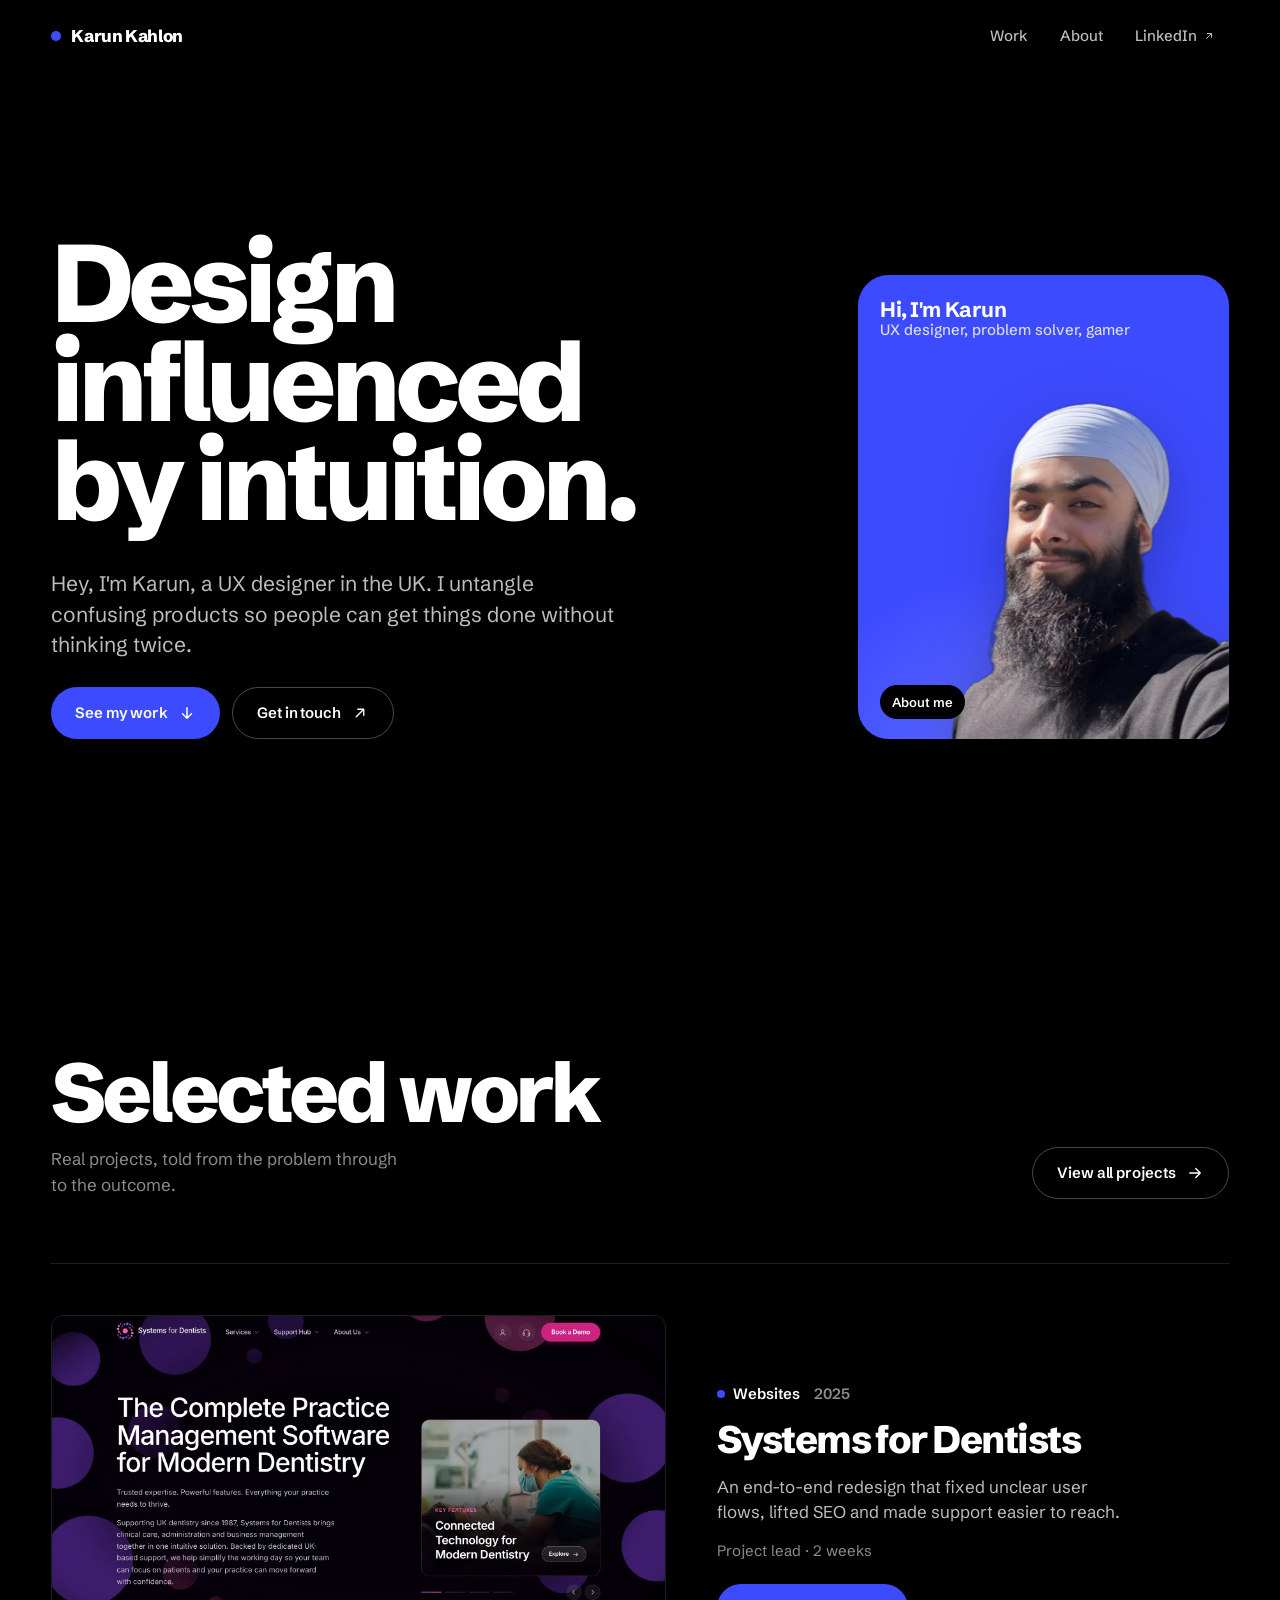
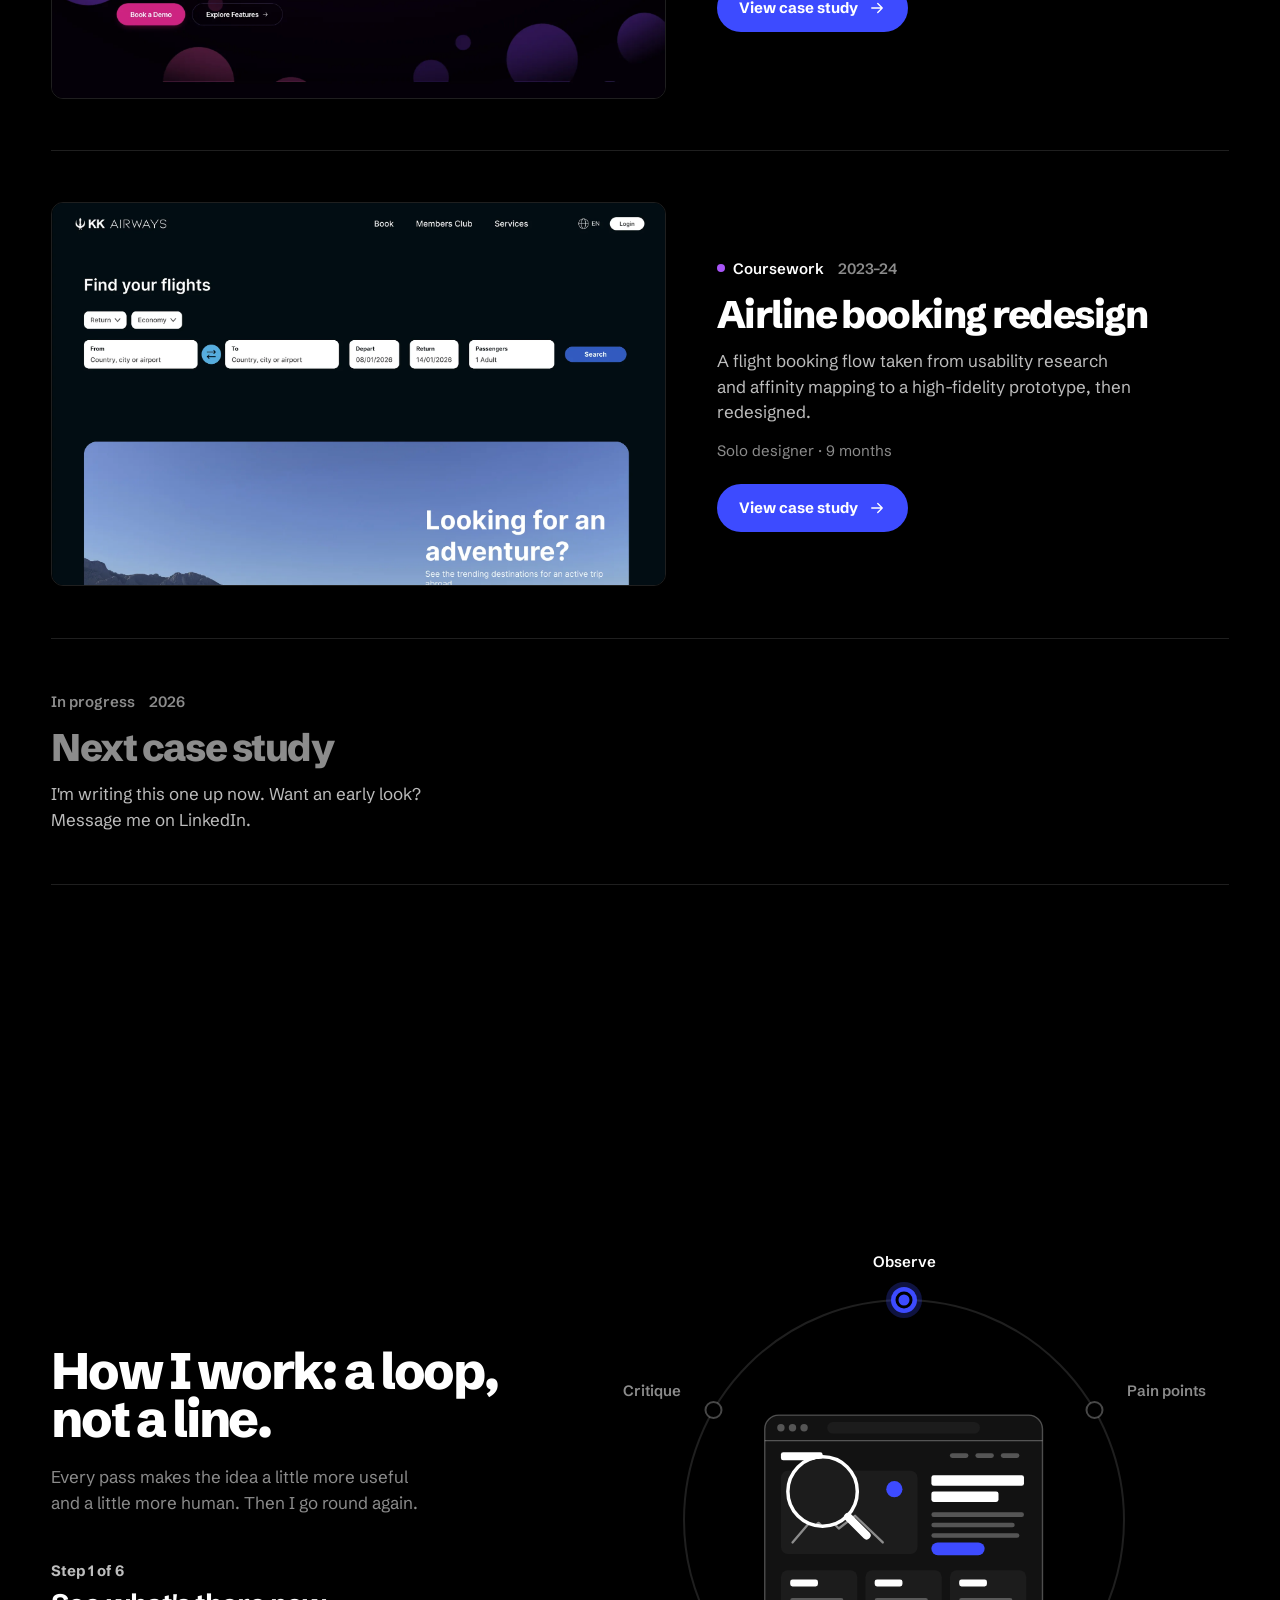
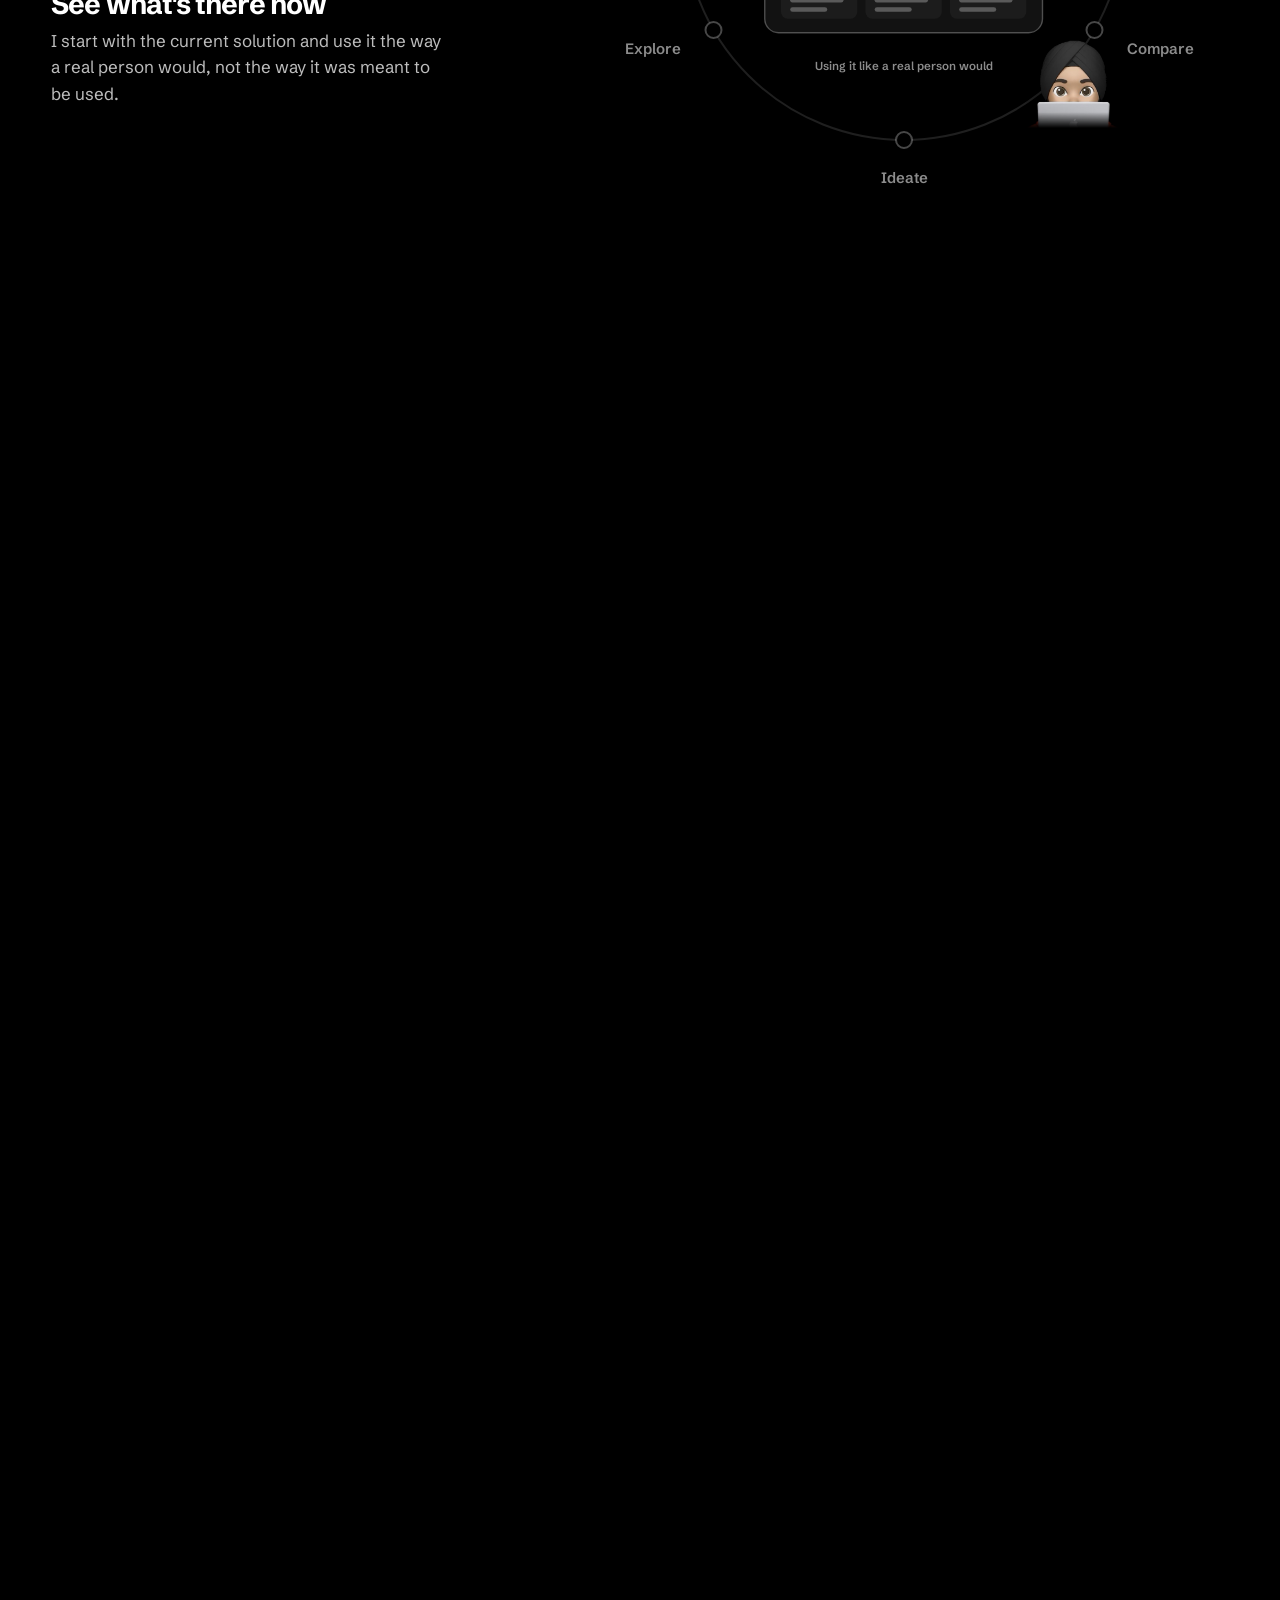
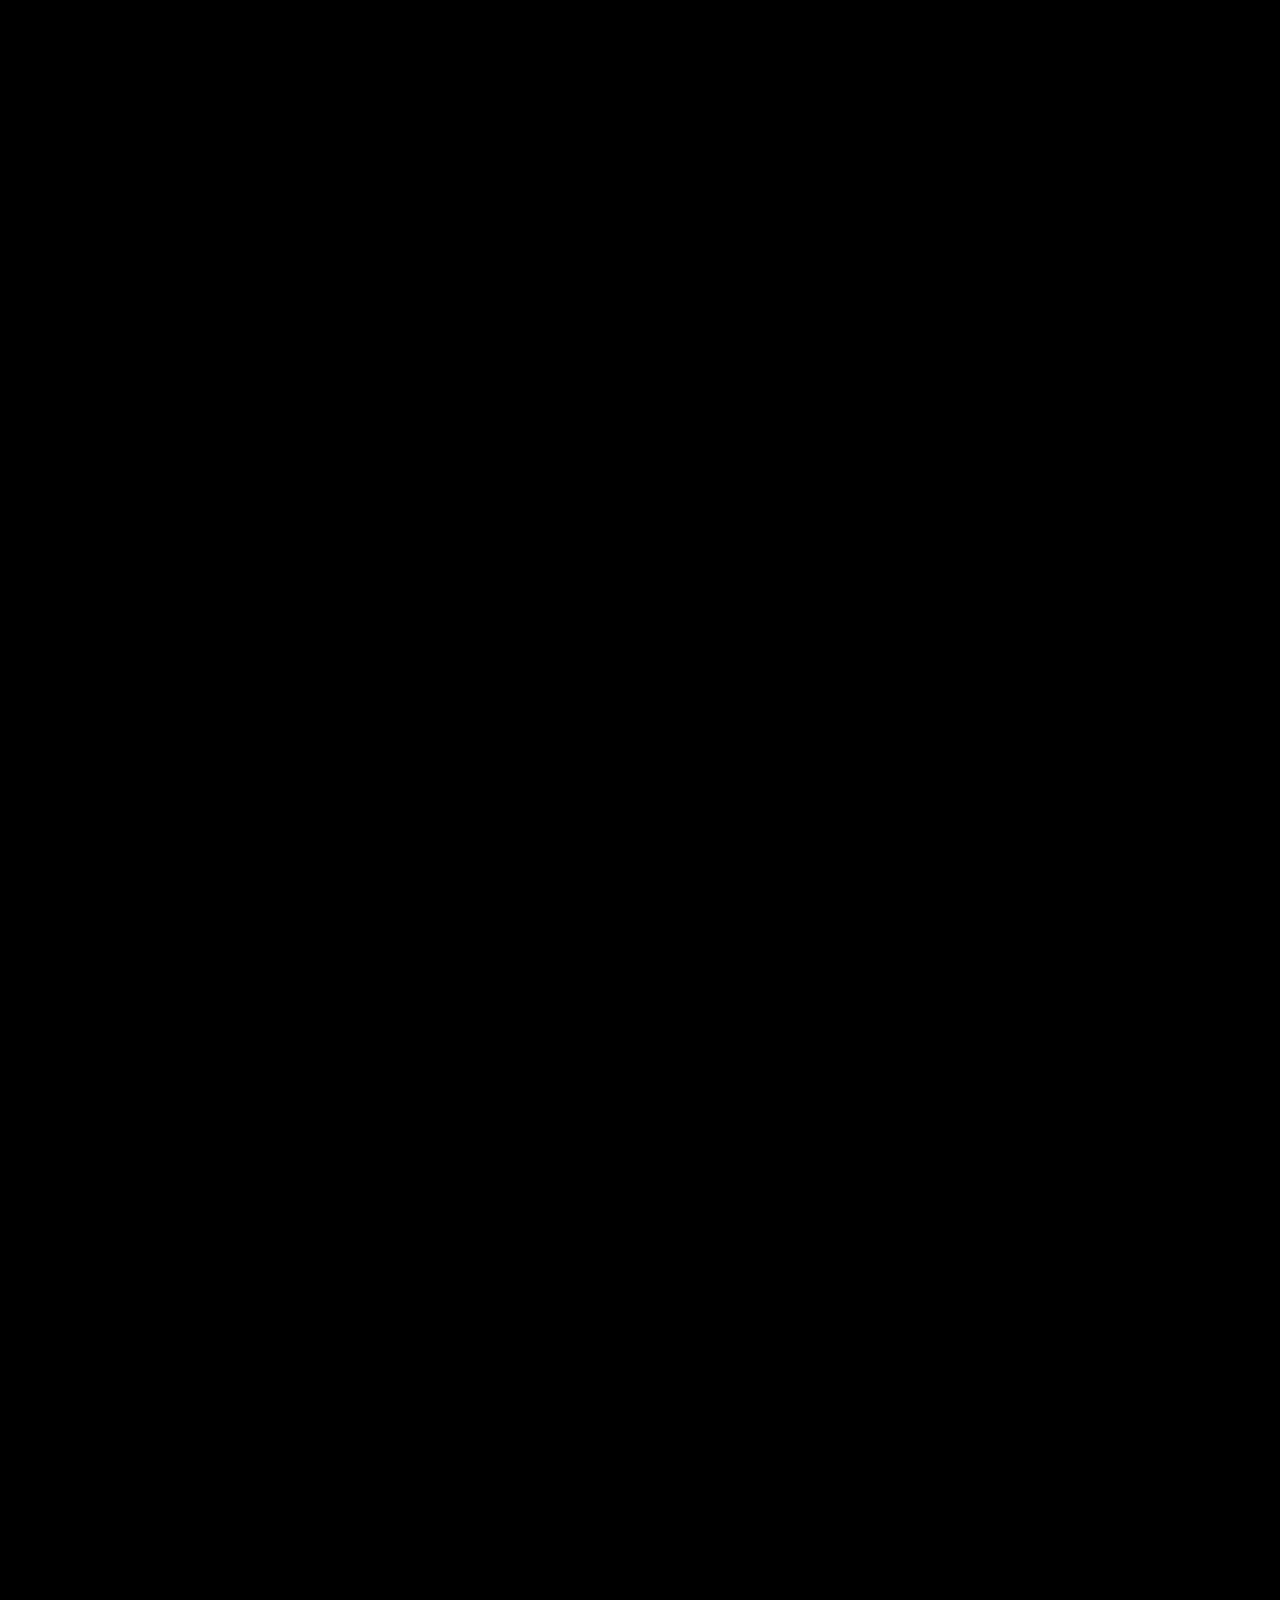
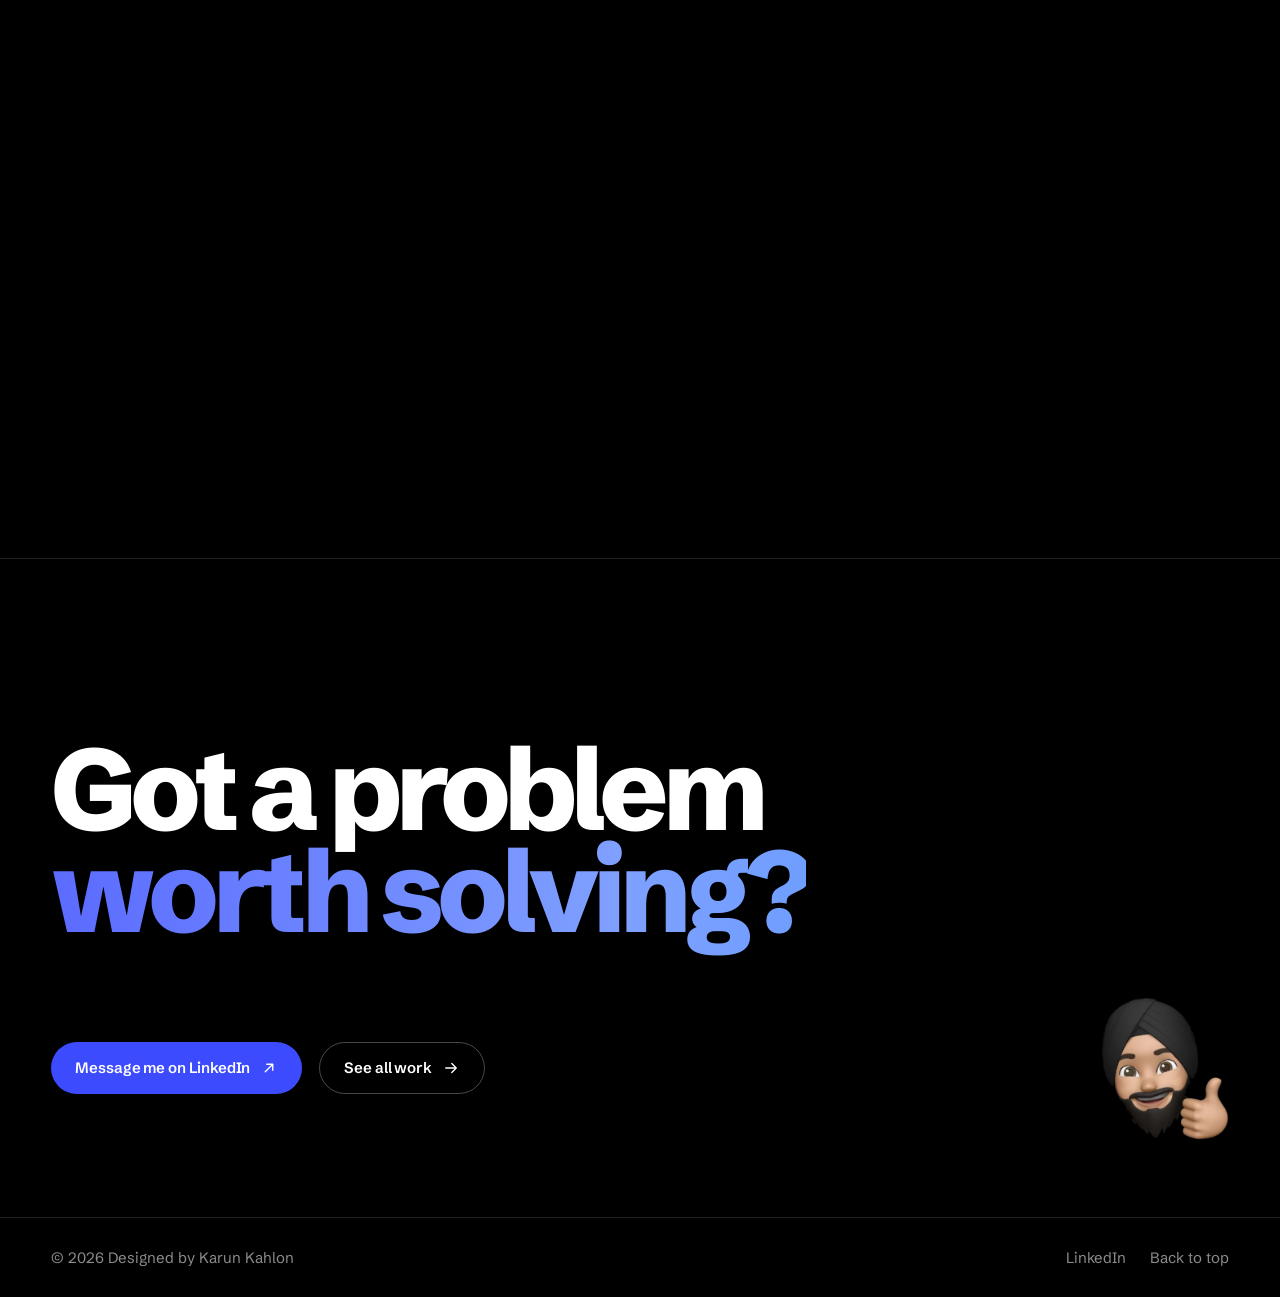
<file: index.html>
<!DOCTYPE html>
<html lang="en-GB">
<head>
  <meta charset="UTF-8">
  <meta name="viewport" content="width=device-width, initial-scale=1, viewport-fit=cover">
  <title>Karun Kahlon — UX Designer</title>
  <meta name="description" content="Karun Kahlon is a UX designer in the UK who designs for people, not just screens. Case studies, process and more.">
  <meta name="theme-color" content="#000000">
  <meta property="og:title" content="Karun Kahlon — UX Designer">
  <meta property="og:description" content="Karun Kahlon is a UX designer in the UK who designs for people, not just screens. Case studies, process and more.">
  <link rel="icon" type="image/svg+xml" href="favicon.svg">
  <link rel="apple-touch-icon" href="favicon.svg">
  <link rel="preconnect" href="https://fonts.googleapis.com">
  <link rel="preconnect" href="https://fonts.gstatic.com" crossorigin>
  <link rel="stylesheet" href="https://fonts.googleapis.com/css2?family=Schibsted+Grotesk:wght@400..900&display=swap">
  <link rel="stylesheet" href="assets/css/main.css">
  <script>
    /* Missing-image fallbacks (runs before any image loads) */
    (function () {
      var r = document.documentElement;
      r.classList.add("js");
      window.__kkQueue = [];
      document.addEventListener("error", function (e) {
        var i = e.target;
        if (!i || i.tagName !== "IMG") return;
        var f = i.getAttribute("data-fallback");
        if (f && !i.dataset.fb) { i.dataset.fb = "1"; i.src = f; return; }
        window.__kkMissing ? window.__kkMissing(i) : window.__kkQueue.push(i);
      }, true);
    })();
  </script>
</head>
<body class="page-home">
<a class="skip-link" href="#main">Skip to content</a>

<header class="nav">
  <div class="wrap nav__inner">
    <a class="nav__brand" href="index.html" aria-label="Karun Kahlon, home"><span class="nav__brand-mark" aria-hidden="true"></span>Karun Kahlon</a>
    <nav class="nav__links" aria-label="Main">
      <a class="nav__link" href="Projects.html">Work</a>
      <a class="nav__link" href="about.html">About</a>
      <a class="nav__link" href="https://www.linkedin.com/in/karun-kahlon-783655301/" target="_blank" rel="noopener noreferrer">LinkedIn <svg viewBox="0 0 24 24" fill="none" stroke="currentColor" stroke-width="2" stroke-linecap="round" stroke-linejoin="round" aria-hidden="true"><path d="M7 17 17 7M9 7h8v8"/></svg></a>
      <button class="menu-btn nav__menu-btn" type="button" aria-controls="menu" aria-expanded="false" aria-label="Open menu"><span></span></button>
    </nav>
  </div>
</header>

<div class="menu" id="menu" aria-hidden="true">
  <nav class="menu__links" aria-label="Mobile">
    <a class="menu__link" href="Projects.html">Work</a>
    <a class="menu__link" href="about.html">About</a>
    <a class="menu__link" href="https://www.linkedin.com/in/karun-kahlon-783655301/" target="_blank" rel="noopener noreferrer">LinkedIn</a>
  </nav>
  <p class="menu__foot">UX designer, UK.</p>
</div>

<main id="main">

  <section class="hero" aria-label="Introduction">
    <div class="wrap hero__grid">
      <div>
        <h1 class="hero__title"><span class="line">Design</span><span class="line">influenced</span><span class="line">by intuition.</span></h1>
        <p class="hero__lede">Hey, I'm Karun, a UX designer in the UK. I untangle confusing products so people can get things done without thinking twice.</p>
        <div class="hero__actions">
          <a class="btn btn--accent" href="#work" data-magnetic="0.3"><span class="btn__label">See my work</span><svg class="btn__icon" viewBox="0 0 24 24" fill="none" stroke="currentColor" stroke-width="2" stroke-linecap="round" stroke-linejoin="round" aria-hidden="true"><path d="M12 5v14M6 13l6 6 6-6"/></svg></a>
          <a class="btn btn--ghost" href="https://www.linkedin.com/in/karun-kahlon-783655301/" target="_blank" rel="noopener noreferrer" data-magnetic="0.25"><span class="btn__label">Get in touch</span><svg class="btn__icon btn__icon--ne" viewBox="0 0 24 24" fill="none" stroke="currentColor" stroke-width="1.8" stroke-linecap="round" stroke-linejoin="round" aria-hidden="true"><path d="M7 17 17 7M9 7h8v8"/></svg></a>
        </div>
      </div>

      <div class="hero__card-wrap">
        <a class="memoji-card" href="about.html" data-cursor="About me" aria-label="About me: meet Karun">
          <div class="memoji-card__top">
            <p class="memoji-card__hello">Hi, I'm Karun<small>UX designer, problem solver, gamer</small></p>
            <span class="memoji-card__arrow" aria-hidden="true"><svg viewBox="0 0 24 24" fill="none" stroke="currentColor" stroke-width="1.8" stroke-linecap="round" stroke-linejoin="round" aria-hidden="true"><path d="M5 12h14M13 6l6 6-6 6"/></svg></span>
          </div>
          <img class="memoji-card__img" src="Images/About/karun.webp" alt="" width="750" height="860" fetchpriority="high">
          <span class="memoji-card__label">About me</span>
        </a>
      </div>
    </div>
  </section>

  <section class="section pwork" id="work" aria-labelledby="work-title">
    <div class="wrap">
      <div class="section-head pwork__head">
        <div>
          <h2 class="section-title" id="work-title">Selected work</h2>
          <p class="section-note pwork__note">Real projects, told from the problem through to the outcome.</p>
        </div>
        <a class="btn btn--ghost pwork__all" href="Projects.html" data-magnetic="0.25"><span class="btn__label">View all projects</span><svg class="btn__icon btn__icon--e" viewBox="0 0 24 24" fill="none" stroke="currentColor" stroke-width="1.8" stroke-linecap="round" stroke-linejoin="round" aria-hidden="true"><path d="M5 12h14M13 6l6 6-6 6"/></svg></a>
      </div>
      <div class="pcards" id="pcards"></div>
      <noscript><p><a class="text-link" href="sfd-project.html">Systems for Dentists</a> &nbsp; <a class="text-link" href="ux-diploma.html">Airline booking redesign</a></p></noscript>
    </div>
  </section>

  <section class="loop" aria-labelledby="loop-title">
    <div class="loop__pin">
      <div class="wrap loop__grid">
        <div>
          <h2 class="loop__title" id="loop-title">How I work: a loop, not a line.</h2>
          <p class="loop__note">Every pass makes the idea a little more useful and a little more human. Then I go round again.</p>
          <div class="loop__steps">
            <div class="loop__step" data-scene="observe" data-short="Observe" data-memoji="Images/Memoji/laptop.png">
              <p class="loop__step-n">Step 1 of 6</p>
              <h3>See what's there now</h3>
              <p>I start with the current solution and use it the way a real person would, not the way it was meant to be used.</p>
            </div>
            <div class="loop__step" data-scene="pain" data-short="Pain points" data-memoji="Images/Memoji/thumbs-down.png">
              <p class="loop__step-n">Step 2 of 6</p>
              <h3>Find the pain points</h3>
              <p>Where do people hesitate, backtrack or give up? Those moments become the brief.</p>
            </div>
            <div class="loop__step" data-scene="compare" data-short="Compare" data-memoji="Images/Memoji/shrug.png">
              <p class="loop__step-n">Step 3 of 6</p>
              <h3>Study the competition</h3>
              <p>I analyse how others solve the same problem, noting what's worth learning from and what to avoid.</p>
            </div>
            <div class="loop__step" data-scene="ideate" data-short="Ideate" data-memoji="Images/Memoji/idea.png">
              <p class="loop__step-n">Step 4 of 6</p>
              <h3>Generate ideas</h3>
              <p>Sketches, flows and rough layouts. Quantity first, judgement later.</p>
            </div>
            <div class="loop__step" data-scene="explore" data-short="Explore" data-memoji="Images/Memoji/celebrate.png">
              <p class="loop__step-n">Step 5 of 6</p>
              <h3>Explore UI with AI</h3>
              <p>I use AI to widen the range of visual directions quickly and find a bit of flair I might not reach alone.</p>
            </div>
            <div class="loop__step" data-scene="critique" data-short="Critique" data-memoji="Images/Memoji/thumbs-up.png">
              <p class="loop__step-n">Step 6 of 6</p>
              <h3>Critique and make it human</h3>
              <p>Then I challenge what the AI suggested, cut anything generic and shape it around real users. And assess again.</p>
            </div>
          </div>
        </div>
        <div class="loop__ring">
          <svg viewBox="0 0 560 560" aria-hidden="true">
            <circle class="loop__track" cx="280" cy="280" r="220"/>
            <circle class="loop__progress" cx="280" cy="280" r="220"/>
            <g class="loop__nodes"></g>
            <g class="loop__head"><circle class="loop__head-glow" r="18"/><circle class="loop__head-dot" r="7"/></g>
          </svg>
          <div class="loop__center"><div class="loop__scenes" aria-hidden="true"></div><img class="loop__memoji" src="Images/Memoji/laptop.png" alt="" width="700" height="655"></div>
        </div>
      </div>
    </div>
  </section>

<section class="contact" aria-labelledby="contact-title">
  <div class="wrap">
    <h2 class="contact__title" id="contact-title">Got a problem worth solving?</h2>
    <div class="contact__row">
      <a class="btn btn--accent" href="https://www.linkedin.com/in/karun-kahlon-783655301/" target="_blank" rel="noopener noreferrer" data-magnetic="0.35"><span class="btn__label">Message me on LinkedIn</span><svg class="btn__icon btn__icon--ne" viewBox="0 0 24 24" fill="none" stroke="currentColor" stroke-width="1.8" stroke-linecap="round" stroke-linejoin="round" aria-hidden="true"><path d="M7 17 17 7M9 7h8v8"/></svg></a>
      <a class="btn btn--ghost" href="Projects.html" data-magnetic="0.25"><span class="btn__label">See all work</span><svg class="btn__icon btn__icon--e" viewBox="0 0 24 24" fill="none" stroke="currentColor" stroke-width="1.8" stroke-linecap="round" stroke-linejoin="round" aria-hidden="true"><path d="M5 12h14M13 6l6 6-6 6"/></svg></a>
      <img class="contact__memoji" src="Images/Memoji/thumbs-up.png" alt="" loading="lazy" width="628" height="700">
    </div>
  </div>
</section>

</main>

<footer class="footer">
  <div class="wrap footer__inner">
    <p>&copy; <span data-year>2026</span> Designed by Karun Kahlon</p>
    <div class="footer__links">
      <a href="https://www.linkedin.com/in/karun-kahlon-783655301/" target="_blank" rel="noopener noreferrer">LinkedIn</a>
      <a href="#main">Back to top</a>
    </div>
  </div>
</footer>

<script src="assets/js/projects.js"></script>
<script src="assets/js/main.js"></script>
</body>
</html>
</file>
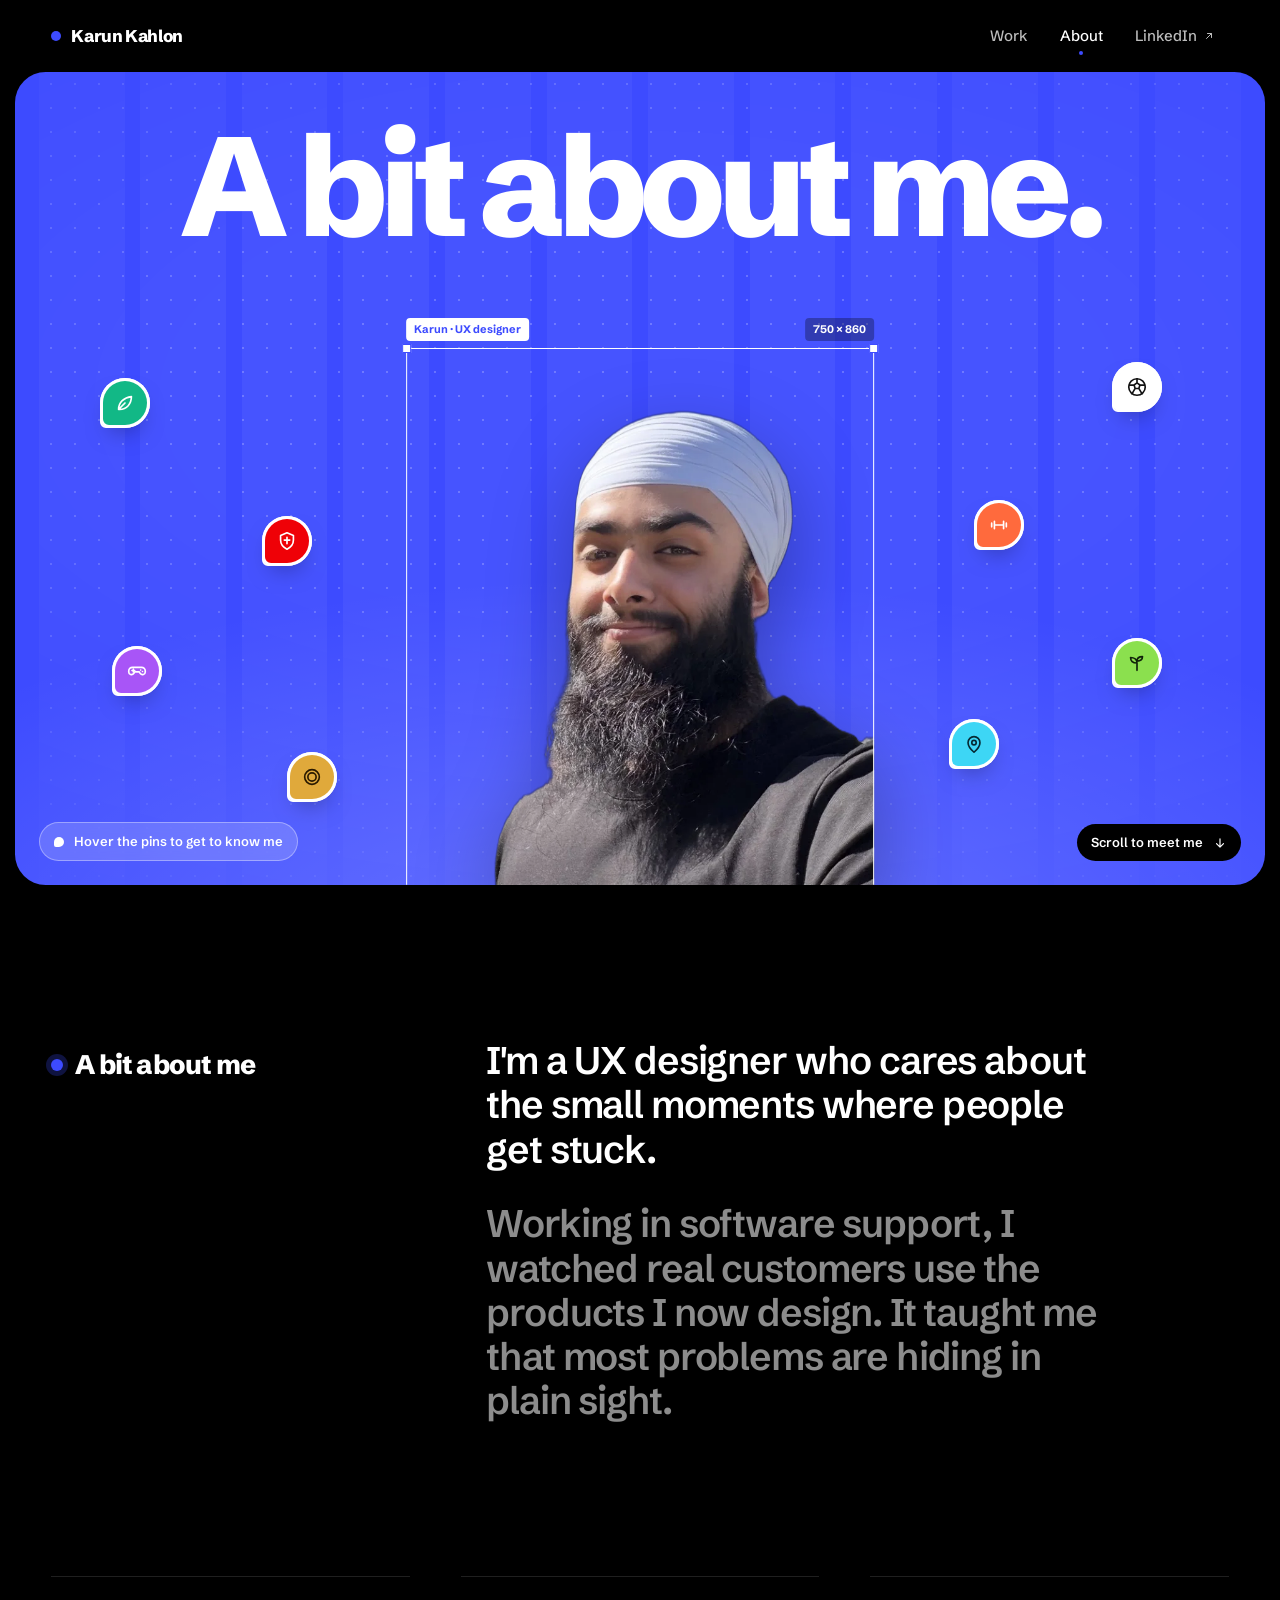
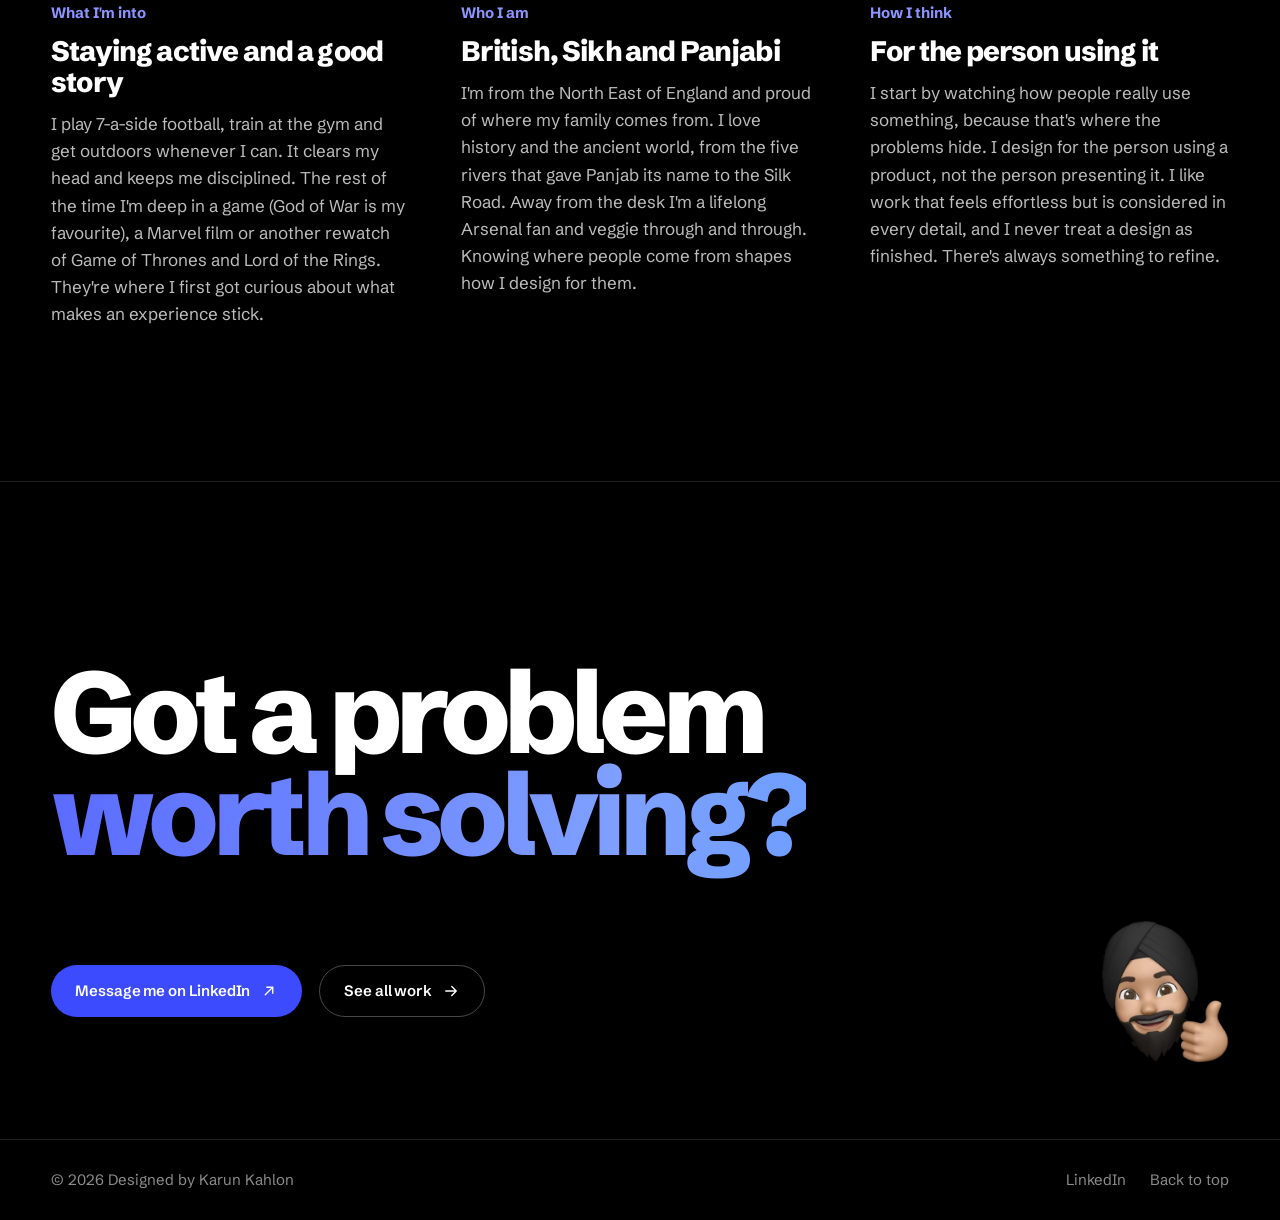
<file: about.html>
<!DOCTYPE html>
<html lang="en-GB">
<head>
  <meta charset="UTF-8">
  <meta name="viewport" content="width=device-width, initial-scale=1, viewport-fit=cover">
  <title>About — Karun Kahlon</title>
  <meta name="description" content="Get to know Karun Kahlon: UX designer, hiker, gamer and culture enthusiast, and the iterative loop he designs with.">
  <meta name="theme-color" content="#000000">
  <meta property="og:title" content="About — Karun Kahlon">
  <meta property="og:description" content="Get to know Karun Kahlon: UX designer, hiker, gamer and culture enthusiast, and the iterative loop he designs with.">
  <link rel="icon" type="image/svg+xml" href="favicon.svg">
  <link rel="apple-touch-icon" href="favicon.svg">
  <link rel="preconnect" href="https://fonts.googleapis.com">
  <link rel="preconnect" href="https://fonts.gstatic.com" crossorigin>
  <link rel="stylesheet" href="https://fonts.googleapis.com/css2?family=Schibsted+Grotesk:wght@400..900&display=swap">
  <link rel="stylesheet" href="assets/css/main.css">
  <script>
    /* Missing-image fallbacks (runs before any image loads) */
    (function () {
      var r = document.documentElement;
      r.classList.add("js");
      window.__kkQueue = [];
      document.addEventListener("error", function (e) {
        var i = e.target;
        if (!i || i.tagName !== "IMG") return;
        var f = i.getAttribute("data-fallback");
        if (f && !i.dataset.fb) { i.dataset.fb = "1"; i.src = f; return; }
        window.__kkMissing ? window.__kkMissing(i) : window.__kkQueue.push(i);
      }, true);
    })();
  </script>
</head>
<body class="page-about">
<a class="skip-link" href="#main">Skip to content</a>

<header class="nav">
  <div class="wrap nav__inner">
    <a class="nav__brand" href="index.html" aria-label="Karun Kahlon, home"><span class="nav__brand-mark" aria-hidden="true"></span>Karun Kahlon</a>
    <nav class="nav__links" aria-label="Main">
      <a class="nav__link" href="Projects.html">Work</a>
      <a class="nav__link" href="about.html" aria-current="page">About</a>
      <a class="nav__link" href="https://www.linkedin.com/in/karun-kahlon-783655301/" target="_blank" rel="noopener noreferrer">LinkedIn <svg viewBox="0 0 24 24" fill="none" stroke="currentColor" stroke-width="2" stroke-linecap="round" stroke-linejoin="round" aria-hidden="true"><path d="M7 17 17 7M9 7h8v8"/></svg></a>
      <button class="menu-btn nav__menu-btn" type="button" aria-controls="menu" aria-expanded="false" aria-label="Open menu"><span></span></button>
    </nav>
  </div>
</header>

<div class="menu" id="menu" aria-hidden="true">
  <nav class="menu__links" aria-label="Mobile">
    <a class="menu__link" href="Projects.html">Work</a>
    <a class="menu__link" href="about.html" aria-current="page">About</a>
    <a class="menu__link" href="https://www.linkedin.com/in/karun-kahlon-783655301/" target="_blank" rel="noopener noreferrer">LinkedIn</a>
  </nav>
  <p class="menu__foot">UX designer, UK.</p>
</div>

<main id="main">

  <div class="progress" aria-hidden="true"><span></span></div>

  <section class="about-hero" aria-labelledby="about-title">
    <div class="about-hero__text">
      <h1 class="about-hero__title" id="about-title">A bit about me.</h1>
    </div>
    <div class="about-hero__grid" aria-hidden="true"></div>
    <div class="about-hero__frame" aria-hidden="true">
      <span class="ahf__name">Karun · UX designer</span>
      <span class="ahf__size">750 × 860</span>
      <i class="ahf__h ahf__h--tl"></i><i class="ahf__h ahf__h--tr"></i>
      <span class="ahf__red ahf__red--l"><b></b></span><span class="ahf__red ahf__red--r"><b></b></span>
    </div>
    <div class="hpins">
      <button class="hpin" type="button" style="--x:7%;--y:38%;--c:#12B886;--ink:#fff;--i:0" aria-label="Vegetarian. Veggie, through and through."><span class="hpin__dot"><svg viewBox="0 0 24 24" aria-hidden="true"><path d="M5 19c0-8 6-13 14-14 0 8-5 14-13 14M5 19l7-7"/></svg></span><span class="hpin__card" aria-hidden="true"><b>Vegetarian</b><span>Veggie, through and through</span></span></button>
      <button class="hpin" type="button" style="--x:20%;--y:55%;--c:#EF0107;--ink:#fff;--i:1" aria-label="Arsenal. Victoria Concordia Crescit."><span class="hpin__dot"><svg viewBox="0 0 24 24" aria-hidden="true"><path d="M12 3l7 3v5c0 5-3 8-7 10-4-2-7-5-7-10V6z"/><path d="M9 11h6M12 8v7"/></svg></span><span class="hpin__card" aria-hidden="true"><b>Arsenal</b><span>Victoria Concordia Crescit</span></span></button>
      <button class="hpin" type="button" style="--x:8%;--y:71%;--c:#A855F7;--ink:#fff;--i:2" aria-label="Gamer. God of War is my favourite."><span class="hpin__dot"><svg viewBox="0 0 24 24" aria-hidden="true"><path d="M7 8h10a4 4 0 0 1 4 4v1a3 3 0 0 1-5.4 1.8L14.5 13h-5l-1.1 1.8A3 3 0 0 1 3 13v-1a4 4 0 0 1 4-4z"/><path d="M8 10v3M6.5 11.5h3M16 11h.01M18 12.5h.01"/></svg></span><span class="hpin__card" aria-hidden="true"><b>Gamer</b><span>God of War is my favourite</span></span></button>
      <button class="hpin" type="button" style="--x:22%;--y:84%;--c:#E0A93B;--ink:#2A1A00;--i:3" aria-label="Marvel, GOT and LOTR. Big on stories and world-building."><span class="hpin__dot"><svg viewBox="0 0 24 24" aria-hidden="true"><circle cx="12" cy="12" r="8"/><circle cx="12" cy="12" r="4.5"/></svg></span><span class="hpin__card" aria-hidden="true"><b>Marvel, GOT and LOTR</b><span>Big on stories and world-building</span></span></button>
      <button class="hpin hpin--r" type="button" style="--x:88%;--y:36%;--c:#FFFFFF;--ink:#111;--i:4" aria-label="Football. I play 7-a-side."><span class="hpin__dot"><svg viewBox="0 0 24 24" aria-hidden="true"><circle cx="12" cy="12" r="9"/><path d="M12 7.5l3.2 2.3-1.2 3.8h-4l-1.2-3.8zM12 3v4.5M20.5 10l-5.3-.2M17.5 19.5l-3.5-6M6.5 19.5l3.5-6M3.5 10l5.3-.2"/></svg></span><span class="hpin__card" aria-hidden="true"><b>Football</b><span>I play 7-a-side</span></span></button>
      <button class="hpin hpin--r" type="button" style="--x:77%;--y:53%;--c:#FF6A3D;--ink:#fff;--i:5" aria-label="Gym. Training keeps me disciplined."><span class="hpin__dot"><svg viewBox="0 0 24 24" aria-hidden="true"><path d="M4 10v4M7 8v8M17 8v8M20 10v4M7 12h10"/></svg></span><span class="hpin__card" aria-hidden="true"><b>Gym</b><span>Training keeps me disciplined</span></span></button>
      <button class="hpin hpin--r" type="button" style="--x:88%;--y:70%;--c:#8BE04E;--ink:#10220A;--i:6" aria-label="21 years old. Plenty of room to grow in the right team."><span class="hpin__dot"><svg viewBox="0 0 24 24" aria-hidden="true"><path d="M12 20v-8M12 12c0-4-3-6-7-6 0 4 3 6 7 6zM12 10c0-3 2-5 6-5 0 3-2 5-6 5"/></svg></span><span class="hpin__card" aria-hidden="true"><b>21 years old</b><span>Plenty of room to grow in the right team</span></span></button>
      <button class="hpin hpin--r" type="button" style="--x:75%;--y:80%;--c:#3DD6F5;--ink:#062A33;--i:7" aria-label="North East England. Where I'm from."><span class="hpin__dot"><svg viewBox="0 0 24 24" aria-hidden="true"><path d="M12 21s-6.5-5.8-6.5-10.5a6.5 6.5 0 0 1 13 0C18.5 15.2 12 21 12 21z"/><circle cx="12" cy="10.5" r="2.4"/></svg></span><span class="hpin__card" aria-hidden="true"><b>North East England</b><span>Where I'm from</span></span></button>
    </div>
    <p class="hpins__hint" aria-hidden="true"><span class="hpins__hint-dot"></span><span class="only-hover">Hover the pins to get to know me</span><span class="only-touch">Tap the pins to get to know me</span></p>
    <img class="about-hero__memoji" src="Images/About/karun.webp" alt="Karun smiling, wearing a light blue turban and a black T-shirt" width="750" height="860">
    <span class="about-hero__cue" aria-hidden="true">Scroll to meet me <svg viewBox="0 0 24 24" fill="none" stroke="currentColor" stroke-width="2" stroke-linecap="round" stroke-linejoin="round" aria-hidden="true"><path d="M12 5v14M6 13l6 6 6-6"/></svg></span>
  </section>

  <section class="intro" aria-labelledby="intro-title">
    <div class="wrap intro__grid">
      <h2 class="intro__label" id="intro-title">A bit about me</h2>
      <div>
        <p class="intro__text">I'm a UX designer who cares about the small moments where people get stuck.</p>
        <p class="intro__text">Working in software support, I watched real customers use the products I now design. It taught me that most problems are hiding in plain sight.</p>
      </div>
    </div>
  </section>

  <section class="me" aria-label="Getting to know me">
    <div class="wrap">
      <ul class="me__grid">
        <li class="me__item">
          <p class="me__label">What I'm into</p>
          <h2 class="me__title">Staying active and a good story</h2>
          <p class="me__text">I play 7-a-side football, train at the gym and get outdoors whenever I can. It clears my head and keeps me disciplined. The rest of the time I'm deep in a game (God of War is my favourite), a Marvel film or another rewatch of Game of Thrones and Lord of the Rings. They're where I first got curious about what makes an experience stick.</p>
        </li>
        <li class="me__item">
          <p class="me__label">Who I am</p>
          <h2 class="me__title">British, Sikh and Panjabi</h2>
          <p class="me__text">I'm from the North East of England and proud of where my family comes from. I love history and the ancient world, from the five rivers that gave Panjab its name to the Silk Road. Away from the desk I'm a lifelong Arsenal fan and veggie through and through. Knowing where people come from shapes how I design for them.</p>
        </li>
        <li class="me__item">
          <p class="me__label">How I think</p>
          <h2 class="me__title">For the person using it</h2>
          <p class="me__text">I start by watching how people really use something, because that's where the problems hide. I design for the person using a product, not the person presenting it. I like work that feels effortless but is considered in every detail, and I never treat a design as finished. There's always something to refine.</p>
        </li>
      </ul>
    </div>
  </section>

<section class="contact" aria-labelledby="contact-title">
  <div class="wrap">
    <h2 class="contact__title" id="contact-title">Got a problem worth solving?</h2>
    <div class="contact__row">
      <a class="btn btn--accent" href="https://www.linkedin.com/in/karun-kahlon-783655301/" target="_blank" rel="noopener noreferrer" data-magnetic="0.35"><span class="btn__label">Message me on LinkedIn</span><svg class="btn__icon btn__icon--ne" viewBox="0 0 24 24" fill="none" stroke="currentColor" stroke-width="1.8" stroke-linecap="round" stroke-linejoin="round" aria-hidden="true"><path d="M7 17 17 7M9 7h8v8"/></svg></a>
      <a class="btn btn--ghost" href="Projects.html" data-magnetic="0.25"><span class="btn__label">See all work</span><svg class="btn__icon btn__icon--e" viewBox="0 0 24 24" fill="none" stroke="currentColor" stroke-width="1.8" stroke-linecap="round" stroke-linejoin="round" aria-hidden="true"><path d="M5 12h14M13 6l6 6-6 6"/></svg></a>
      <img class="contact__memoji" src="Images/Memoji/thumbs-up.png" alt="" loading="lazy" width="628" height="700">
    </div>
  </div>
</section>

</main>

<footer class="footer">
  <div class="wrap footer__inner">
    <p>&copy; <span data-year>2026</span> Designed by Karun Kahlon</p>
    <div class="footer__links">
      <a href="https://www.linkedin.com/in/karun-kahlon-783655301/" target="_blank" rel="noopener noreferrer">LinkedIn</a>
      <a href="#main">Back to top</a>
    </div>
  </div>
</footer>

<script src="assets/js/projects.js"></script>
<script src="assets/js/main.js"></script>
</body>
</html>
</file>
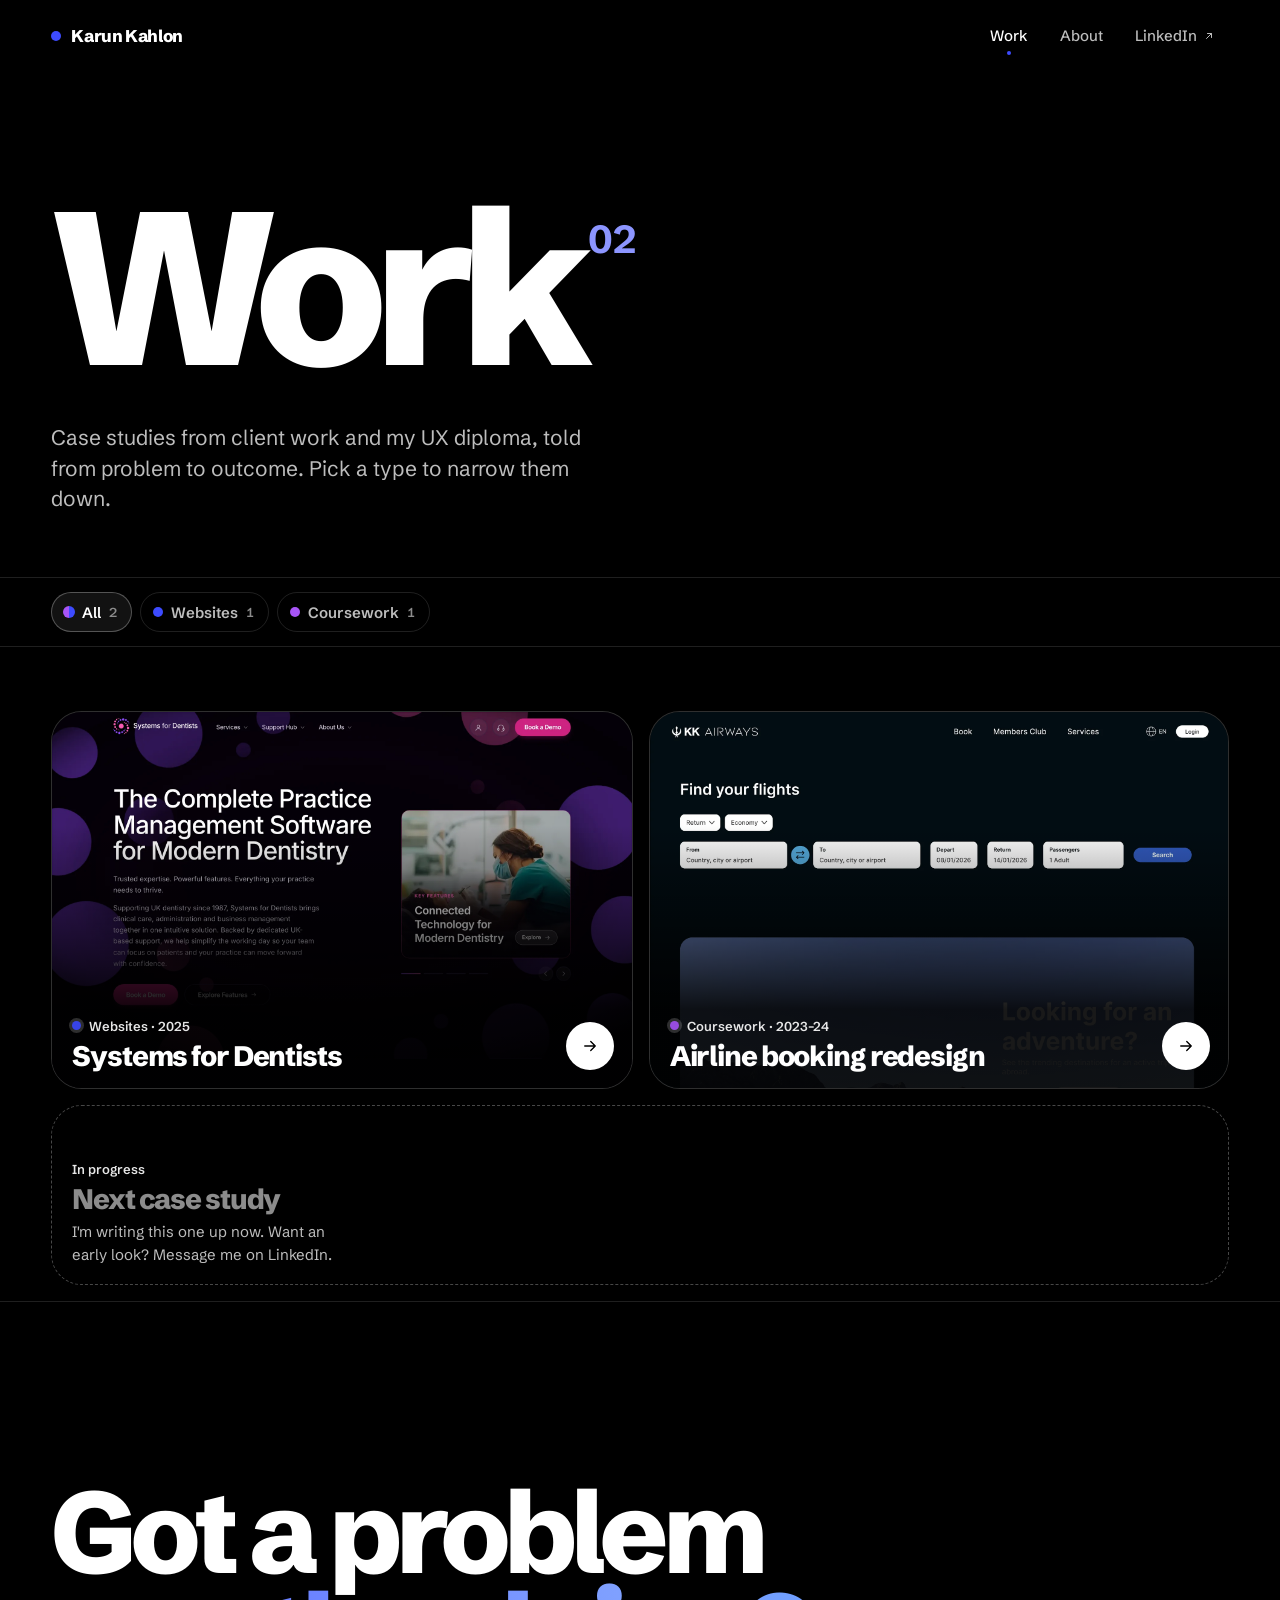
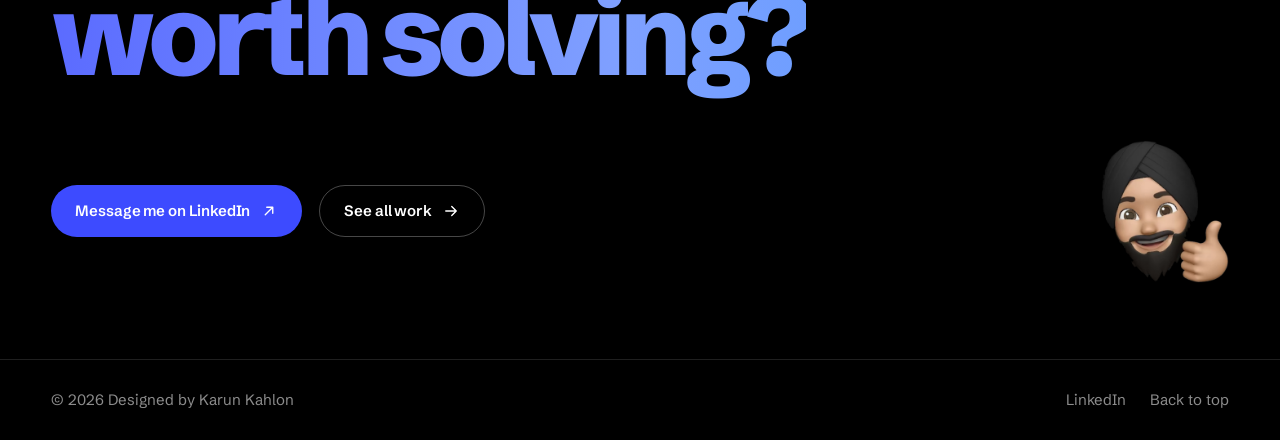
<file: Projects.html>
<!DOCTYPE html>
<html lang="en-GB">
<head>
  <meta charset="UTF-8">
  <meta name="viewport" content="width=device-width, initial-scale=1, viewport-fit=cover">
  <title>Work — Karun Kahlon</title>
  <meta name="description" content="UX and product design case studies by Karun Kahlon.">
  <meta name="theme-color" content="#000000">
  <meta property="og:title" content="Work — Karun Kahlon">
  <meta property="og:description" content="UX and product design case studies by Karun Kahlon.">
  <link rel="icon" type="image/svg+xml" href="favicon.svg">
  <link rel="apple-touch-icon" href="favicon.svg">
  <link rel="preconnect" href="https://fonts.googleapis.com">
  <link rel="preconnect" href="https://fonts.gstatic.com" crossorigin>
  <link rel="stylesheet" href="https://fonts.googleapis.com/css2?family=Schibsted+Grotesk:wght@400..900&display=swap">
  <link rel="stylesheet" href="assets/css/main.css">
  <script>
    /* Missing-image fallbacks (runs before any image loads) */
    (function () {
      var r = document.documentElement;
      r.classList.add("js");
      window.__kkQueue = [];
      document.addEventListener("error", function (e) {
        var i = e.target;
        if (!i || i.tagName !== "IMG") return;
        var f = i.getAttribute("data-fallback");
        if (f && !i.dataset.fb) { i.dataset.fb = "1"; i.src = f; return; }
        window.__kkMissing ? window.__kkMissing(i) : window.__kkQueue.push(i);
      }, true);
    })();
  </script>
</head>
<body class="page-work">
<a class="skip-link" href="#main">Skip to content</a>

<header class="nav">
  <div class="wrap nav__inner">
    <a class="nav__brand" href="index.html" aria-label="Karun Kahlon, home"><span class="nav__brand-mark" aria-hidden="true"></span>Karun Kahlon</a>
    <nav class="nav__links" aria-label="Main">
      <a class="nav__link" href="Projects.html" aria-current="page">Work</a>
      <a class="nav__link" href="about.html">About</a>
      <a class="nav__link" href="https://www.linkedin.com/in/karun-kahlon-783655301/" target="_blank" rel="noopener noreferrer">LinkedIn <svg viewBox="0 0 24 24" fill="none" stroke="currentColor" stroke-width="2" stroke-linecap="round" stroke-linejoin="round" aria-hidden="true"><path d="M7 17 17 7M9 7h8v8"/></svg></a>
      <button class="menu-btn nav__menu-btn" type="button" aria-controls="menu" aria-expanded="false" aria-label="Open menu"><span></span></button>
    </nav>
  </div>
</header>

<div class="menu" id="menu" aria-hidden="true">
  <nav class="menu__links" aria-label="Mobile">
    <a class="menu__link" href="Projects.html" aria-current="page">Work</a>
    <a class="menu__link" href="about.html">About</a>
    <a class="menu__link" href="https://www.linkedin.com/in/karun-kahlon-783655301/" target="_blank" rel="noopener noreferrer">LinkedIn</a>
  </nav>
  <p class="menu__foot">UX designer, UK.</p>
</div>

<main id="main">

  <section class="wrap work-head" aria-labelledby="work-title">
    <h1 class="work-head__title" id="work-title">Work<sup id="work-count" aria-label="case studies">02</sup></h1>
    <div class="work-head__row">
      <p class="work-head__intro">Case studies from client work and my UX diploma, told from problem to outcome. Pick a type to narrow them down.</p>
    </div>
  </section>

  <div class="work-bar">
    <div class="wrap work-bar__inner">
      <div class="filters" id="filters" role="group" aria-label="Filter by project type"></div>
    </div>
  </div>

  <section class="wrap bento-wrap" id="bento-wrap" aria-label="All projects">
    <ul class="bento" id="bento"></ul>
  </section>

  <noscript><p class="wrap"><a class="text-link" href="sfd-project.html">Systems for Dentists</a> &nbsp; <a class="text-link" href="ux-diploma.html">Airline booking redesign</a></p></noscript>

<section class="contact" aria-labelledby="contact-title">
  <div class="wrap">
    <h2 class="contact__title" id="contact-title">Got a problem worth solving?</h2>
    <div class="contact__row">
      <a class="btn btn--accent" href="https://www.linkedin.com/in/karun-kahlon-783655301/" target="_blank" rel="noopener noreferrer" data-magnetic="0.35"><span class="btn__label">Message me on LinkedIn</span><svg class="btn__icon btn__icon--ne" viewBox="0 0 24 24" fill="none" stroke="currentColor" stroke-width="1.8" stroke-linecap="round" stroke-linejoin="round" aria-hidden="true"><path d="M7 17 17 7M9 7h8v8"/></svg></a>
      <a class="btn btn--ghost" href="Projects.html" data-magnetic="0.25"><span class="btn__label">See all work</span><svg class="btn__icon btn__icon--e" viewBox="0 0 24 24" fill="none" stroke="currentColor" stroke-width="1.8" stroke-linecap="round" stroke-linejoin="round" aria-hidden="true"><path d="M5 12h14M13 6l6 6-6 6"/></svg></a>
      <img class="contact__memoji" src="Images/Memoji/thumbs-up.png" alt="" loading="lazy" width="628" height="700">
    </div>
  </div>
</section>

</main>

<footer class="footer">
  <div class="wrap footer__inner">
    <p>&copy; <span data-year>2026</span> Designed by Karun Kahlon</p>
    <div class="footer__links">
      <a href="https://www.linkedin.com/in/karun-kahlon-783655301/" target="_blank" rel="noopener noreferrer">LinkedIn</a>
      <a href="#main">Back to top</a>
    </div>
  </div>
</footer>

<script src="assets/js/projects.js"></script>
<script src="assets/js/main.js"></script>
</body>
</html>
</file>
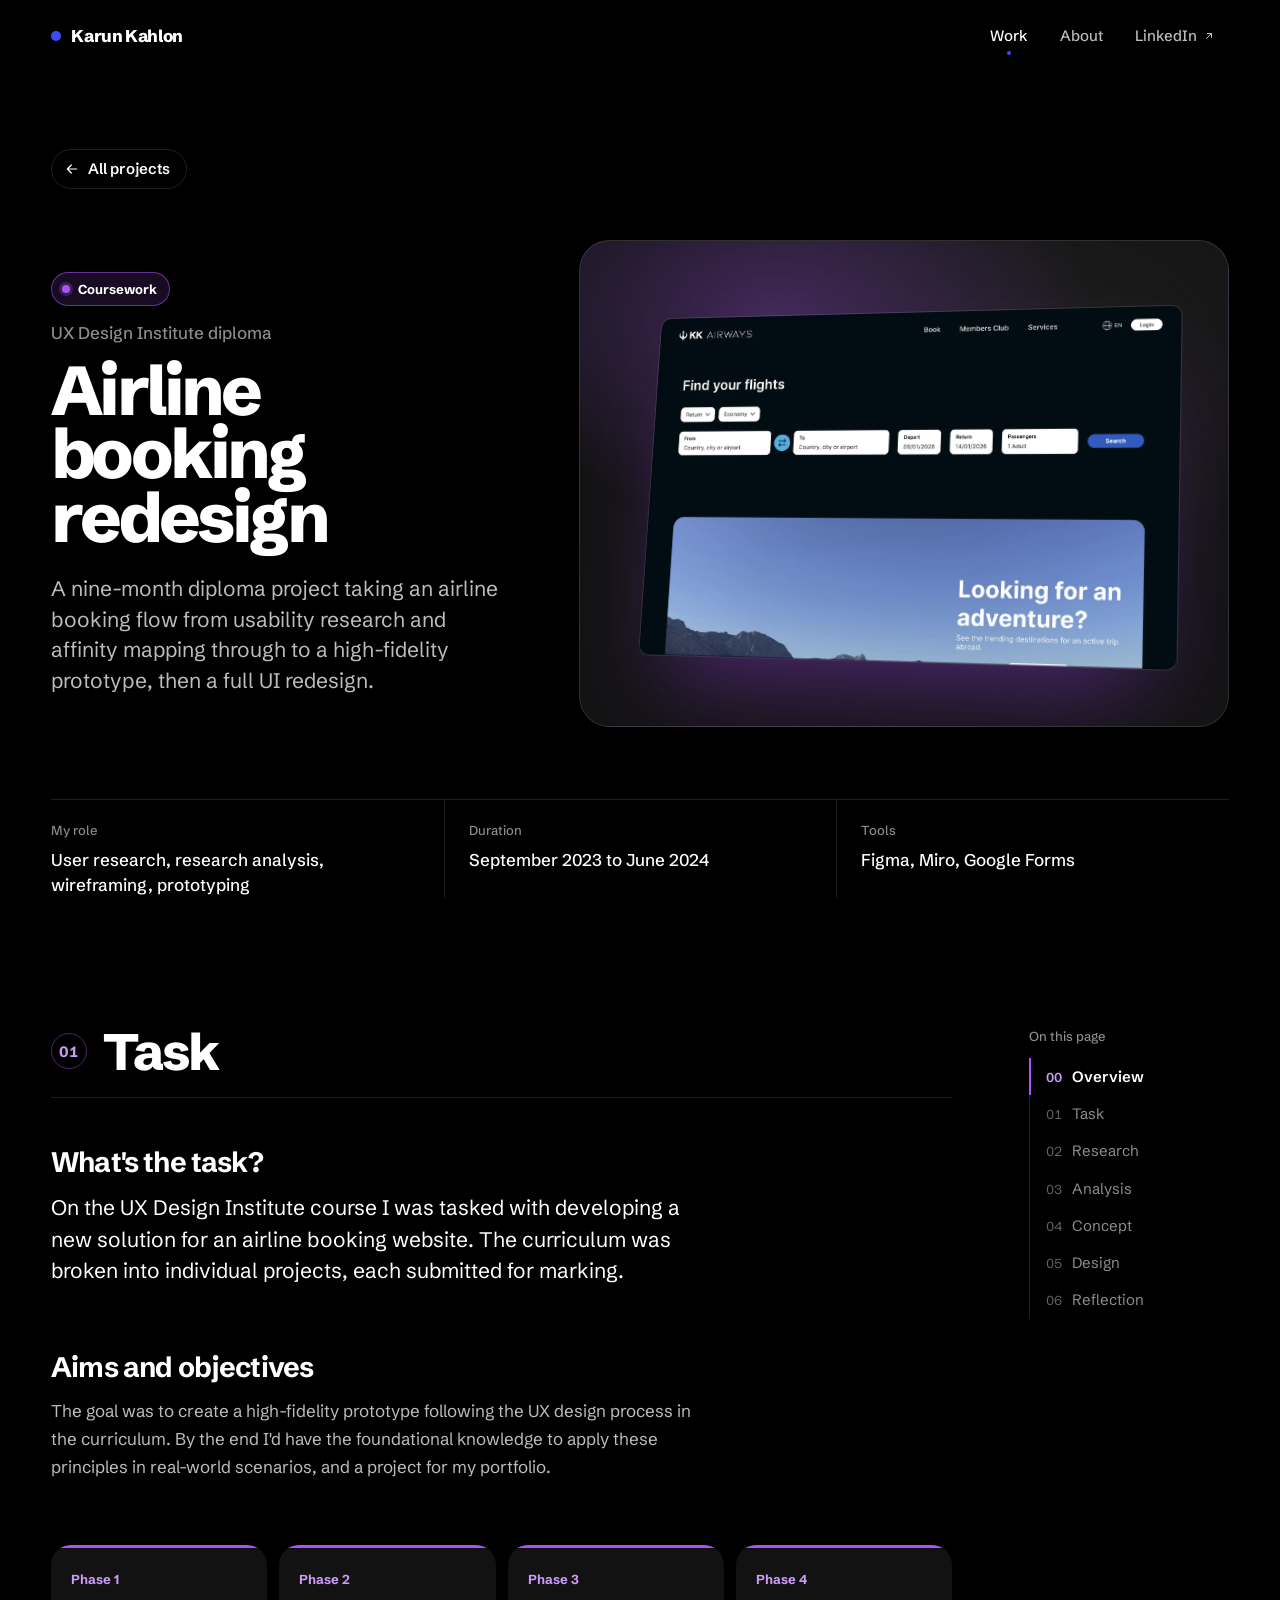
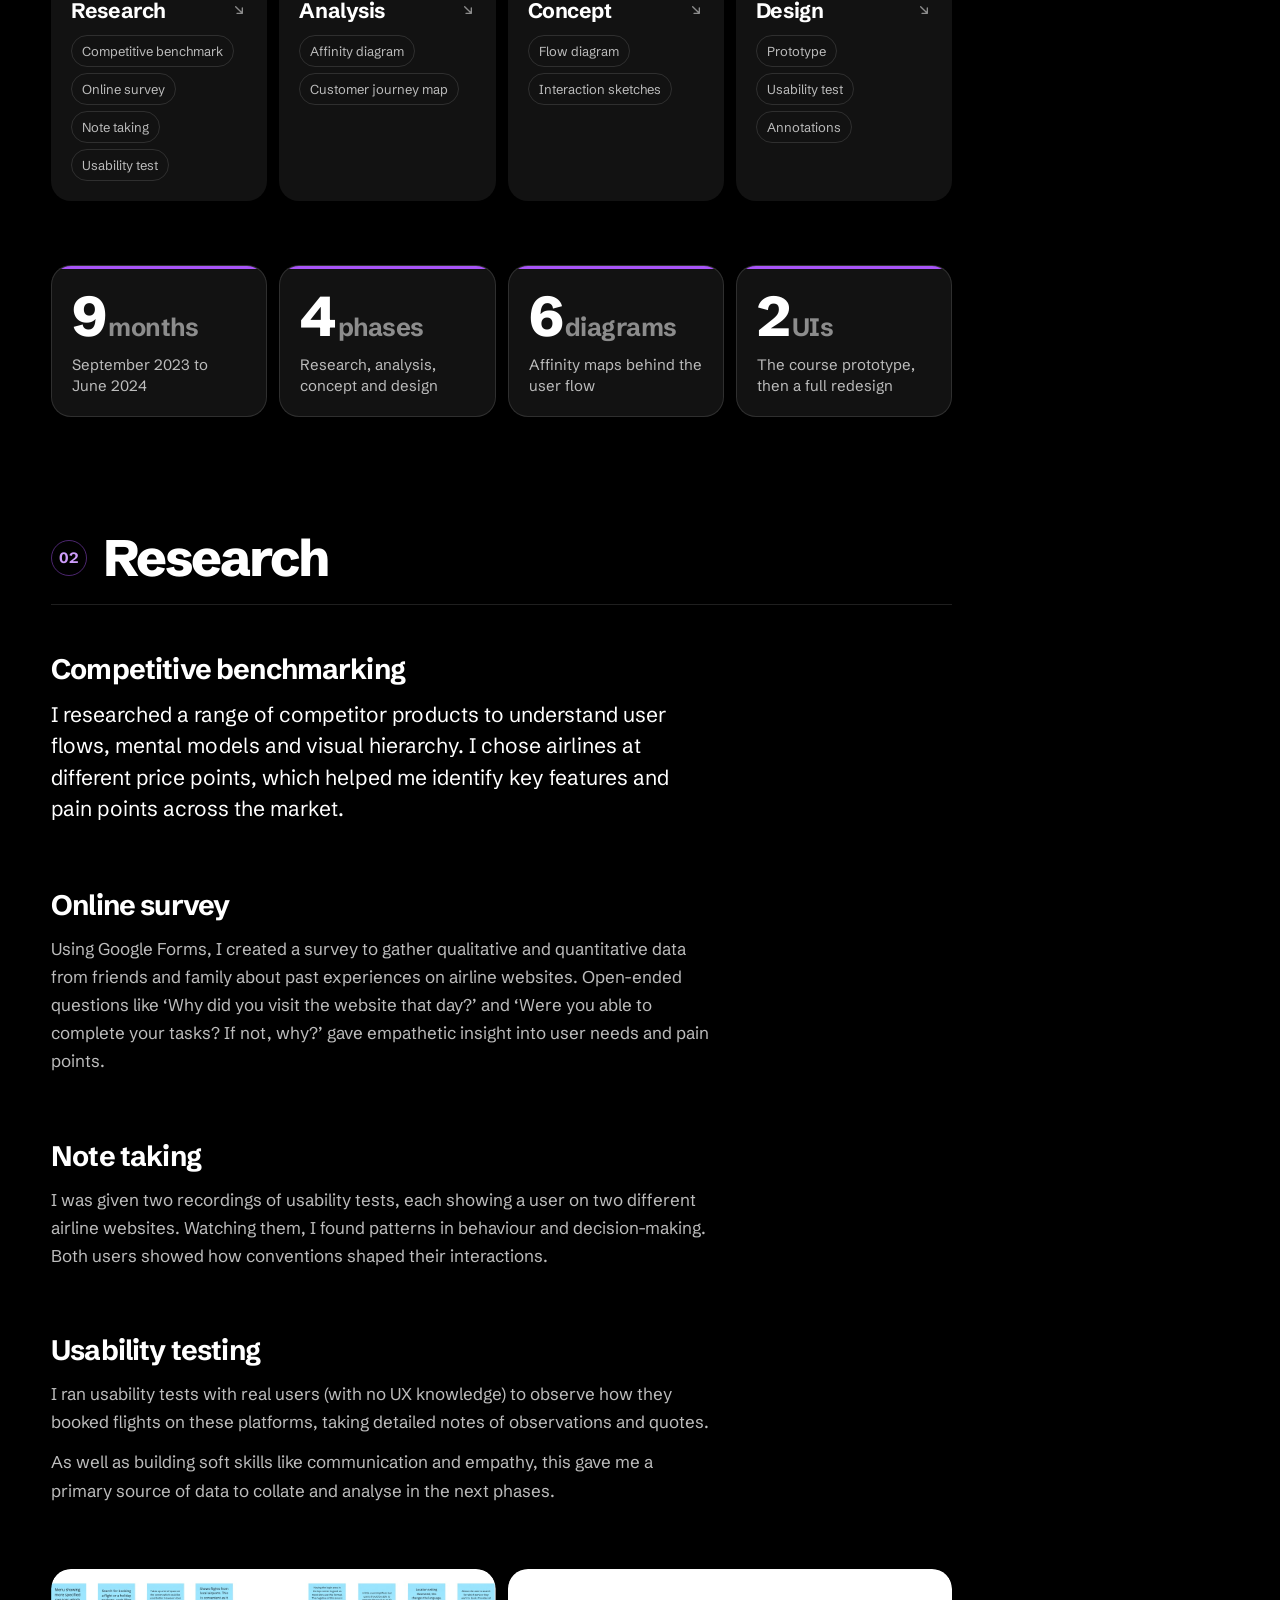
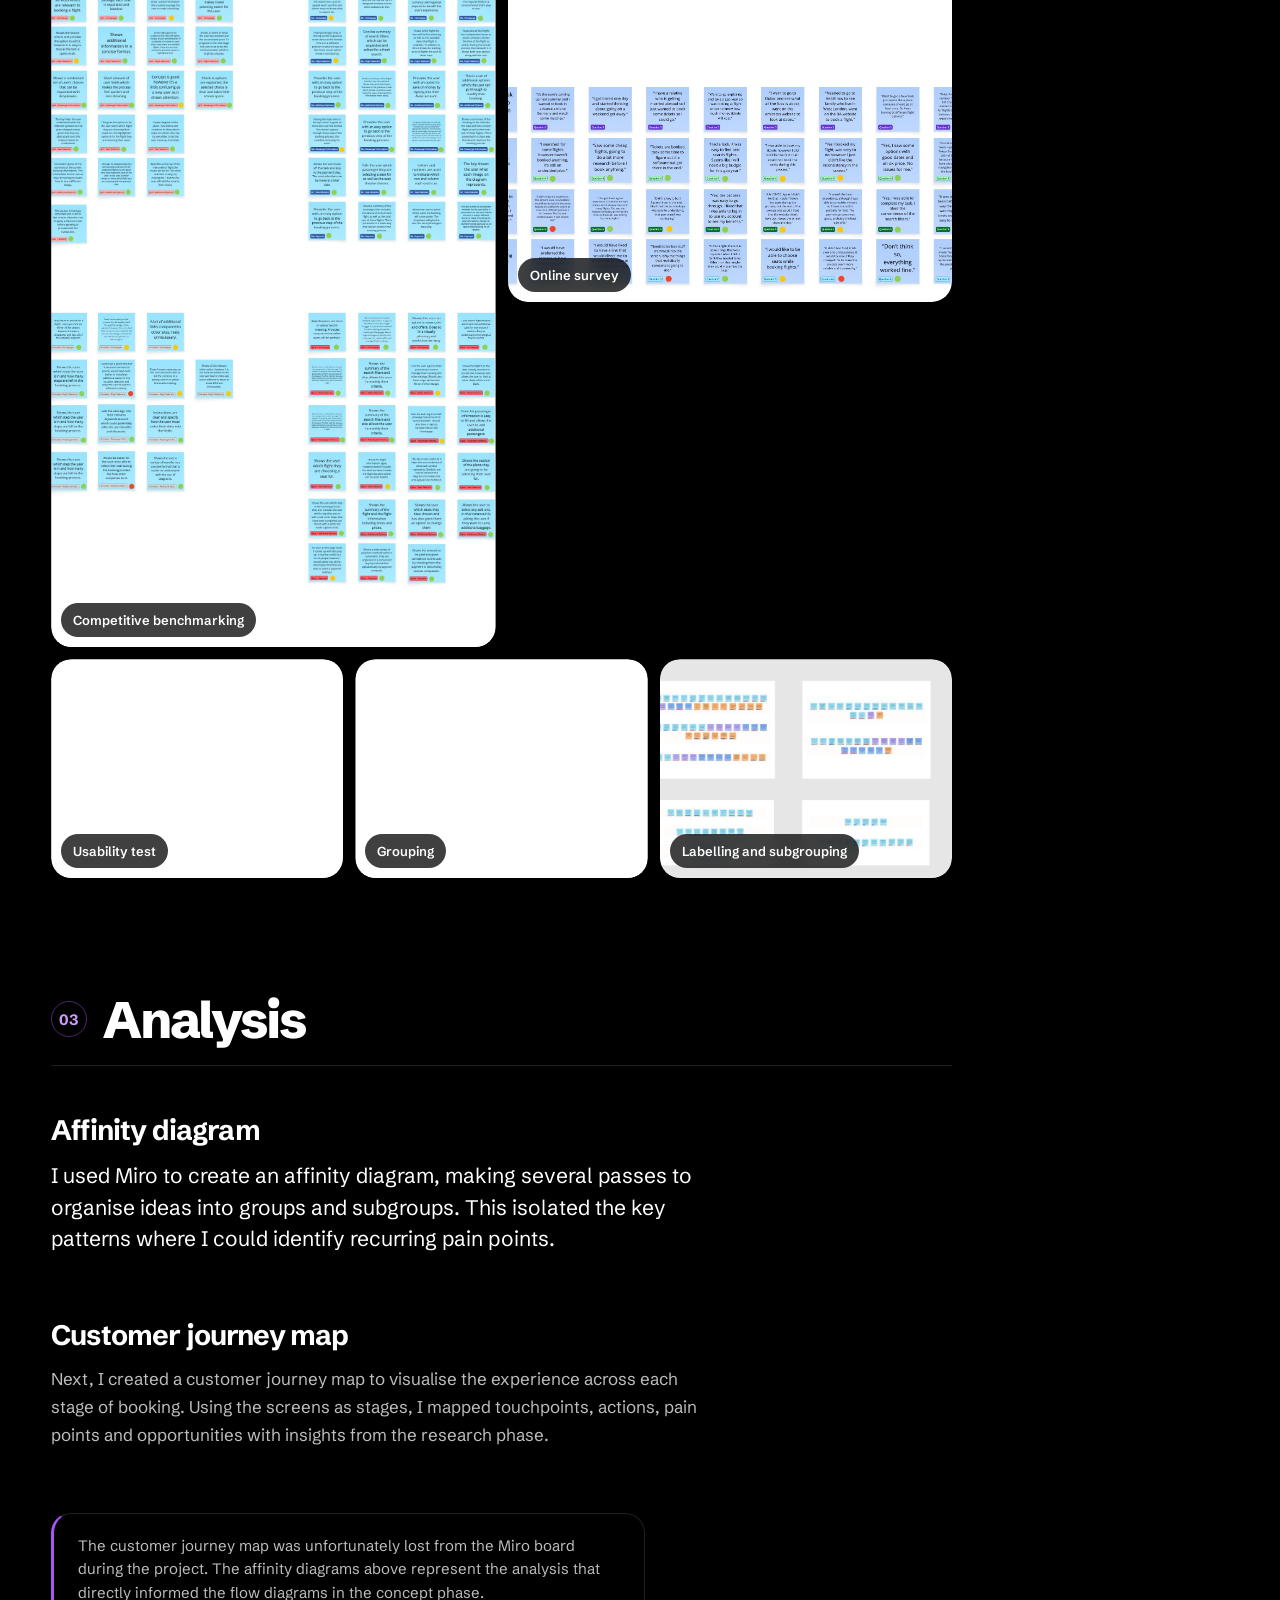
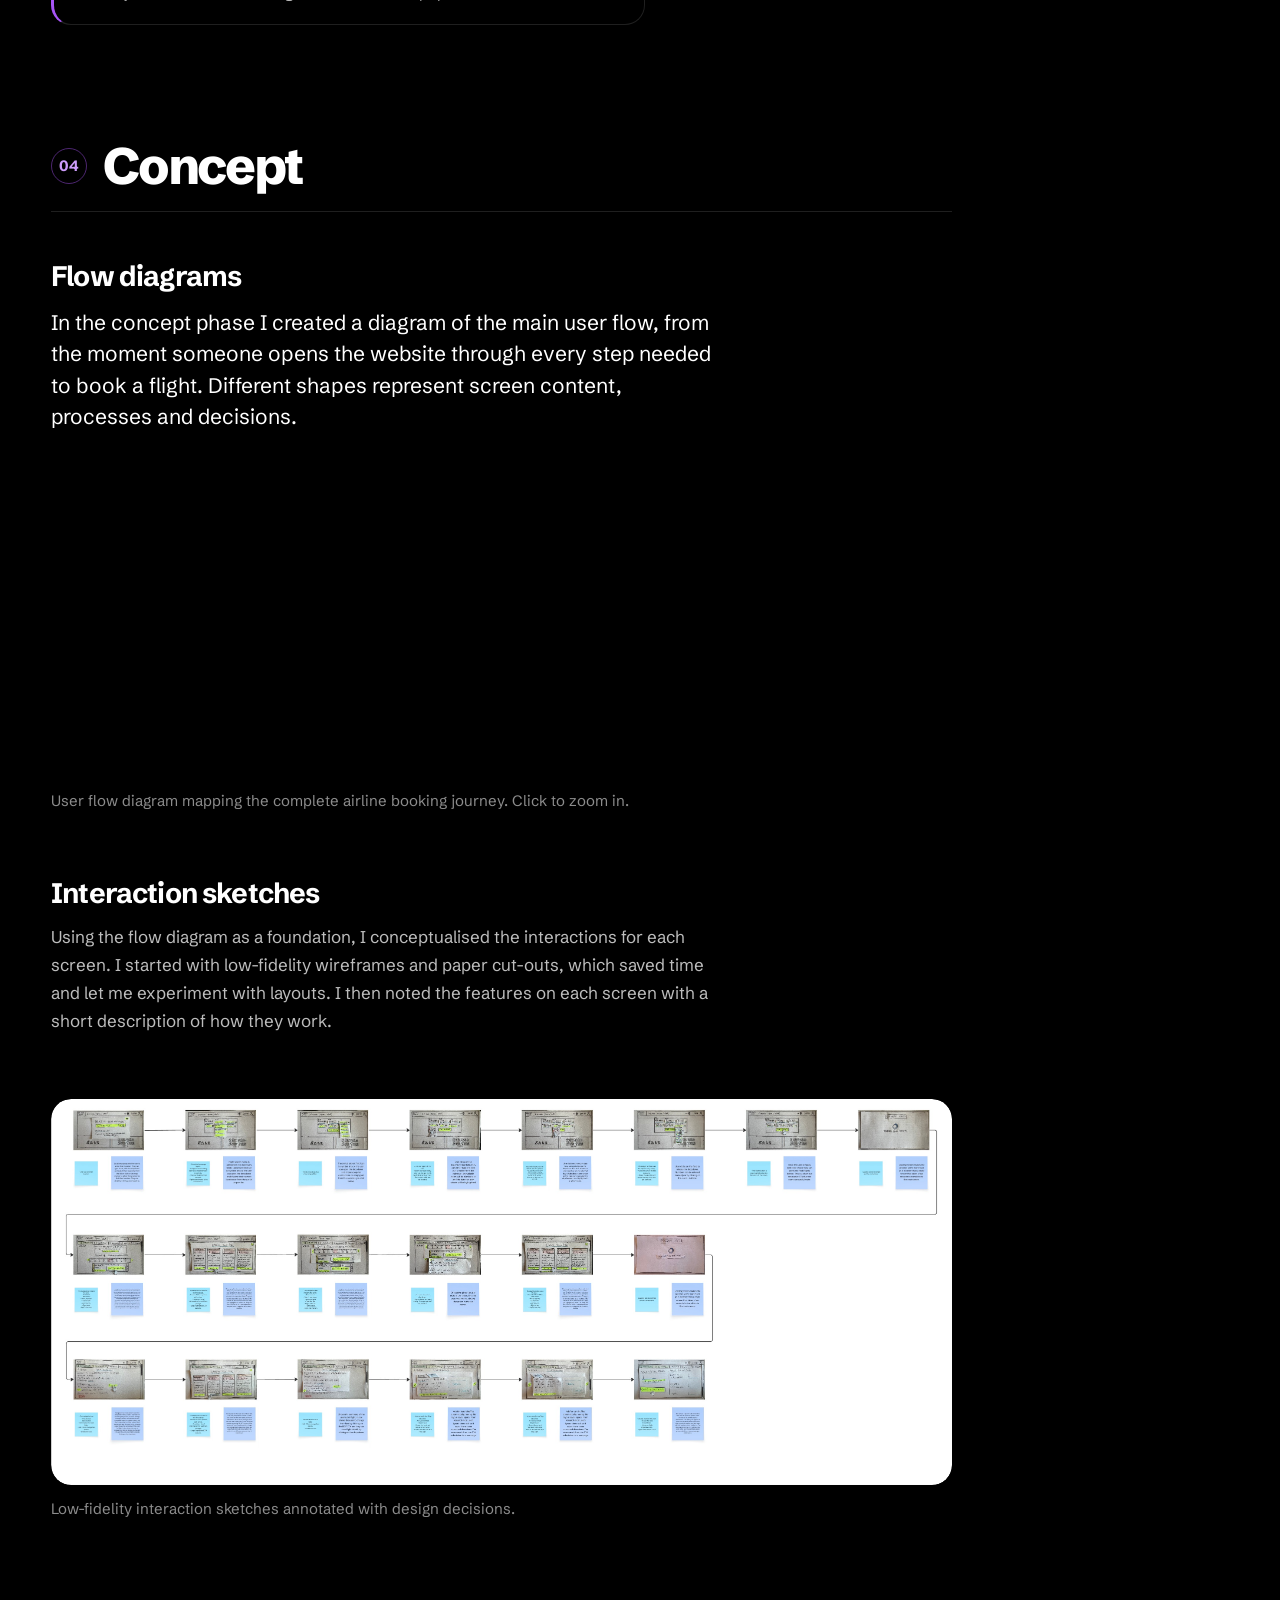
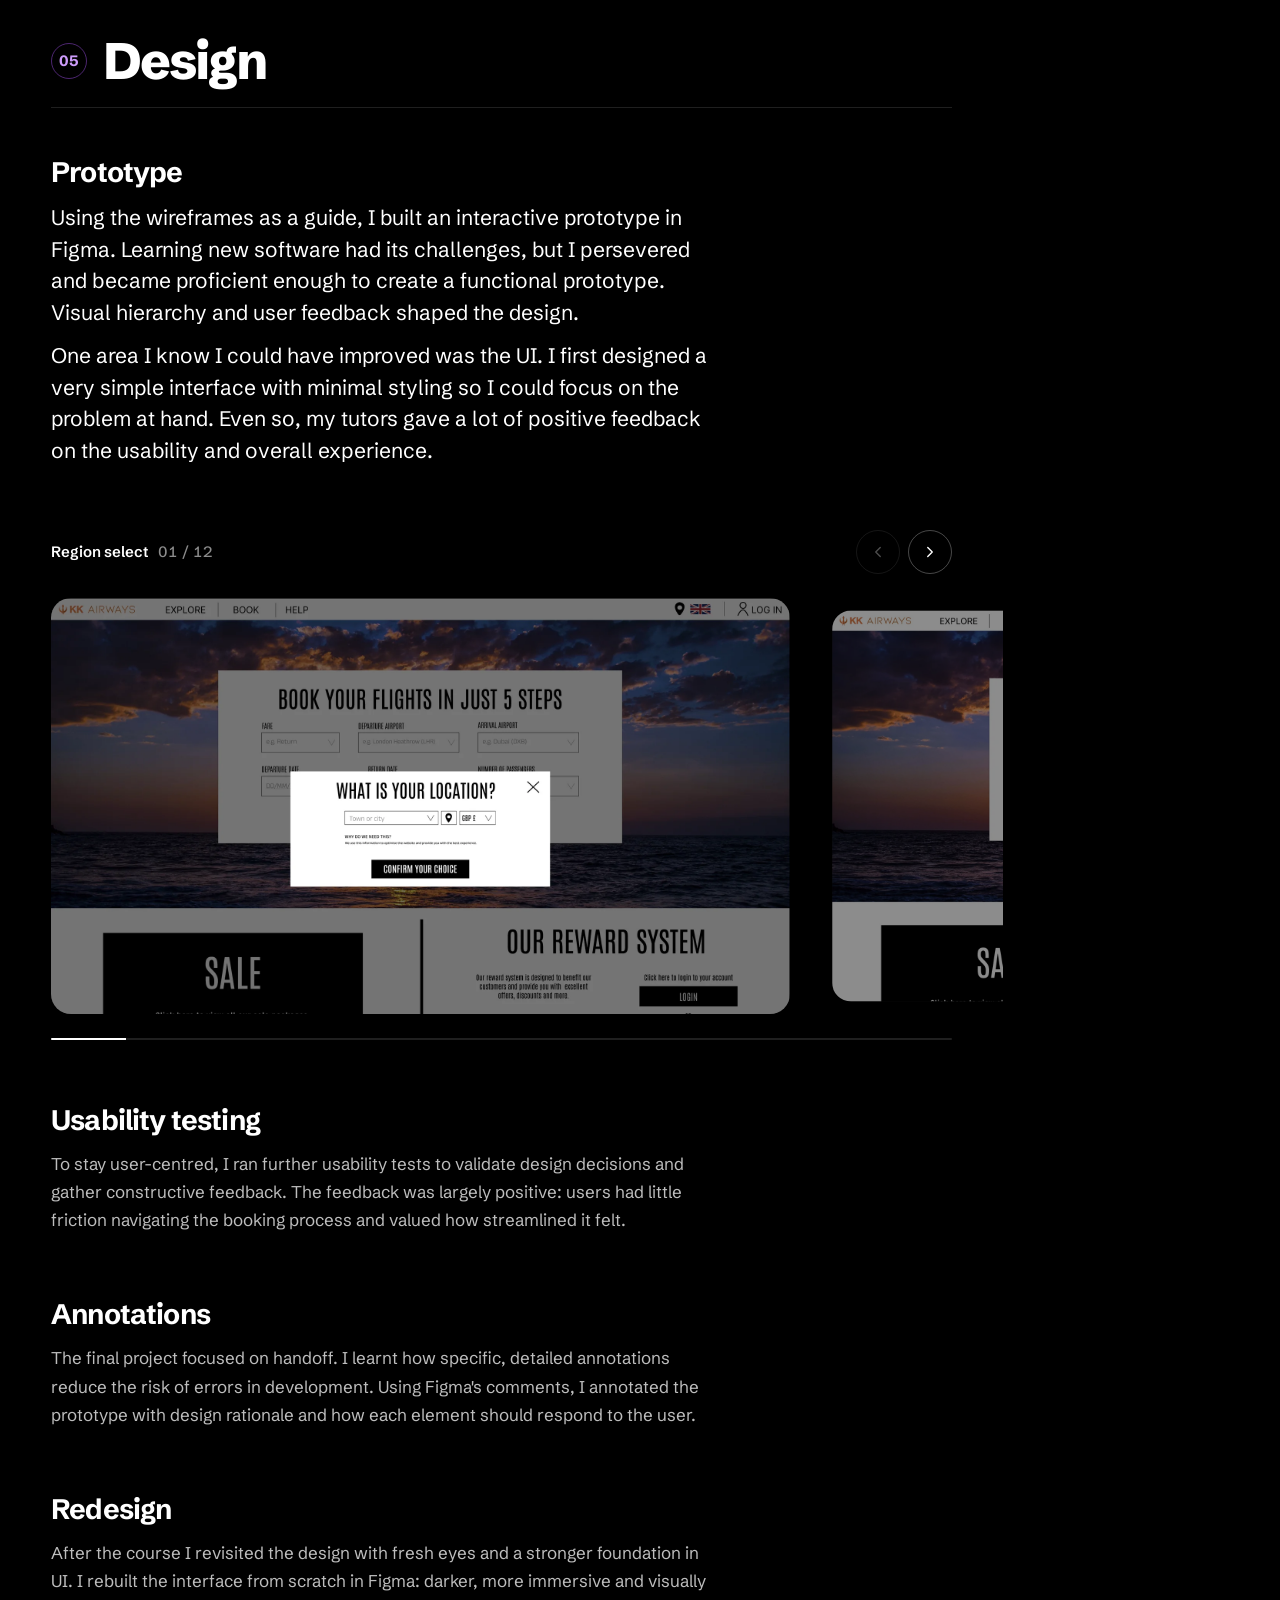
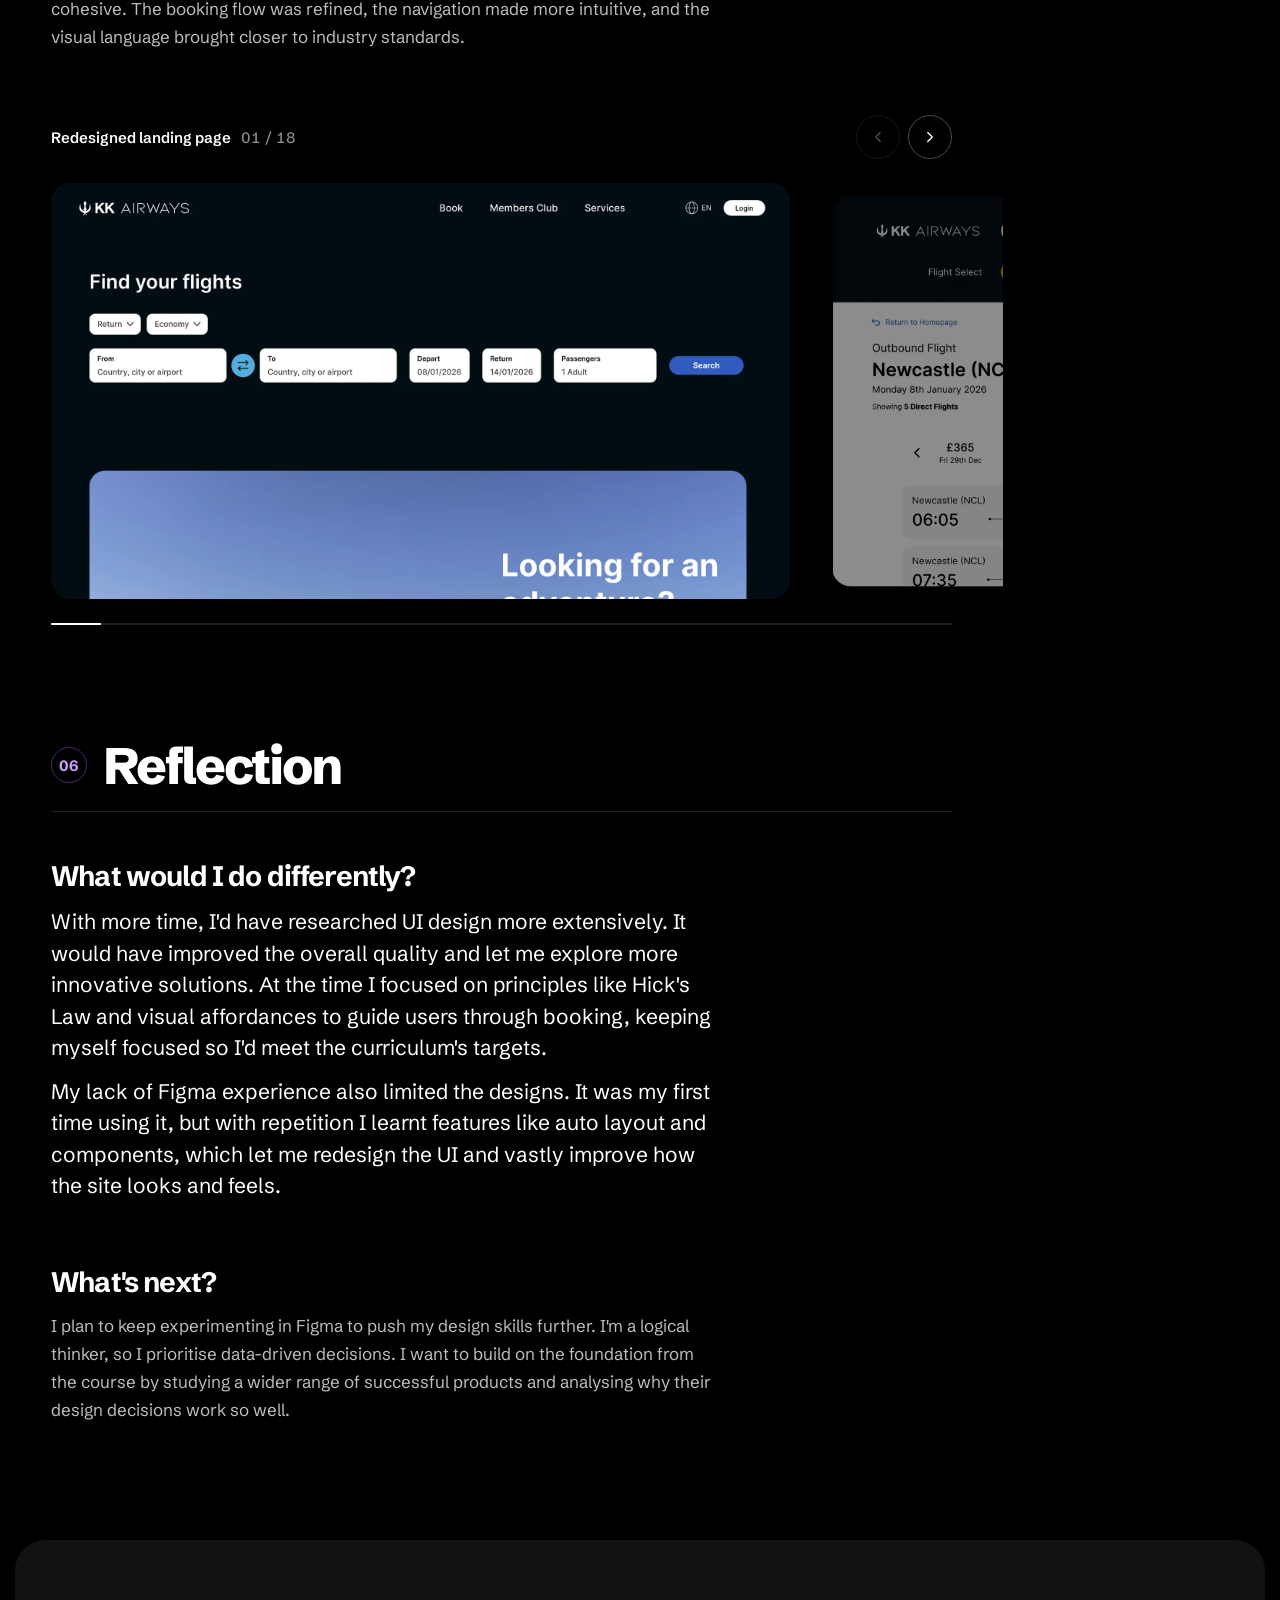
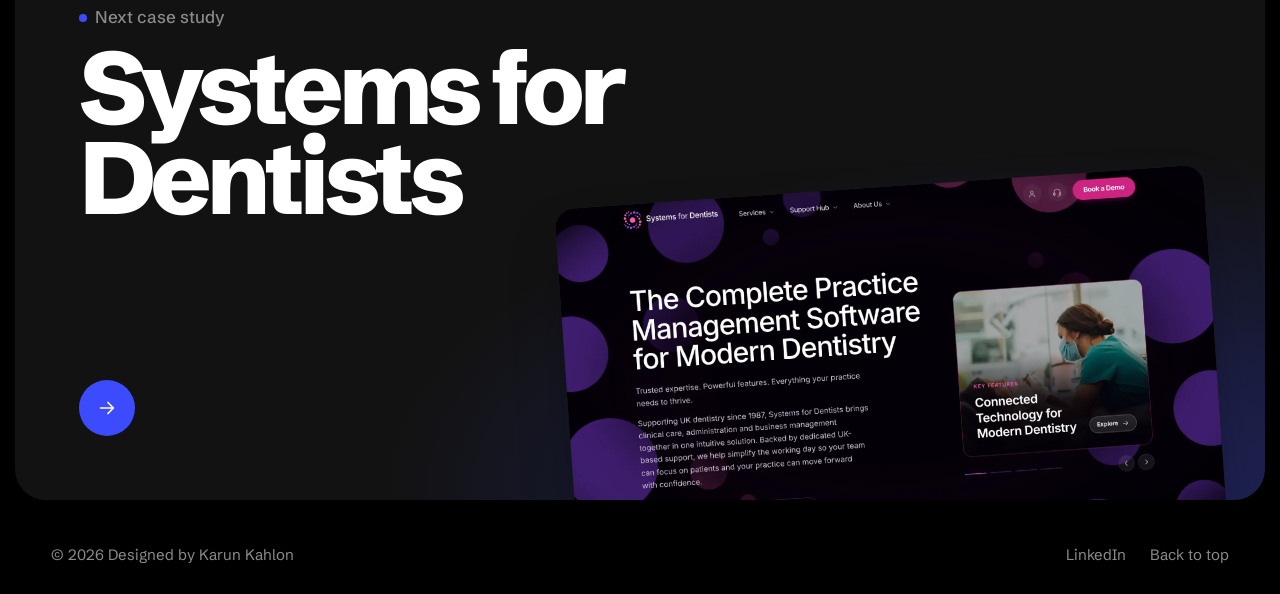
<file: ux-diploma.html>
<!DOCTYPE html>
<html lang="en-GB">
<head>
  <meta charset="UTF-8">
  <meta name="viewport" content="width=device-width, initial-scale=1, viewport-fit=cover">
  <title>Airline booking redesign — Karun Kahlon</title>
  <meta name="description" content="Case study: UX Design Institute diploma project redesigning an airline booking flow, from research to high-fidelity prototype.">
  <meta name="theme-color" content="#000000">
  <meta property="og:title" content="Airline booking redesign — Karun Kahlon">
  <meta property="og:description" content="Case study: UX Design Institute diploma project redesigning an airline booking flow, from research to high-fidelity prototype.">
  <link rel="icon" type="image/svg+xml" href="favicon.svg">
  <link rel="apple-touch-icon" href="favicon.svg">
  <link rel="preconnect" href="https://fonts.googleapis.com">
  <link rel="preconnect" href="https://fonts.gstatic.com" crossorigin>
  <link rel="stylesheet" href="https://fonts.googleapis.com/css2?family=Schibsted+Grotesk:wght@400..900&display=swap">
  <link rel="stylesheet" href="assets/css/main.css">
  <script>
    /* Missing-image fallbacks (runs before any image loads) */
    (function () {
      var r = document.documentElement;
      r.classList.add("js");
      window.__kkQueue = [];
      document.addEventListener("error", function (e) {
        var i = e.target;
        if (!i || i.tagName !== "IMG") return;
        var f = i.getAttribute("data-fallback");
        if (f && !i.dataset.fb) { i.dataset.fb = "1"; i.src = f; return; }
        window.__kkMissing ? window.__kkMissing(i) : window.__kkQueue.push(i);
      }, true);
    })();
  </script>
</head>
<body class="page-case">
<a class="skip-link" href="#main">Skip to content</a>

<header class="nav">
  <div class="wrap nav__inner">
    <a class="nav__brand" href="index.html" aria-label="Karun Kahlon, home"><span class="nav__brand-mark" aria-hidden="true"></span>Karun Kahlon</a>
    <nav class="nav__links" aria-label="Main">
      <a class="nav__link" href="Projects.html" aria-current="page">Work</a>
      <a class="nav__link" href="about.html">About</a>
      <a class="nav__link" href="https://www.linkedin.com/in/karun-kahlon-783655301/" target="_blank" rel="noopener noreferrer">LinkedIn <svg viewBox="0 0 24 24" fill="none" stroke="currentColor" stroke-width="2" stroke-linecap="round" stroke-linejoin="round" aria-hidden="true"><path d="M7 17 17 7M9 7h8v8"/></svg></a>
      <button class="menu-btn nav__menu-btn" type="button" aria-controls="menu" aria-expanded="false" aria-label="Open menu"><span></span></button>
    </nav>
  </div>
</header>

<div class="menu" id="menu" aria-hidden="true">
  <nav class="menu__links" aria-label="Mobile">
    <a class="menu__link" href="Projects.html" aria-current="page">Work</a>
    <a class="menu__link" href="about.html">About</a>
    <a class="menu__link" href="https://www.linkedin.com/in/karun-kahlon-783655301/" target="_blank" rel="noopener noreferrer">LinkedIn</a>
  </nav>
  <p class="menu__foot">UX designer, UK.</p>
</div>
<main id="main">

  <div class="progress" aria-hidden="true"><span></span></div>

  <header class="wrap case-hero">
    <a class="back-link" href="Projects.html"><svg viewBox="0 0 24 24" fill="none" stroke="currentColor" stroke-width="1.8" stroke-linecap="round" stroke-linejoin="round" aria-hidden="true"><path d="M19 12H5M11 18l-6-6 6-6"/></svg> All projects</a>
    <div class="case-hero__grid">
      <div class="case-hero__text">
        <p class="case-hero__client">UX Design Institute diploma</p>
        <h1 class="case-hero__title">Airline booking redesign</h1>
        <p class="case-hero__lede">A nine-month diploma project taking an airline booking flow from usability research and affinity mapping through to a high-fidelity prototype, then a full UI redesign.</p>
        
      </div>
      <div class="case-stage" aria-hidden="false">
        <img class="case-stage__shot" src="Images/UXDIProject/v2/01-landing-page.webp" alt="The redesigned airline booking landing page" data-fallback="Images/UXDIProject/Interaction Design.jpg" fetchpriority="high">
      </div>
    </div>
    <dl class="spec" id="overview" style="--cols:3"><div><dt>My role</dt><dd>User research, research analysis, wireframing, prototyping</dd></div><div><dt>Duration</dt><dd>September 2023 to June 2024</dd></div><div><dt>Tools</dt><dd>Figma, Miro, Google Forms</dd></div></dl>
  </header>

  <div class="wrap case-layout">
        <div class="case-content">

          <section class="case-section" id="task" aria-labelledby="task-t">
            <div class="case-section__head"><span class="case-section__n">01</span><h2 class="case-section__title" id="task-t">Task</h2></div>
              <div class="block block--lead">
                <h3>What's the task?</h3>
                <p>On the UX Design Institute course I was tasked with developing a new solution for an airline booking website. The curriculum was broken into individual projects, each submitted for marking.</p>
              </div>
              <div class="block">
                <h3>Aims and objectives</h3>
                <p>The goal was to create a high-fidelity prototype following the UX design process in the curriculum. By the end I'd have the foundational knowledge to apply these principles in real-world scenarios, and a project for my portfolio.</p>
              </div>
              <ol class="timeline" aria-label="The UX process I followed">
                <li><span class="timeline__n">Phase 1</span><h4><a href="#research">Research</a><svg viewBox="0 0 24 24" fill="none" stroke="currentColor" stroke-width="2" stroke-linecap="round" stroke-linejoin="round" aria-hidden="true"><path d="M7 7l10 10M17 9v8H9"/></svg></h4><div class="tags"><span class="tag">Competitive benchmark</span><span class="tag">Online survey</span><span class="tag">Note taking</span><span class="tag">Usability test</span></div></li>
                <li><span class="timeline__n">Phase 2</span><h4><a href="#analysis">Analysis</a><svg viewBox="0 0 24 24" fill="none" stroke="currentColor" stroke-width="2" stroke-linecap="round" stroke-linejoin="round" aria-hidden="true"><path d="M7 7l10 10M17 9v8H9"/></svg></h4><div class="tags"><span class="tag">Affinity diagram</span><span class="tag">Customer journey map</span></div></li>
                <li><span class="timeline__n">Phase 3</span><h4><a href="#concept">Concept</a><svg viewBox="0 0 24 24" fill="none" stroke="currentColor" stroke-width="2" stroke-linecap="round" stroke-linejoin="round" aria-hidden="true"><path d="M7 7l10 10M17 9v8H9"/></svg></h4><div class="tags"><span class="tag">Flow diagram</span><span class="tag">Interaction sketches</span></div></li>
                <li><span class="timeline__n">Phase 4</span><h4><a href="#design">Design</a><svg viewBox="0 0 24 24" fill="none" stroke="currentColor" stroke-width="2" stroke-linecap="round" stroke-linejoin="round" aria-hidden="true"><path d="M7 7l10 10M17 9v8H9"/></svg></h4><div class="tags"><span class="tag">Prototype</span><span class="tag">Usability test</span><span class="tag">Annotations</span></div></li>
              </ol>
              <div class="stats">
                <div class="stat"><p class="stat__v"><span data-count="9">9</span><small>months</small></p><p class="stat__l">September 2023 to June 2024</p></div>
                <div class="stat"><p class="stat__v"><span data-count="4">4</span><small>phases</small></p><p class="stat__l">Research, analysis, concept and design</p></div>
                <div class="stat"><p class="stat__v"><span data-count="6">6</span><small>diagrams</small></p><p class="stat__l">Affinity maps behind the user flow</p></div>
                <div class="stat"><p class="stat__v"><span data-count="2">2</span><small>UIs</small></p><p class="stat__l">The course prototype, then a full redesign</p></div>
              </div>
          </section>

          <section class="case-section" id="research" aria-labelledby="research-t">
            <div class="case-section__head"><span class="case-section__n">02</span><h2 class="case-section__title" id="research-t">Research</h2></div>
              <div class="block block--lead">
                <h3>Competitive benchmarking</h3>
                <p>I researched a range of competitor products to understand user flows, mental models and visual hierarchy. I chose airlines at different price points, which helped me identify key features and pain points across the market.</p>
              </div>
              <div class="block">
                <h3>Online survey</h3>
                <p>Using Google Forms, I created a survey to gather qualitative and quantitative data from friends and family about past experiences on airline websites. Open-ended questions like ‘Why did you visit the website that day?’ and ‘Were you able to complete your tasks? If not, why?’ gave empathetic insight into user needs and pain points.</p>
              </div>
              <div class="block">
                <h3>Note taking</h3>
                <p>I was given two recordings of usability tests, each showing a user on two different airline websites. Watching them, I found patterns in behaviour and decision-making. Both users showed how conventions shaped their interactions.</p>
              </div>
              <div class="block">
                <h3>Usability testing</h3>
                <p>I ran usability tests with real users (with no UX knowledge) to observe how they booked flights on these platforms, taking detailed notes of observations and quotes.</p>
                <p>As well as building soft skills like communication and empathy, this gave me a primary source of data to collate and analyse in the next phases.</p>
              </div>
              <div class="artefacts">
                <div class="artefact" data-reveal><button type="button" data-lightbox="uxdi-research" data-cursor="Zoom in" data-cursor-icon="zoom" aria-label="Expand: Competitive benchmarking affinity diagram"><img src="Images/UXDIProject/Affinity Diagram - Competitive Benchmarking.jpg" alt="Competitive benchmarking affinity diagram" loading="lazy" decoding="async"></button><span class="artefact__label">Competitive benchmarking</span><span class="zoom-hint" aria-hidden="true"><svg viewBox="0 0 24 24" fill="none" stroke="currentColor" stroke-width="1.8" stroke-linecap="round" aria-hidden="true"><circle cx="11" cy="11" r="6.5"/><path d="m20 20-4.2-4.2M11 8.5v5M8.5 11h5"/></svg></span></div>
                <div class="artefact" data-reveal><button type="button" data-lightbox="uxdi-research" data-cursor="Zoom in" data-cursor-icon="zoom" aria-label="Expand: Online survey affinity diagram"><img src="Images/UXDIProject/Affinity Diagram - Online Survey.jpg" alt="Online survey affinity diagram" loading="lazy" decoding="async"></button><span class="artefact__label">Online survey</span><span class="zoom-hint" aria-hidden="true"><svg viewBox="0 0 24 24" fill="none" stroke="currentColor" stroke-width="1.8" stroke-linecap="round" aria-hidden="true"><circle cx="11" cy="11" r="6.5"/><path d="m20 20-4.2-4.2M11 8.5v5M8.5 11h5"/></svg></span></div>
                <div class="artefact" data-reveal><button type="button" data-lightbox="uxdi-research" data-cursor="Zoom in" data-cursor-icon="zoom" aria-label="Expand: Note taking affinity diagram"><img src="Images/UXDIProject/Affinity Diagram - Note Taking.jpg" alt="Note taking affinity diagram" loading="lazy" decoding="async"></button><span class="artefact__label">Note taking</span><span class="zoom-hint" aria-hidden="true"><svg viewBox="0 0 24 24" fill="none" stroke="currentColor" stroke-width="1.8" stroke-linecap="round" aria-hidden="true"><circle cx="11" cy="11" r="6.5"/><path d="m20 20-4.2-4.2M11 8.5v5M8.5 11h5"/></svg></span></div>
                <div class="artefact" data-reveal><button type="button" data-lightbox="uxdi-research" data-cursor="Zoom in" data-cursor-icon="zoom" aria-label="Expand: Usability test affinity diagram"><img src="Images/UXDIProject/Affinity Diagram - Usability Test.jpg" alt="Usability test affinity diagram" loading="lazy" decoding="async"></button><span class="artefact__label">Usability test</span><span class="zoom-hint" aria-hidden="true"><svg viewBox="0 0 24 24" fill="none" stroke="currentColor" stroke-width="1.8" stroke-linecap="round" aria-hidden="true"><circle cx="11" cy="11" r="6.5"/><path d="m20 20-4.2-4.2M11 8.5v5M8.5 11h5"/></svg></span></div>
                <div class="artefact" data-reveal><button type="button" data-lightbox="uxdi-research" data-cursor="Zoom in" data-cursor-icon="zoom" aria-label="Expand: Grouping affinity diagram"><img src="Images/UXDIProject/Affinity Diagram - Grouping.jpg" alt="Grouping affinity diagram" loading="lazy" decoding="async"></button><span class="artefact__label">Grouping</span><span class="zoom-hint" aria-hidden="true"><svg viewBox="0 0 24 24" fill="none" stroke="currentColor" stroke-width="1.8" stroke-linecap="round" aria-hidden="true"><circle cx="11" cy="11" r="6.5"/><path d="m20 20-4.2-4.2M11 8.5v5M8.5 11h5"/></svg></span></div>
                <div class="artefact" data-reveal><button type="button" data-lightbox="uxdi-research" data-cursor="Zoom in" data-cursor-icon="zoom" aria-label="Expand: Labelling and subgrouping affinity diagram"><img src="Images/UXDIProject/Affinity Diagram - Labelling and Subgrouping.jpg" alt="Labelling and subgrouping affinity diagram" loading="lazy" decoding="async"></button><span class="artefact__label">Labelling and subgrouping</span><span class="zoom-hint" aria-hidden="true"><svg viewBox="0 0 24 24" fill="none" stroke="currentColor" stroke-width="1.8" stroke-linecap="round" aria-hidden="true"><circle cx="11" cy="11" r="6.5"/><path d="m20 20-4.2-4.2M11 8.5v5M8.5 11h5"/></svg></span></div>
              </div>
          </section>

          <section class="case-section" id="analysis" aria-labelledby="analysis-t">
            <div class="case-section__head"><span class="case-section__n">03</span><h2 class="case-section__title" id="analysis-t">Analysis</h2></div>
              <div class="block block--lead">
                <h3>Affinity diagram</h3>
                <p>I used Miro to create an affinity diagram, making several passes to organise ideas into groups and subgroups. This isolated the key patterns where I could identify recurring pain points.</p>
              </div>
              <div class="block">
                <h3>Customer journey map</h3>
                <p>Next, I created a customer journey map to visualise the experience across each stage of booking. Using the screens as stages, I mapped touchpoints, actions, pain points and opportunities with insights from the research phase.</p>
              </div>
              <p class="note">The customer journey map was unfortunately lost from the Miro board during the project. The affinity diagrams above represent the analysis that directly informed the flow diagrams in the concept phase.</p>
          </section>

          <section class="case-section" id="concept" aria-labelledby="concept-t">
            <div class="case-section__head"><span class="case-section__n">04</span><h2 class="case-section__title" id="concept-t">Concept</h2></div>
              <div class="block block--lead">
                <h3>Flow diagrams</h3>
                <p>In the concept phase I created a diagram of the main user flow, from the moment someone opens the website through every step needed to book a flight. Different shapes represent screen content, processes and decisions.</p>
              </div>
              <figure class="figure">
                <button class="figure__frame" type="button" data-lightbox="uxdi-concept" data-cursor="Zoom in" data-cursor-icon="zoom" data-reveal aria-label="Expand: User flow diagram"><img src="Images/UXDIProject/Flow Diagram.jpg" alt="User flow diagram" loading="lazy" decoding="async"><span class="zoom-hint" aria-hidden="true"><svg viewBox="0 0 24 24" fill="none" stroke="currentColor" stroke-width="1.8" stroke-linecap="round" aria-hidden="true"><circle cx="11" cy="11" r="6.5"/><path d="m20 20-4.2-4.2M11 8.5v5M8.5 11h5"/></svg></span></button>
                <figcaption>User flow diagram mapping the complete airline booking journey. Click to zoom in.</figcaption>
              </figure>
              <div class="block">
                <h3>Interaction sketches</h3>
                <p>Using the flow diagram as a foundation, I conceptualised the interactions for each screen. I started with low-fidelity wireframes and paper cut-outs, which saved time and let me experiment with layouts. I then noted the features on each screen with a short description of how they work.</p>
              </div>
              <figure class="figure">
                <button class="figure__frame" type="button" data-lightbox="uxdi-concept" data-cursor="Zoom in" data-cursor-icon="zoom" data-reveal aria-label="Expand: Interaction design sketches"><img src="Images/UXDIProject/Interaction Design.jpg" alt="Interaction design sketches" loading="lazy" decoding="async"><span class="zoom-hint" aria-hidden="true"><svg viewBox="0 0 24 24" fill="none" stroke="currentColor" stroke-width="1.8" stroke-linecap="round" aria-hidden="true"><circle cx="11" cy="11" r="6.5"/><path d="m20 20-4.2-4.2M11 8.5v5M8.5 11h5"/></svg></span></button>
                <figcaption>Low-fidelity interaction sketches annotated with design decisions.</figcaption>
              </figure>
          </section>

          <section class="case-section" id="design" aria-labelledby="design-t">
            <div class="case-section__head"><span class="case-section__n">05</span><h2 class="case-section__title" id="design-t">Design</h2></div>
              <div class="block block--lead">
                <h3>Prototype</h3>
                <p>Using the wireframes as a guide, I built an interactive prototype in Figma. Learning new software had its challenges, but I persevered and became proficient enough to create a functional prototype. Visual hierarchy and user feedback shaped the design.</p>
                <p>One area I know I could have improved was the UI. I first designed a very simple interface with minimal styling so I could focus on the problem at hand. Even so, my tutors gave a lot of positive feedback on the usability and overall experience.</p>
              </div>
              <div class="gallery" role="region" aria-roledescription="carousel" aria-label="Initial prototype screens">
                <div class="gallery__head">
                  <p class="gallery__caption"><span class="gallery__caption-text"></span><span class="gallery__count"></span></p>
                  <div class="gallery__controls">
                    <button class="icon-btn" type="button" data-prev aria-label="Previous screen"><svg viewBox="0 0 24 24" fill="none" stroke="currentColor" stroke-width="1.8" stroke-linecap="round" stroke-linejoin="round" aria-hidden="true"><path d="M15 18l-6-6 6-6"/></svg></button>
                    <button class="icon-btn" type="button" data-next aria-label="Next screen"><svg viewBox="0 0 24 24" fill="none" stroke="currentColor" stroke-width="1.8" stroke-linecap="round" stroke-linejoin="round" aria-hidden="true"><path d="M9 18l6-6-6-6"/></svg></button>
                  </div>
                </div>
                <div class="gallery__track" tabindex="0" aria-label="Initial prototype screens. Drag, swipe or use the arrow keys.">
                  <div class="gallery__slide"><button type="button" data-lightbox="uxdi-p1" data-cursor="Expand" data-cursor-icon="zoom" aria-label="Expand: Region select"><img src="Images/UXDIProject/v1/01-region-select.webp" alt="Region select" loading="lazy" decoding="async"></button><span class="zoom-hint" aria-hidden="true"><svg viewBox="0 0 24 24" fill="none" stroke="currentColor" stroke-width="1.8" stroke-linecap="round" aria-hidden="true"><circle cx="11" cy="11" r="6.5"/><path d="m20 20-4.2-4.2M11 8.5v5M8.5 11h5"/></svg></span></div>
                  <div class="gallery__slide"><button type="button" data-lightbox="uxdi-p1" data-cursor="Expand" data-cursor-icon="zoom" aria-label="Expand: Landing page"><img src="Images/UXDIProject/v1/02-landing-page-pt-1.webp" alt="Landing page" loading="lazy" decoding="async"></button><span class="zoom-hint" aria-hidden="true"><svg viewBox="0 0 24 24" fill="none" stroke="currentColor" stroke-width="1.8" stroke-linecap="round" aria-hidden="true"><circle cx="11" cy="11" r="6.5"/><path d="m20 20-4.2-4.2M11 8.5v5M8.5 11h5"/></svg></span></div>
                  <div class="gallery__slide"><button type="button" data-lightbox="uxdi-p1" data-cursor="Expand" data-cursor-icon="zoom" aria-label="Expand: Landing page, lower section"><img src="Images/UXDIProject/v1/03-landing-page-pt-3.webp" alt="Landing page, lower section" loading="lazy" decoding="async"></button><span class="zoom-hint" aria-hidden="true"><svg viewBox="0 0 24 24" fill="none" stroke="currentColor" stroke-width="1.8" stroke-linecap="round" aria-hidden="true"><circle cx="11" cy="11" r="6.5"/><path d="m20 20-4.2-4.2M11 8.5v5M8.5 11h5"/></svg></span></div>
                  <div class="gallery__slide"><button type="button" data-lightbox="uxdi-p1" data-cursor="Expand" data-cursor-icon="zoom" aria-label="Expand: Outbound flight select"><img src="Images/UXDIProject/v1/04-flight-select-1-pt-1.webp" alt="Outbound flight select" loading="lazy" decoding="async"></button><span class="zoom-hint" aria-hidden="true"><svg viewBox="0 0 24 24" fill="none" stroke="currentColor" stroke-width="1.8" stroke-linecap="round" aria-hidden="true"><circle cx="11" cy="11" r="6.5"/><path d="m20 20-4.2-4.2M11 8.5v5M8.5 11h5"/></svg></span></div>
                  <div class="gallery__slide"><button type="button" data-lightbox="uxdi-p1" data-cursor="Expand" data-cursor-icon="zoom" aria-label="Expand: Outbound flight select, part 2"><img src="Images/UXDIProject/v1/05-flight-select-1-pt-2.webp" alt="Outbound flight select, part 2" loading="lazy" decoding="async"></button><span class="zoom-hint" aria-hidden="true"><svg viewBox="0 0 24 24" fill="none" stroke="currentColor" stroke-width="1.8" stroke-linecap="round" aria-hidden="true"><circle cx="11" cy="11" r="6.5"/><path d="m20 20-4.2-4.2M11 8.5v5M8.5 11h5"/></svg></span></div>
                  <div class="gallery__slide"><button type="button" data-lightbox="uxdi-p1" data-cursor="Expand" data-cursor-icon="zoom" aria-label="Expand: Outbound flight select, part 3"><img src="Images/UXDIProject/v1/06-flight-select-1-pt-3.webp" alt="Outbound flight select, part 3" loading="lazy" decoding="async"></button><span class="zoom-hint" aria-hidden="true"><svg viewBox="0 0 24 24" fill="none" stroke="currentColor" stroke-width="1.8" stroke-linecap="round" aria-hidden="true"><circle cx="11" cy="11" r="6.5"/><path d="m20 20-4.2-4.2M11 8.5v5M8.5 11h5"/></svg></span></div>
                  <div class="gallery__slide"><button type="button" data-lightbox="uxdi-p1" data-cursor="Expand" data-cursor-icon="zoom" aria-label="Expand: Outbound flight select, part 4"><img src="Images/UXDIProject/v1/07-flight-select-1-pt-4.webp" alt="Outbound flight select, part 4" loading="lazy" decoding="async"></button><span class="zoom-hint" aria-hidden="true"><svg viewBox="0 0 24 24" fill="none" stroke="currentColor" stroke-width="1.8" stroke-linecap="round" aria-hidden="true"><circle cx="11" cy="11" r="6.5"/><path d="m20 20-4.2-4.2M11 8.5v5M8.5 11h5"/></svg></span></div>
                  <div class="gallery__slide"><button type="button" data-lightbox="uxdi-p1" data-cursor="Expand" data-cursor-icon="zoom" aria-label="Expand: Return flight select"><img src="Images/UXDIProject/v1/08-flight-select-2-pt-1.webp" alt="Return flight select" loading="lazy" decoding="async"></button><span class="zoom-hint" aria-hidden="true"><svg viewBox="0 0 24 24" fill="none" stroke="currentColor" stroke-width="1.8" stroke-linecap="round" aria-hidden="true"><circle cx="11" cy="11" r="6.5"/><path d="m20 20-4.2-4.2M11 8.5v5M8.5 11h5"/></svg></span></div>
                  <div class="gallery__slide"><button type="button" data-lightbox="uxdi-p1" data-cursor="Expand" data-cursor-icon="zoom" aria-label="Expand: Travel summary"><img src="Images/UXDIProject/v1/09-travel-summary-pt-1.webp" alt="Travel summary" loading="lazy" decoding="async"></button><span class="zoom-hint" aria-hidden="true"><svg viewBox="0 0 24 24" fill="none" stroke="currentColor" stroke-width="1.8" stroke-linecap="round" aria-hidden="true"><circle cx="11" cy="11" r="6.5"/><path d="m20 20-4.2-4.2M11 8.5v5M8.5 11h5"/></svg></span></div>
                  <div class="gallery__slide"><button type="button" data-lightbox="uxdi-p1" data-cursor="Expand" data-cursor-icon="zoom" aria-label="Expand: Travel summary, part 2"><img src="Images/UXDIProject/v1/10-travel-summary-pt-2.webp" alt="Travel summary, part 2" loading="lazy" decoding="async"></button><span class="zoom-hint" aria-hidden="true"><svg viewBox="0 0 24 24" fill="none" stroke="currentColor" stroke-width="1.8" stroke-linecap="round" aria-hidden="true"><circle cx="11" cy="11" r="6.5"/><path d="m20 20-4.2-4.2M11 8.5v5M8.5 11h5"/></svg></span></div>
                  <div class="gallery__slide"><button type="button" data-lightbox="uxdi-p1" data-cursor="Expand" data-cursor-icon="zoom" aria-label="Expand: Travel summary, part 3"><img src="Images/UXDIProject/v1/11-travel-summary-pt-3.webp" alt="Travel summary, part 3" loading="lazy" decoding="async"></button><span class="zoom-hint" aria-hidden="true"><svg viewBox="0 0 24 24" fill="none" stroke="currentColor" stroke-width="1.8" stroke-linecap="round" aria-hidden="true"><circle cx="11" cy="11" r="6.5"/><path d="m20 20-4.2-4.2M11 8.5v5M8.5 11h5"/></svg></span></div>
                  <div class="gallery__slide"><button type="button" data-lightbox="uxdi-p1" data-cursor="Expand" data-cursor-icon="zoom" aria-label="Expand: Travel summary, part 4"><img src="Images/UXDIProject/v1/12-travel-summary-pt-4.webp" alt="Travel summary, part 4" loading="lazy" decoding="async"></button><span class="zoom-hint" aria-hidden="true"><svg viewBox="0 0 24 24" fill="none" stroke="currentColor" stroke-width="1.8" stroke-linecap="round" aria-hidden="true"><circle cx="11" cy="11" r="6.5"/><path d="m20 20-4.2-4.2M11 8.5v5M8.5 11h5"/></svg></span></div>
                </div>
                <div class="gallery__bar" aria-hidden="true"><span></span></div>
              </div>
              <div class="block">
                <h3>Usability testing</h3>
                <p>To stay user-centred, I ran further usability tests to validate design decisions and gather constructive feedback. The feedback was largely positive: users had little friction navigating the booking process and valued how streamlined it felt.</p>
              </div>
              <div class="block">
                <h3>Annotations</h3>
                <p>The final project focused on handoff. I learnt how specific, detailed annotations reduce the risk of errors in development. Using Figma's comments, I annotated the prototype with design rationale and how each element should respond to the user.</p>
              </div>
              <div class="block">
                <h3>Redesign</h3>
                <p>After the course I revisited the design with fresh eyes and a stronger foundation in UI. I rebuilt the interface from scratch in Figma: darker, more immersive and visually cohesive. The booking flow was refined, the navigation made more intuitive, and the visual language brought closer to industry standards.</p>
              </div>
              <div class="gallery" role="region" aria-roledescription="carousel" aria-label="Redesign screens">
                <div class="gallery__head">
                  <p class="gallery__caption"><span class="gallery__caption-text"></span><span class="gallery__count"></span></p>
                  <div class="gallery__controls">
                    <button class="icon-btn" type="button" data-prev aria-label="Previous screen"><svg viewBox="0 0 24 24" fill="none" stroke="currentColor" stroke-width="1.8" stroke-linecap="round" stroke-linejoin="round" aria-hidden="true"><path d="M15 18l-6-6 6-6"/></svg></button>
                    <button class="icon-btn" type="button" data-next aria-label="Next screen"><svg viewBox="0 0 24 24" fill="none" stroke="currentColor" stroke-width="1.8" stroke-linecap="round" stroke-linejoin="round" aria-hidden="true"><path d="M9 18l6-6-6-6"/></svg></button>
                  </div>
                </div>
                <div class="gallery__track" tabindex="0" aria-label="Redesign screens. Drag, swipe or use the arrow keys.">
                  <div class="gallery__slide"><button type="button" data-lightbox="uxdi-p2" data-cursor="Expand" data-cursor-icon="zoom" aria-label="Expand: Redesigned landing page"><img src="Images/UXDIProject/v2/01-landing-page.webp" alt="Redesigned landing page" loading="lazy" decoding="async"></button><span class="zoom-hint" aria-hidden="true"><svg viewBox="0 0 24 24" fill="none" stroke="currentColor" stroke-width="1.8" stroke-linecap="round" aria-hidden="true"><circle cx="11" cy="11" r="6.5"/><path d="m20 20-4.2-4.2M11 8.5v5M8.5 11h5"/></svg></span></div>
                  <div class="gallery__slide"><button type="button" data-lightbox="uxdi-p2" data-cursor="Expand" data-cursor-icon="zoom" aria-label="Expand: Outbound flight select"><img src="Images/UXDIProject/v2/02-flight-select-1-pt-1.webp" alt="Outbound flight select" loading="lazy" decoding="async"></button><span class="zoom-hint" aria-hidden="true"><svg viewBox="0 0 24 24" fill="none" stroke="currentColor" stroke-width="1.8" stroke-linecap="round" aria-hidden="true"><circle cx="11" cy="11" r="6.5"/><path d="m20 20-4.2-4.2M11 8.5v5M8.5 11h5"/></svg></span></div>
                  <div class="gallery__slide"><button type="button" data-lightbox="uxdi-p2" data-cursor="Expand" data-cursor-icon="zoom" aria-label="Expand: Outbound flight select, part 2"><img src="Images/UXDIProject/v2/03-flight-select-1-pt-2.webp" alt="Outbound flight select, part 2" loading="lazy" decoding="async"></button><span class="zoom-hint" aria-hidden="true"><svg viewBox="0 0 24 24" fill="none" stroke="currentColor" stroke-width="1.8" stroke-linecap="round" aria-hidden="true"><circle cx="11" cy="11" r="6.5"/><path d="m20 20-4.2-4.2M11 8.5v5M8.5 11h5"/></svg></span></div>
                  <div class="gallery__slide"><button type="button" data-lightbox="uxdi-p2" data-cursor="Expand" data-cursor-icon="zoom" aria-label="Expand: Outbound flight select, part 3"><img src="Images/UXDIProject/v2/04-flight-select-1-pt-3.webp" alt="Outbound flight select, part 3" loading="lazy" decoding="async"></button><span class="zoom-hint" aria-hidden="true"><svg viewBox="0 0 24 24" fill="none" stroke="currentColor" stroke-width="1.8" stroke-linecap="round" aria-hidden="true"><circle cx="11" cy="11" r="6.5"/><path d="m20 20-4.2-4.2M11 8.5v5M8.5 11h5"/></svg></span></div>
                  <div class="gallery__slide"><button type="button" data-lightbox="uxdi-p2" data-cursor="Expand" data-cursor-icon="zoom" aria-label="Expand: Return flight select"><img src="Images/UXDIProject/v2/05-flight-select-2-pt-1.webp" alt="Return flight select" loading="lazy" decoding="async"></button><span class="zoom-hint" aria-hidden="true"><svg viewBox="0 0 24 24" fill="none" stroke="currentColor" stroke-width="1.8" stroke-linecap="round" aria-hidden="true"><circle cx="11" cy="11" r="6.5"/><path d="m20 20-4.2-4.2M11 8.5v5M8.5 11h5"/></svg></span></div>
                  <div class="gallery__slide"><button type="button" data-lightbox="uxdi-p2" data-cursor="Expand" data-cursor-icon="zoom" aria-label="Expand: Outbound seat select"><img src="Images/UXDIProject/v2/06-seat-select-1-pt-1.webp" alt="Outbound seat select" loading="lazy" decoding="async"></button><span class="zoom-hint" aria-hidden="true"><svg viewBox="0 0 24 24" fill="none" stroke="currentColor" stroke-width="1.8" stroke-linecap="round" aria-hidden="true"><circle cx="11" cy="11" r="6.5"/><path d="m20 20-4.2-4.2M11 8.5v5M8.5 11h5"/></svg></span></div>
                  <div class="gallery__slide"><button type="button" data-lightbox="uxdi-p2" data-cursor="Expand" data-cursor-icon="zoom" aria-label="Expand: Outbound seat select, part 2"><img src="Images/UXDIProject/v2/07-seat-select-1-pt-2.webp" alt="Outbound seat select, part 2" loading="lazy" decoding="async"></button><span class="zoom-hint" aria-hidden="true"><svg viewBox="0 0 24 24" fill="none" stroke="currentColor" stroke-width="1.8" stroke-linecap="round" aria-hidden="true"><circle cx="11" cy="11" r="6.5"/><path d="m20 20-4.2-4.2M11 8.5v5M8.5 11h5"/></svg></span></div>
                  <div class="gallery__slide"><button type="button" data-lightbox="uxdi-p2" data-cursor="Expand" data-cursor-icon="zoom" aria-label="Expand: Return seat select"><img src="Images/UXDIProject/v2/08-seat-select-2-pt-1.webp" alt="Return seat select" loading="lazy" decoding="async"></button><span class="zoom-hint" aria-hidden="true"><svg viewBox="0 0 24 24" fill="none" stroke="currentColor" stroke-width="1.8" stroke-linecap="round" aria-hidden="true"><circle cx="11" cy="11" r="6.5"/><path d="m20 20-4.2-4.2M11 8.5v5M8.5 11h5"/></svg></span></div>
                  <div class="gallery__slide"><button type="button" data-lightbox="uxdi-p2" data-cursor="Expand" data-cursor-icon="zoom" aria-label="Expand: Travel summary"><img src="Images/UXDIProject/v2/09-travel-summary.webp" alt="Travel summary" loading="lazy" decoding="async"></button><span class="zoom-hint" aria-hidden="true"><svg viewBox="0 0 24 24" fill="none" stroke="currentColor" stroke-width="1.8" stroke-linecap="round" aria-hidden="true"><circle cx="11" cy="11" r="6.5"/><path d="m20 20-4.2-4.2M11 8.5v5M8.5 11h5"/></svg></span></div>
                  <div class="gallery__slide"><button type="button" data-lightbox="uxdi-p2" data-cursor="Expand" data-cursor-icon="zoom" aria-label="Expand: Passenger details"><img src="Images/UXDIProject/v2/10-passenger-details-pt-1.webp" alt="Passenger details" loading="lazy" decoding="async"></button><span class="zoom-hint" aria-hidden="true"><svg viewBox="0 0 24 24" fill="none" stroke="currentColor" stroke-width="1.8" stroke-linecap="round" aria-hidden="true"><circle cx="11" cy="11" r="6.5"/><path d="m20 20-4.2-4.2M11 8.5v5M8.5 11h5"/></svg></span></div>
                  <div class="gallery__slide"><button type="button" data-lightbox="uxdi-p2" data-cursor="Expand" data-cursor-icon="zoom" aria-label="Expand: Passenger details, part 2"><img src="Images/UXDIProject/v2/11-passenger-details-pt-2.webp" alt="Passenger details, part 2" loading="lazy" decoding="async"></button><span class="zoom-hint" aria-hidden="true"><svg viewBox="0 0 24 24" fill="none" stroke="currentColor" stroke-width="1.8" stroke-linecap="round" aria-hidden="true"><circle cx="11" cy="11" r="6.5"/><path d="m20 20-4.2-4.2M11 8.5v5M8.5 11h5"/></svg></span></div>
                  <div class="gallery__slide"><button type="button" data-lightbox="uxdi-p2" data-cursor="Expand" data-cursor-icon="zoom" aria-label="Expand: Passenger details, part 3"><img src="Images/UXDIProject/v2/12-passenger-details-pt-3.webp" alt="Passenger details, part 3" loading="lazy" decoding="async"></button><span class="zoom-hint" aria-hidden="true"><svg viewBox="0 0 24 24" fill="none" stroke="currentColor" stroke-width="1.8" stroke-linecap="round" aria-hidden="true"><circle cx="11" cy="11" r="6.5"/><path d="m20 20-4.2-4.2M11 8.5v5M8.5 11h5"/></svg></span></div>
                  <div class="gallery__slide"><button type="button" data-lightbox="uxdi-p2" data-cursor="Expand" data-cursor-icon="zoom" aria-label="Expand: Extras"><img src="Images/UXDIProject/v2/13-extras-pt-1.webp" alt="Extras" loading="lazy" decoding="async"></button><span class="zoom-hint" aria-hidden="true"><svg viewBox="0 0 24 24" fill="none" stroke="currentColor" stroke-width="1.8" stroke-linecap="round" aria-hidden="true"><circle cx="11" cy="11" r="6.5"/><path d="m20 20-4.2-4.2M11 8.5v5M8.5 11h5"/></svg></span></div>
                  <div class="gallery__slide"><button type="button" data-lightbox="uxdi-p2" data-cursor="Expand" data-cursor-icon="zoom" aria-label="Expand: Extras, part 2"><img src="Images/UXDIProject/v2/14-extras-pt-2.webp" alt="Extras, part 2" loading="lazy" decoding="async"></button><span class="zoom-hint" aria-hidden="true"><svg viewBox="0 0 24 24" fill="none" stroke="currentColor" stroke-width="1.8" stroke-linecap="round" aria-hidden="true"><circle cx="11" cy="11" r="6.5"/><path d="m20 20-4.2-4.2M11 8.5v5M8.5 11h5"/></svg></span></div>
                  <div class="gallery__slide"><button type="button" data-lightbox="uxdi-p2" data-cursor="Expand" data-cursor-icon="zoom" aria-label="Expand: Confirm and pay"><img src="Images/UXDIProject/v2/15-confirm-pay-pt-1.webp" alt="Confirm and pay" loading="lazy" decoding="async"></button><span class="zoom-hint" aria-hidden="true"><svg viewBox="0 0 24 24" fill="none" stroke="currentColor" stroke-width="1.8" stroke-linecap="round" aria-hidden="true"><circle cx="11" cy="11" r="6.5"/><path d="m20 20-4.2-4.2M11 8.5v5M8.5 11h5"/></svg></span></div>
                  <div class="gallery__slide"><button type="button" data-lightbox="uxdi-p2" data-cursor="Expand" data-cursor-icon="zoom" aria-label="Expand: Confirm and pay, part 2"><img src="Images/UXDIProject/v2/16-confirm-pay-pt-2.webp" alt="Confirm and pay, part 2" loading="lazy" decoding="async"></button><span class="zoom-hint" aria-hidden="true"><svg viewBox="0 0 24 24" fill="none" stroke="currentColor" stroke-width="1.8" stroke-linecap="round" aria-hidden="true"><circle cx="11" cy="11" r="6.5"/><path d="m20 20-4.2-4.2M11 8.5v5M8.5 11h5"/></svg></span></div>
                  <div class="gallery__slide"><button type="button" data-lightbox="uxdi-p2" data-cursor="Expand" data-cursor-icon="zoom" aria-label="Expand: Confirm and pay, part 3"><img src="Images/UXDIProject/v2/17-confirm-pay-pt-3.webp" alt="Confirm and pay, part 3" loading="lazy" decoding="async"></button><span class="zoom-hint" aria-hidden="true"><svg viewBox="0 0 24 24" fill="none" stroke="currentColor" stroke-width="1.8" stroke-linecap="round" aria-hidden="true"><circle cx="11" cy="11" r="6.5"/><path d="m20 20-4.2-4.2M11 8.5v5M8.5 11h5"/></svg></span></div>
                  <div class="gallery__slide"><button type="button" data-lightbox="uxdi-p2" data-cursor="Expand" data-cursor-icon="zoom" aria-label="Expand: Confirm and pay, part 4"><img src="Images/UXDIProject/v2/18-confirm-pay-pt-4.webp" alt="Confirm and pay, part 4" loading="lazy" decoding="async"></button><span class="zoom-hint" aria-hidden="true"><svg viewBox="0 0 24 24" fill="none" stroke="currentColor" stroke-width="1.8" stroke-linecap="round" aria-hidden="true"><circle cx="11" cy="11" r="6.5"/><path d="m20 20-4.2-4.2M11 8.5v5M8.5 11h5"/></svg></span></div>
                </div>
                <div class="gallery__bar" aria-hidden="true"><span></span></div>
              </div>
          </section>

          <section class="case-section" id="reflection" aria-labelledby="reflection-t">
            <div class="case-section__head"><span class="case-section__n">06</span><h2 class="case-section__title" id="reflection-t">Reflection</h2></div>
              <div class="block block--lead">
                <h3>What would I do differently?</h3>
                <p>With more time, I'd have researched UI design more extensively. It would have improved the overall quality and let me explore more innovative solutions. At the time I focused on principles like Hick's Law and visual affordances to guide users through booking, keeping myself focused so I'd meet the curriculum's targets.</p>
                <p>My lack of Figma experience also limited the designs. It was my first time using it, but with repetition I learnt features like auto layout and components, which let me redesign the UI and vastly improve how the site looks and feels.</p>
              </div>
              <div class="block">
                <h3>What's next?</h3>
                <p>I plan to keep experimenting in Figma to push my design skills further. I'm a logical thinker, so I prioritise data-driven decisions. I want to build on the foundation from the course by studying a wider range of successful products and analysing why their design decisions work so well.</p>
              </div>
          </section>

        </div>

        <aside class="side" aria-label="On this page">
          <div class="side__inner">
            <p class="side__title">On this page</p>
            <ul class="side__list"><li><a class="side__link" href="#overview">Overview</a></li><li><a class="side__link" href="#task">Task</a></li><li><a class="side__link" href="#research">Research</a></li><li><a class="side__link" href="#analysis">Analysis</a></li><li><a class="side__link" href="#concept">Concept</a></li><li><a class="side__link" href="#design">Design</a></li><li><a class="side__link" href="#reflection">Reflection</a></li></ul>
          </div>
        </aside>
  </div>

  <a class="next" href="sfd-project.html" data-cursor="Next project">
    <p class="next__label">Next case study</p>
    <p class="next__title">Systems for Dentists</p>
    <span class="arrow-circle" aria-hidden="true"><svg viewBox="0 0 24 24" fill="none" stroke="currentColor" stroke-width="1.8" stroke-linecap="round" stroke-linejoin="round" aria-hidden="true"><path d="M5 12h14M13 6l6 6-6 6"/></svg></span>
    <div class="next__img"><img src="Images/SFDProject/Live/01-homepage.webp" alt="Systems for Dentists preview" loading="lazy"></div>
  </a>
</main>
<footer class="footer" style="border-top:0">
  <div class="wrap footer__inner">
    <p>&copy; <span data-year>2026</span> Designed by Karun Kahlon</p>
    <div class="footer__links">
      <a href="https://www.linkedin.com/in/karun-kahlon-783655301/" target="_blank" rel="noopener noreferrer">LinkedIn</a>
      <a href="#main">Back to top</a>
    </div>
  </div>
</footer>

<script src="assets/js/projects.js"></script>
<script src="assets/js/main.js"></script>
</body>
</html>
</file>
<file: assets/css/main.css>
/* ==========================================================================
   Karun Kahlon — Portfolio v2
   Monotone black / white + Signal blue for actions and UI enhancement.
   ========================================================================== */

/* ---------- 1. Tokens ---------- */
:root {
  /* Signal blue ramp — the only colour. Used for actions, focus, progress. */
  --acc-50:  #EDEFFF;
  --acc-200: #BFC5FF;
  --acc-300: #8C95FF;   /* accent text on black (7.9:1) */
  --acc-500: #3D4BFF;   /* fills; white text on it = 5.8:1 */
  --acc-600: #2B36D9;   /* hover */
  --acc-700: #2B36D9;   /* accent text on white (7.0:1) */
  --acc-900: #10166B;
  --on-accent: #FFFFFF;
  /* Case-study colour: set per page from the project's category (JS), falls back to Signal blue */
  --cc: var(--acc-500);

  /* Type */
  --font: "Schibsted Grotesk", ui-sans-serif, system-ui, -apple-system, "Segoe UI", Helvetica, Arial, sans-serif;
  --fs-xs: 0.8125rem;   /* 13 */
  --fs-sm: 0.9375rem;   /* 15 */
  --fs-md: 1.0625rem;   /* 17 body */
  --fs-lg: 1.3125rem;   /* 21 */
  --fs-xl: clamp(1.5rem, 2.2vw, 2rem);
  --fs-2xl: clamp(2rem, 4vw, 3.5rem);
  --fs-3xl: clamp(2.75rem, 6.5vw, 6rem);
  --fs-hero: clamp(3rem, 8.6vw, 9.25rem);

  /* Space & shape — radius steps with hierarchy: stage > card > media > control */
  --inset: clamp(10px, 1.2vw, 16px);
  --gutter: clamp(20px, 4vw, 56px);
  --nav-h: 72px;
  --r-stage: clamp(20px, 2.4vw, 32px);
  --r-card: 20px;
  --r-media: 12px;
  --r-pill: 999px;
  --max: 1440px;

  --ease-out: cubic-bezier(0.16, 1, 0.3, 1);
  --ease-inout: cubic-bezier(0.76, 0, 0.24, 1);
  --spring: cubic-bezier(0.34, 1.56, 0.64, 1);
}

/* Dark only */
:root {
  color-scheme: dark;
  --bg: #000000;
  --surface: #121212;
  --surface-2: #1C1C1C;
  --text: #FFFFFF;
  --text-2: #BDBDBD;
  --muted: #8C8C8C;
  --line: rgba(255, 255, 255, 0.12);
  --line-strong: rgba(255, 255, 255, 0.28);
  --invert-bg: #FFFFFF;
  --invert-text: #000000;
  --accent-text: var(--acc-300);
  --cc-text: color-mix(in srgb, var(--cc) 58%, #fff);
  --nav-bg: rgba(0, 0, 0, 0.72);
}

/* Cross-document page transitions (Chrome/Edge 126+, Safari 18.2+) */
@view-transition { navigation: auto; }
::view-transition-old(root),
::view-transition-new(root) { animation-duration: 0.35s; }

/* ---------- 2. Base ---------- */
*, *::before, *::after { box-sizing: border-box; }

html {
  -webkit-text-size-adjust: 100%;
  scroll-padding-top: calc(var(--nav-h) + 24px);
}

:root { padding-top: env(safe-area-inset-top, 0px); padding-bottom: env(safe-area-inset-bottom, 0px); }

body {
  margin: 0;
  background: var(--bg);
  color: var(--text);
  font-family: var(--font);
  font-size: var(--fs-md);
  line-height: 1.55;
  -webkit-font-smoothing: antialiased;
  -moz-osx-font-smoothing: grayscale;
  text-rendering: optimizeLegibility;
  overflow-x: clip;
  transition: background-color 0.4s ease, color 0.4s ease;
}

img { max-width: 100%; height: auto; display: block; }
[hidden] { display: none !important; }
a { color: inherit; text-decoration: none; }
button { font: inherit; color: inherit; background: none; border: 0; padding: 0; cursor: pointer; }
h1, h2, h3, h4, p { margin: 0; }
h1, h2, h3, h4 { font-weight: 700; letter-spacing: -0.035em; line-height: 1; }

::selection { background: var(--acc-500); color: var(--on-accent); }

:focus-visible {
  outline: 2px solid var(--acc-500);
  outline-offset: 3px;
  border-radius: 6px;
}

.sr-only {
  position: absolute; width: 1px; height: 1px; padding: 0; margin: -1px;
  overflow: hidden; clip: rect(0 0 0 0); white-space: nowrap; border: 0;
}

.skip-link {
  position: fixed; left: var(--inset); top: -100px; z-index: 200;
  background: var(--acc-500); color: var(--on-accent); padding: 12px 18px; border-radius: var(--r-pill);
  font-weight: 600; transition: top 0.2s;
}
.skip-link:focus { top: calc(var(--inset) + env(safe-area-inset-top, 0px)); }

.wrap {
  width: 100%;
  max-width: var(--max);
  margin-inline: auto;
  padding-inline: var(--gutter);
}

.muted { color: var(--muted); }

/* ---------- 3. Navigation ---------- */
.nav {
  position: fixed;
  top: 0; left: 0; right: 0;
  z-index: 100;
  padding-top: env(safe-area-inset-top, 0px);
  transition: transform 0.5s var(--ease-out), background-color 0.3s ease, border-color 0.3s ease;
  border-bottom: 1px solid transparent;
}
.nav.is-scrolled {
  background: var(--nav-bg);
  -webkit-backdrop-filter: blur(16px) saturate(1.4);
  backdrop-filter: blur(16px) saturate(1.4);
  border-bottom-color: var(--line);
}
.nav.is-hidden { transform: translateY(-110%); }

.nav__inner {
  height: var(--nav-h);
  display: flex;
  align-items: center;
  justify-content: space-between;
  gap: 24px;
}

.nav__brand {
  font-weight: 800;
  font-size: 1.0625rem;
  letter-spacing: -0.02em;
  display: inline-flex;
  align-items: center;
  gap: 10px;
}
.nav__brand-mark {
  width: 10px; height: 10px; border-radius: 50%;
  background: var(--acc-500);
  transition: transform 0.5s var(--spring);
}
.nav__brand:hover .nav__brand-mark { transform: scale(1.5); }

.nav__links {
  display: flex;
  align-items: center;
  gap: 4px;
}

.nav__link {
  position: relative;
  padding: 10px 14px;
  font-size: var(--fs-sm);
  font-weight: 500;
  color: var(--text-2);
  border-radius: var(--r-pill);
  transition: color 0.2s ease, background-color 0.2s ease;
  display: inline-flex; align-items: center; gap: 6px;
}
.nav__link:hover { color: var(--text); background: var(--surface); }
.nav__link[aria-current="page"] { color: var(--text); }
.nav__link[aria-current="page"]::after {
  content: "";
  position: absolute; left: 50%; bottom: 3px;
  width: 4px; height: 4px; border-radius: 50%;
  background: var(--acc-500);
  transform: translateX(-50%);
}
.nav__link svg { width: 12px; height: 12px; }


.nav__links .nav__menu-btn { display: none; }

/* Mobile menu */
.menu {
  position: fixed; inset: 0; z-index: 99;
  background: var(--bg);
  padding: calc(var(--nav-h) + 24px + env(safe-area-inset-top, 0px)) var(--gutter) calc(32px + env(safe-area-inset-bottom, 0px));
  display: flex; flex-direction: column; justify-content: space-between;
  clip-path: inset(0 0 100% 0);
  transition: clip-path 0.6s var(--ease-inout), visibility 0s 0.6s;
  visibility: hidden;
}
.menu.is-open { clip-path: inset(0 0 0 0); visibility: visible; transition: clip-path 0.6s var(--ease-inout); }
.menu__links { display: flex; flex-direction: column; gap: 4px; }
.menu__link {
  font-size: clamp(2.5rem, 12vw, 4rem);
  font-weight: 800;
  letter-spacing: -0.04em;
  line-height: 1.1;
  display: block;
  opacity: 0; transform: translateY(24px);
  transition: opacity 0.4s, transform 0.6s var(--ease-out);
}
.menu.is-open .menu__link { opacity: 1; transform: none; }
.menu.is-open .menu__link:nth-child(2) { transition-delay: 0.05s; }
.menu.is-open .menu__link:nth-child(3) { transition-delay: 0.1s; }
.menu__link[aria-current="page"] { color: var(--accent-text); }
.menu__foot { color: var(--muted); font-size: var(--fs-sm); }

.menu-btn {
  width: 44px; height: 44px; border-radius: 50%;
  border: 1px solid var(--line);
  display: grid; place-items: center;
}
.menu-btn span { position: relative; width: 16px; height: 8px; }
.menu-btn span::before, .menu-btn span::after {
  content: ""; position: absolute; left: 0; right: 0; height: 1.5px; background: currentColor;
  transition: transform 0.4s var(--ease-out), top 0.4s var(--ease-out);
}
.menu-btn span::before { top: 0; }
.menu-btn span::after { top: 6.5px; }
.menu-btn[aria-expanded="true"] span::before { top: 3.25px; transform: rotate(45deg); }
.menu-btn[aria-expanded="true"] span::after { top: 3.25px; transform: rotate(-45deg); }

/* ---------- 4. Buttons ---------- */
.btn {
  --btn-bg: transparent;
  --btn-fg: var(--text);
  position: relative;
  display: inline-flex;
  align-items: center;
  gap: 10px;
  height: 52px;
  padding: 0 24px;
  border-radius: var(--r-pill);
  background: var(--btn-bg);
  color: var(--btn-fg);
  font-size: var(--fs-sm);
  font-weight: 600;
  letter-spacing: -0.005em;
  white-space: nowrap;
  isolation: isolate;
  overflow: hidden;
  --glow: rgba(61, 75, 255, 0);
  box-shadow: 0 0 0 0 var(--glow), 0 10px 30px -10px var(--glow);
  transition: background-color 0.35s ease, border-color 0.35s ease, color 0.35s ease, box-shadow 0.45s var(--ease-out), filter 0.2s ease;
  will-change: transform;
}
/* Soft light that follows the pointer (--gx/--gy set in JS; centred by default) */
.btn::before {
  content: "";
  position: absolute; inset: 0; z-index: -1;
  border-radius: inherit;
  background: radial-gradient(120px circle at var(--gx, 50%) var(--gy, 50%), var(--btn-spot, rgba(255, 255, 255, 0.28)), transparent 70%);
  opacity: 0;
  transition: opacity 0.4s ease;
  pointer-events: none;
}
.btn:hover::before, .btn:focus-visible::before { opacity: 1; }
.btn:active { filter: brightness(0.94); }
.btn__label { position: relative; line-height: 1.3; }

.btn--accent { --btn-bg: var(--acc-500); --btn-fg: var(--on-accent); }
.btn--accent:hover, .btn--accent:focus-visible { --btn-bg: #4A57FF; --glow: rgba(61, 75, 255, 0.55); }
.btn--ghost { border: 1px solid var(--line-strong); --btn-spot: rgba(140, 149, 255, 0.22); }
.btn--ghost:hover, .btn--ghost:focus-visible { --btn-bg: var(--surface); border-color: var(--acc-300); --glow: rgba(61, 75, 255, 0.28); }
.btn--invert { --btn-bg: var(--invert-bg); --btn-fg: var(--invert-text); }
.btn--sm { height: 40px; padding: 0 16px; font-size: var(--fs-xs); }

.btn__icon {
  width: 18px; height: 18px; flex: none;
  transition: transform 0.45s var(--ease-out);
}
.btn:hover .btn__icon--ne { transform: rotate(45deg); }
.btn:hover .btn__icon--e { transform: translateX(3px); }

.arrow-circle {
  width: 56px; height: 56px; border-radius: 50%;
  display: grid; place-items: center;
  background: var(--invert-bg); color: var(--invert-text);
  flex: none;
}
.arrow-circle svg { width: 22px; height: 22px; }

/* ---------- 5. Cursor chip ---------- */
.cursor-chip {
  position: fixed; top: 0; left: 0; z-index: 150;
  width: 96px; height: 96px; margin: -48px 0 0 -48px;
  border-radius: 50%;
  background: var(--acc-500);
  color: var(--on-accent);
  display: grid; place-items: center;
  font-size: var(--fs-xs);
  font-weight: 700;
  text-align: center;
  line-height: 1.15;
  pointer-events: none;
  transform: translate3d(var(--x, -200px), var(--y, -200px), 0) scale(0);
  transition: transform 0s, opacity 0.2s;
  opacity: 0;
}
.cursor-chip__inner { display: flex; flex-direction: column; align-items: center; gap: 4px; transition: transform 0.4s var(--spring); transform: scale(0); }
.cursor-chip.is-active { opacity: 1; }
.cursor-chip.is-active .cursor-chip__inner { transform: scale(1); }
.cursor-chip svg { width: 18px; height: 18px; }
@media (hover: none), (pointer: coarse) { .cursor-chip { display: none; } }
[data-cursor] { cursor: none; }
@media (hover: none), (pointer: coarse) { [data-cursor] { cursor: pointer; } }

/* ---------- 6. Home hero ---------- */
.hero {
  min-height: 100svh;
  padding-top: calc(var(--nav-h) + clamp(24px, 6vh, 72px));
  padding-bottom: clamp(32px, 6vh, 64px);
  display: flex;
  align-items: center;
}
.hero__grid {
  display: grid;
  grid-template-columns: minmax(0, 1fr) auto;
  gap: clamp(28px, 5vw, 80px);
  align-items: end;
  width: 100%;
}
.hero__title {
  font-size: var(--fs-hero);
  font-weight: 800;
  letter-spacing: -0.055em;
  line-height: 0.9;
  max-width: 11ch;
}
.hero__title .line { display: block; white-space: nowrap; }
.hero__lede {
  margin-top: clamp(24px, 3vw, 40px);
  max-width: 44ch;
  font-size: var(--fs-lg);
  line-height: 1.45;
  color: var(--text-2);
}
.hero__actions { margin-top: 28px; display: flex; flex-wrap: wrap; gap: 12px; }

/* Decrypted text chars */
.dc-word { display: inline-block; white-space: nowrap; }
.dc-char { display: inline-block; }
.dc-char.is-scrambled { color: var(--muted); }

/* Memoji card — the doorway to About */
.memoji-card {
  position: relative;
  display: block;
  width: clamp(250px, 29vw, 430px);
  aspect-ratio: 4 / 5;
  border-radius: var(--r-stage);
  background:
    radial-gradient(120% 80% at 50% 110%, rgba(255,255,255,0.22), transparent 60%),
    var(--acc-500);
  color: var(--on-accent);
  overflow: hidden;
  transform-style: preserve-3d;
  transform: perspective(900px) rotateX(var(--rx, 0deg)) rotateY(var(--ry, 0deg));
  transition: transform 0.6s var(--ease-out), box-shadow 0.6s var(--ease-out);
  -webkit-tap-highlight-color: transparent;
}
.memoji-card:hover { box-shadow: 0 40px 80px -30px rgba(61, 75, 255, 0.55); }
.memoji-card__top {
  position: absolute; inset: 22px 22px auto 22px;
  display: flex; justify-content: space-between; align-items: flex-start;
  z-index: 2;
}
.memoji-card__hello { font-size: var(--fs-lg); font-weight: 700; letter-spacing: -0.02em; line-height: 1.15; }
.memoji-card__hello small { display: block; font-size: var(--fs-sm); font-weight: 500; opacity: 0.8; letter-spacing: 0; }
.memoji-card__arrow {
  width: 56px; height: 56px; border-radius: 50%;
  background: #fff; color: var(--acc-500);
  display: grid; place-items: center;
  transform: scale(0) rotate(-45deg);
  transition: transform 0.5s var(--spring);
}
.memoji-card__arrow svg { width: 22px; height: 22px; }
.memoji-card:hover .memoji-card__arrow,
.memoji-card:focus-visible .memoji-card__arrow { transform: scale(1) rotate(0deg); }
@media (hover: none) { .memoji-card__arrow { transform: scale(0.85) rotate(0deg); } }

.memoji-card__img {
  position: absolute;
  left: 54%; bottom: -2%; /* photo's cropped right edge bleeds off the card */
  width: 92%;
  transform: translateX(-50%) translateZ(40px);
  transition: transform 0.6s var(--ease-out);
  filter: drop-shadow(0 20px 30px rgba(0, 0, 0, 0.25));
  pointer-events: none;
}
.memoji-card:hover .memoji-card__img { transform: translateX(-50%) translateY(-3%) translateZ(40px) scale(1.03); }

.memoji-card__label {
  position: absolute; left: 22px; bottom: 20px; z-index: 2;
  font-size: var(--fs-xs); font-weight: 600;
  padding: 7px 12px; border-radius: var(--r-pill);
  background: #000; color: #fff;
}

/* Card → About expansion overlay */
.expand-overlay {
  position: fixed; z-index: 180;
  background:
    radial-gradient(120% 80% at 50% 110%, rgba(255,255,255,0.22), transparent 60%),
    var(--acc-500);
  border-radius: var(--r-stage);
  overflow: hidden;
  pointer-events: none;
}
.expand-overlay img {
  position: absolute;
  filter: drop-shadow(0 20px 30px rgba(0, 0, 0, 0.25));
}

/* Entrance of hero card (single orchestrated load moment) */
.js .hero .memoji-card { opacity: 0; translate: 60px 0; rotate: 4deg; }
.js .hero.is-in .memoji-card {
  opacity: 1; translate: 0 0; rotate: 0deg;
  transition: opacity 0.6s ease 0.35s, translate 1.1s var(--ease-out) 0.35s, rotate 1.1s var(--ease-out) 0.35s, transform 0.6s var(--ease-out), box-shadow 0.6s var(--ease-out);
}
.js .hero .hero__lede, .js .hero .hero__actions { opacity: 0; }
.js .hero.is-in .hero__lede, .js .hero.is-in .hero__actions { opacity: 1; transition: opacity 0.8s ease 0.9s; }

/* ---------- 7. Section headings ---------- */
.section { padding-block: clamp(80px, 12vw, 160px); }
.section-head {
  display: flex; align-items: flex-end; justify-content: space-between;
  gap: 24px; flex-wrap: wrap;
  margin-bottom: clamp(32px, 5vw, 64px);
}
.section-title { font-size: var(--fs-3xl); font-weight: 800; letter-spacing: -0.05em; line-height: 0.92; }
.section-note { max-width: 36ch; color: var(--muted); font-size: var(--fs-md); }

.text-link {
  display: inline-flex; align-items: center; gap: 8px;
  font-weight: 600; font-size: var(--fs-sm);
  color: var(--text);
  padding-bottom: 2px;
  background: linear-gradient(currentColor, currentColor) 0 100% / 100% 1px no-repeat;
  transition: background-size 0.4s var(--ease-out), color 0.2s;
}
.text-link:hover { color: var(--accent-text); background-size: 0% 1px; background-position: 100% 100%; }
.text-link svg { width: 14px; height: 14px; transition: transform 0.4s var(--ease-out); }
.text-link:hover svg { transform: rotate(45deg); }

/* ---------- 8. Selected work: plain two-column rows, easy to scan ----------
   Text on the left (category, year, title, outcome, role, link), the preview
   on the right. No card behind it; a hairline separates each project. */
.pcards { display: flex; flex-direction: column; }
.pcard { --c: var(--acc-500); border-top: 1px solid var(--line); }
.pcard:last-child { border-bottom: 1px solid var(--line); }
.pcard__link {
  position: relative; isolation: isolate;
  display: grid; grid-template-columns: minmax(0, 6fr) minmax(0, 5fr);
  gap: clamp(24px, 4vw, 64px); align-items: center;
  padding-block: clamp(28px, 4vw, 56px);
}
/* Hover: a soft glow in the project's colour rises behind the row; the preview itself stays still */
.pcard__link::before {
  content: ""; position: absolute; inset: 8px clamp(-24px, -1.6vw, 0px); z-index: -1; border-radius: var(--r-stage);
  background:
    radial-gradient(60% 90% at 30% 50%, color-mix(in srgb, var(--c) 22%, transparent), transparent 70%),
    radial-gradient(50% 80% at 85% 60%, color-mix(in srgb, var(--c) 10%, transparent), transparent 70%);
  opacity: 0; transition: opacity 0.5s ease;
  pointer-events: none;
}
a.pcard__link:hover::before, a.pcard__link:focus-visible::before { opacity: 1; }
.pcard__body { display: flex; flex-direction: column; align-items: flex-start; gap: 14px; min-width: 0; }
.pcard__meta { display: flex; align-items: center; gap: 14px; font-size: var(--fs-sm); font-weight: 600; color: var(--muted); }
.pcard__cat { display: inline-flex; align-items: center; gap: 8px; color: var(--text); }
.pcard__cat i { width: 8px; height: 8px; border-radius: 50%; background: var(--c); }
.pcard__title { font-size: clamp(1.75rem, 3vw, 2.6rem); font-weight: 800; letter-spacing: -0.04em; line-height: 1.05; }
.pcard__lede { font-size: var(--fs-md); line-height: 1.5; color: var(--text-2); max-width: 42ch; }
.pcard__facts { font-size: var(--fs-sm); color: var(--muted); }
/* The call to action reads as a button: a filled pill that brightens and glows with the row */
.pcard__cta {
  display: inline-flex; align-items: center; gap: 10px; margin-top: 8px;
  height: 48px; padding: 0 22px; border-radius: var(--r-pill);
  background: var(--acc-500); color: var(--on-accent);
  font-size: var(--fs-sm); font-weight: 700;
  transition: background-color 0.3s ease, box-shadow 0.4s var(--ease-out);
}
.pcard__cta svg { width: 18px; height: 18px; transition: transform 0.4s var(--ease-out); }
a.pcard__link:hover .pcard__cta, a.pcard__link:focus-visible .pcard__cta { background: #4A57FF; box-shadow: 0 10px 30px -10px rgba(61, 75, 255, 0.7); }
a.pcard__link:hover .pcard__cta svg, a.pcard__link:focus-visible .pcard__cta svg { transform: translateX(4px); }
.pcard__media { position: relative; aspect-ratio: 16 / 10; border-radius: var(--r-media); overflow: hidden; border: 1px solid var(--line); }
.pcard__media img { width: 100%; height: 100%; object-fit: cover; object-position: top; }
.pwork__head { align-items: flex-end; }
.pwork__note { margin-top: 16px; }
.pwork__all { flex: none; }
/* Coming soon: text only, no image */
.pcard--soon .pcard__link { grid-template-columns: minmax(0, 1fr); }
.pcard--soon .pcard__title { color: var(--muted); }
.js .pcard { opacity: 0; translate: 0 24px; transition: opacity 0.7s ease, translate 0.9s var(--ease-out); }
.js .pcard.is-in { opacity: 1; translate: 0 0; }

/* ---------- 10. Contact + footer ---------- */
.contact { padding-block: clamp(96px, 14vw, 200px) clamp(48px, 6vw, 80px); border-top: 1px solid var(--line); }
.contact__title {
  font-size: clamp(3rem, 9vw, 9rem);
  font-weight: 800;
  letter-spacing: -0.06em;
  line-height: 0.88;
  max-width: 12ch;
}
.contact__row { margin-top: clamp(32px, 5vw, 56px); display: flex; flex-wrap: wrap; gap: 16px; align-items: center; }
.contact__memoji { width: clamp(90px, 10vw, 140px); margin-left: auto; transition: rotate 0.6s var(--spring), scale 0.6s var(--spring), translate 0.6s var(--spring); transform-origin: 50% 90%; }
.contact__row:has(.btn:hover) .contact__memoji, .contact__row:has(.btn:focus-visible) .contact__memoji { rotate: -10deg; scale: 1.12; translate: 0 -8px; }
/* Headline lights up word by word as it scrolls in; the question cycles through shades of blue */
.contact__title .cw { opacity: 0.16; transition: opacity 0.35s linear; }
.contact__title .cw.is-on { opacity: 1; }
.contact__title .cw-accent {
  background: linear-gradient(90deg, #5B6BFF, #7FA0FF, #4F9BFF, #8C95FF, #5B6BFF) 0 0 / 300% 100%;
  -webkit-background-clip: text; background-clip: text; color: transparent;
  animation: sheen 9s linear infinite;
  padding-bottom: 0.06em;
}
@keyframes sheen { to { background-position: 300% 0; } }

.footer { border-top: 1px solid var(--line); padding-block: 28px; font-size: var(--fs-sm); color: var(--muted); }
.footer__inner { display: flex; flex-wrap: wrap; gap: 16px 32px; justify-content: space-between; align-items: center; }
.footer__links { display: flex; gap: 24px; }
.footer a:hover { color: var(--text); }

/* ---------- 11. About ---------- */
.about-hero {
  position: relative;
  margin: var(--nav-h) var(--inset) 0;
  height: calc(100svh - var(--nav-h) - var(--inset));
  min-height: 520px;
  border-radius: var(--r-stage);
  background:
    radial-gradient(120% 80% at 50% 110%, rgba(255,255,255,0.22), transparent 60%),
    var(--acc-500);
  color: var(--on-accent);
  overflow: hidden;
  display: grid;
  place-items: center;
}
.about-hero__memoji {
  position: absolute;
  left: 50%; bottom: 0;
  height: min(66%, 600px);
  width: auto;
  max-width: none;
  transform: translateX(-50%);
  filter: drop-shadow(0 30px 40px rgba(0, 0, 0, 0.3));
}
.about-hero__text {
  position: absolute; left: 0; right: 0; top: clamp(28px, 6vh, 64px);
  text-align: center; padding-inline: 24px;
}
.about-hero__title {
  font-size: clamp(3rem, 11vw, 11rem);
  font-weight: 800; letter-spacing: -0.06em; line-height: 0.85;
}
.about-hero__sub { margin-top: 16px; font-size: var(--fs-lg); opacity: 0.85; }
.about-hero__cue {
  position: absolute; right: 24px; bottom: 24px;
  display: flex; align-items: center; gap: 10px;
  font-size: var(--fs-xs); font-weight: 600;
  padding: 8px 14px; border-radius: var(--r-pill);
  background: #000; color: #fff;
}
.about-hero__cue svg { width: 14px; height: 14px; animation: nudge 1.6s ease-in-out infinite; }
@keyframes nudge { 50% { transform: translateY(3px); } }

.js .about-hero.from-card .about-hero__text { opacity: 0; }
.js .about-hero.from-card.is-in .about-hero__text { opacity: 1; transition: opacity 0.5s ease; }

.intro { padding-block: clamp(96px, 12vw, 160px); }
.intro__grid { display: grid; grid-template-columns: minmax(0, 4fr) minmax(0, 8fr); gap: clamp(24px, 5vw, 80px); }
.intro__label {
  display: flex; align-items: center; gap: 12px; align-self: start;
  font-size: clamp(1.35rem, 2.1vw, 1.9rem); font-weight: 800; letter-spacing: -0.03em; line-height: 1.1;
  color: var(--text); padding-top: 0.45em;
}
.intro__label::before { content: ""; width: 12px; height: 12px; flex: none; border-radius: 50%; background: var(--acc-500); box-shadow: 0 0 0 5px color-mix(in srgb, var(--acc-500) 25%, transparent); }
.intro__text { font-size: clamp(1.6rem, 3vw, 2.75rem); font-weight: 600; letter-spacing: -0.03em; line-height: 1.15; max-width: 26ch; }
.intro__text + .intro__text { margin-top: 0.8em; color: var(--muted); }

/* Getting to know me: three plain columns (interests, personality, how I think) */
.me { padding-block: 0 clamp(96px, 12vw, 160px); }
.me__grid { list-style: none; margin: 0; padding: 0; display: grid; grid-template-columns: repeat(3, minmax(0, 1fr)); gap: clamp(24px, 4vw, 56px); }
.me__item { border-top: 1px solid var(--line); padding-top: 24px; display: flex; flex-direction: column; gap: 12px; }
.me__label { font-size: var(--fs-sm); font-weight: 700; color: var(--accent-text); }
.me__title { font-size: var(--fs-xl); font-weight: 800; letter-spacing: -0.03em; line-height: 1.1; }
.me__text { color: var(--text-2); line-height: 1.6; }

/* About hero as a design canvas: layout grid, a selected frame and multiplayer cursors */
.about-hero__grid {
  position: absolute; inset: 0; pointer-events: none;
  background:
    radial-gradient(circle, rgba(255,255,255,0.22) 1px, transparent 1.5px) 0 0 / 24px 24px,
    repeating-linear-gradient(90deg, rgba(255,255,255,0.05) 0 calc((100% - 11 * 16px) / 12), transparent 0 calc((100% - 11 * 16px) / 12 + 16px));
  padding-inline: 24px; background-origin: content-box; background-clip: content-box;
  -webkit-mask-image: radial-gradient(120% 90% at 50% 40%, #000 30%, transparent 85%);
  mask-image: radial-gradient(120% 90% at 50% 40%, #000 30%, transparent 85%);
}
.about-hero__text { z-index: 2; }
.about-hero__memoji { z-index: 1; }
.about-hero__frame {
  position: absolute; left: 50%; bottom: 0; z-index: 2;
  height: min(66%, 600px); aspect-ratio: 750 / 860; translate: -50% 0;
  border: 1.5px solid #fff; border-bottom: 0;
  pointer-events: auto;
}
.ahf__name, .ahf__size {
  position: absolute; bottom: calc(100% + 8px);
  padding: 3px 8px; border-radius: 4px;
  font-size: 11px; font-weight: 700; white-space: nowrap;
}
.ahf__name { left: -1px; background: #fff; color: var(--acc-500); }
.ahf__size { right: -1px; color: #fff; background: rgba(0, 0, 0, 0.3); font-variant-numeric: tabular-nums; }
.ahf__h { position: absolute; width: 9px; height: 9px; background: #fff; border: 1.5px solid var(--acc-500); }
.ahf__h--tl { left: -5px; top: -5px; }
.ahf__h--tr { right: -5px; top: -5px; }
/* Hover the memoji: spacing redlines out to the edges, like inspecting a layer */
.ahf__red { position: absolute; top: 46%; height: 1px; background: #FF4D8D; opacity: 0; transition: opacity 0.25s; }
.ahf__red::before, .ahf__red::after { content: ""; position: absolute; top: -5px; width: 1px; height: 11px; background: #FF4D8D; }
.ahf__red::before { left: 0; } .ahf__red::after { right: 0; }
.ahf__red--l { right: 100%; width: var(--gap-l, 100px); }
.ahf__red--r { left: 100%; width: var(--gap-r, 100px); }
.ahf__red b { position: absolute; left: 50%; top: -24px; translate: -50% 0; padding: 2px 6px; border-radius: 4px; background: #FF4D8D; color: #fff; font-size: 11px; font-weight: 700; font-variant-numeric: tabular-nums; }
.about-hero__frame:hover .ahf__red { opacity: 1; }

/* Fact pins, Figma-comment style: a pulsing pin you hover (or tap) to open */
.hpins { position: absolute; inset: 0; z-index: 3; pointer-events: none; }
.hpin {
  --mx: 0; --my: 0;
  position: absolute; left: var(--x); top: var(--y);
  pointer-events: auto; display: block;
  translate: calc(var(--mx) * 14px) calc(var(--my) * 14px);
  transition: translate 0.9s var(--ease-out), opacity 0.5s, scale 0.6s var(--spring);
}
.hpin:hover, .hpin:focus-visible, .hpin.is-open { z-index: 5; }
.hpin__dot {
  position: relative; display: grid; place-items: center;
  width: 44px; height: 44px; border-radius: 50% 50% 50% 6px;
  background: var(--c); color: var(--ink);
  box-shadow: 0 0 0 3px #fff, 0 12px 26px -10px rgba(0,0,0,.55);
  transition: scale 0.4s var(--spring), border-radius 0.4s var(--ease-out);
}
.hpin__dot::after {
  content: ""; position: absolute; inset: -3px; border-radius: inherit;
  border: 2px solid #fff; animation: pin-pulse 2.6s ease-out infinite; animation-delay: calc(var(--i) * -0.37s);
}
@keyframes pin-pulse { 0% { opacity: 0.8; scale: 1; } 70%, 100% { opacity: 0; scale: 1.7; } }
.hpin__dot svg { width: 22px; height: 22px; fill: none; stroke: currentColor; stroke-width: 1.8; stroke-linecap: round; stroke-linejoin: round; }
.hpin:hover .hpin__dot, .hpin:focus-visible .hpin__dot, .hpin.is-open .hpin__dot { scale: 1.12; }
.hpin:hover .hpin__dot::after, .hpin.is-open .hpin__dot::after { animation: none; opacity: 0; }
.hpin__card {
  position: absolute; left: calc(100% + 12px); top: 50%; translate: 0 -50%;
  width: max-content; max-width: 230px;
  padding: 10px 14px 11px; border-radius: 4px 16px 16px 16px;
  background: #fff; color: #0B0B0B; text-align: left;
  box-shadow: 0 20px 40px -14px rgba(0,0,0,.5);
  opacity: 0; scale: 0.85; transform-origin: 0 50%;
  transition: opacity 0.25s, scale 0.4s var(--spring);
  pointer-events: none;
}
.hpin--r .hpin__card { left: auto; right: calc(100% + 12px); border-radius: 16px 4px 16px 16px; transform-origin: 100% 50%; }
.hpin__card b { display: block; font-size: 15px; font-weight: 800; letter-spacing: -0.01em; }
.hpin__card span { display: block; margin-top: 2px; font-size: 13px; color: #4A4A4A; font-weight: 500; }
.hpin:hover .hpin__card, .hpin:focus-visible .hpin__card, .hpin.is-open .hpin__card { opacity: 1; scale: 1; }
.hpins__hint {
  position: absolute; left: 24px; bottom: 24px; z-index: 3;
  display: flex; align-items: center; gap: 10px;
  padding: 8px 14px; border-radius: var(--r-pill);
  background: rgba(255,255,255,0.16); border: 1px solid rgba(255,255,255,0.35); color: #fff;
  -webkit-backdrop-filter: blur(8px); backdrop-filter: blur(8px);
  font-size: var(--fs-xs); font-weight: 600;
}
.hpins__hint-dot { width: 10px; height: 10px; border-radius: 50% 50% 50% 2px; background: #fff; box-shadow: 0 0 0 0 rgba(255,255,255,.7); animation: hint-ping 2s ease-out infinite; }
@keyframes hint-ping { 70%, 100% { box-shadow: 0 0 0 8px rgba(255,255,255,0); } }
.only-touch { display: none; }
@media (hover: none), (pointer: coarse) { .only-touch { display: inline; } .only-hover { display: none; } }
.js .about-hero .hpin, .js .about-hero .hpins__hint, .js .about-hero .about-hero__frame, .js .about-hero .about-hero__grid { opacity: 0; }
.js .about-hero .hpin { scale: 0.4; }
.js .about-hero.is-live .about-hero__grid { opacity: 1; transition: opacity 1.2s ease; }
.js .about-hero.is-live .about-hero__frame { opacity: 1; transition: opacity 0.4s ease 0.2s; }
.js .about-hero.is-live .hpins__hint { opacity: 1; transition: opacity 0.6s ease 1.6s; }
.js .about-hero.is-live .hpin { --dly: calc(0.5s + var(--i, 0) * 0.12s); opacity: 1; scale: 1; transition: translate 0.9s var(--ease-out), opacity 0.5s ease var(--dly), scale 0.6s var(--spring) var(--dly); }
.about-hero.is-live .about-hero__frame { animation: frame-draw 0.7s var(--ease-out) 0.2s backwards; }
@keyframes frame-draw { from { clip-path: inset(0 100% 100% 0); } to { clip-path: inset(-40px -40px 0 -40px); } }
.about-hero__frame { clip-path: inset(-40px -40px 0 -40px); }

/* Process loop */
.loop { position: relative; height: calc(var(--n, 6) * 70vh + 60vh); }
.loop__pin { position: sticky; top: 0; height: 100svh; display: flex; align-items: center; padding-top: var(--nav-h); }
.loop__grid { display: grid; grid-template-columns: minmax(0, 5fr) minmax(0, 7fr); gap: clamp(24px, 5vw, 80px); align-items: center; width: 100%; }
.loop__title { font-size: var(--fs-2xl); font-weight: 800; letter-spacing: -0.045em; line-height: 0.95; }
.loop__note { margin-top: 20px; color: var(--muted); max-width: 38ch; }
.loop__steps { margin-top: 32px; position: relative; min-height: 9em; }
.loop__step { position: absolute; inset: 0; opacity: 0; transform: translateY(16px); transition: opacity 0.4s, transform 0.6s var(--ease-out); }
.loop__step.is-active { opacity: 1; transform: none; }
.loop__step-n { font-size: var(--fs-sm); color: var(--accent-text); font-weight: 700; }
.loop__step h3 { font-size: var(--fs-xl); margin-top: 8px; letter-spacing: -0.03em; }
.loop__step p { margin-top: 10px; color: var(--text-2); max-width: 40ch; }

.loop__ring { position: relative; width: min(100%, 560px); aspect-ratio: 1; margin-inline: auto; }
.loop__ring svg { width: 100%; height: 100%; overflow: visible; }
.loop__track { fill: none; stroke: var(--line); stroke-width: 2; }
.loop__progress { fill: none; stroke: var(--acc-500); stroke-width: 3; stroke-linecap: round; transform: rotate(-90deg); transform-origin: 50% 50%; }
.loop__node circle { fill: var(--bg); stroke: var(--line-strong); stroke-width: 2; transition: fill 0.3s, stroke 0.3s, r 0.4s var(--spring); }
.loop__node text { fill: var(--muted); font-family: var(--font); font-size: 15px; font-weight: 600; transition: fill 0.3s; }
.loop__node.is-done circle { fill: var(--acc-500); stroke: var(--acc-500); }
.loop__node.is-active circle { r: 12; }
.loop__node.is-active text, .loop__node.is-done text { fill: var(--text); }
.loop__head { pointer-events: none; }
.loop__head-dot { fill: var(--acc-500); stroke: var(--bg); stroke-width: 3; }
.loop__head-glow { fill: var(--acc-500); opacity: 0.25; transform-box: fill-box; transform-origin: center; animation: head-pulse 1.8s ease-in-out infinite; }
@keyframes head-pulse { 50% { opacity: 0.08; scale: 1.5; } }

.loop__center { position: absolute; inset: 19%; }
.loop__scenes { position: absolute; inset: 0; }
.loop__memoji {
  position: absolute; right: -12%; bottom: -8%; width: 27%;
  -webkit-mask-image: linear-gradient(#000 82%, transparent); mask-image: linear-gradient(#000 82%, transparent);
  transition: transform 0.5s var(--spring);
  filter: drop-shadow(0 12px 18px rgba(0,0,0,.3));
}
.loop__memoji.is-swapping { transform: scale(0.6) rotate(-8deg); }

/* Step scenes: each illustrates the step, scrubbed by --s (0 → 1) as you scroll through it */
.scene {
  --s: 0;
  position: absolute; inset: 0; width: 100%; height: 100%; overflow: visible;
  opacity: 0; transform: scale(0.94) translateY(10px);
  transition: opacity 0.45s ease, transform 0.7s var(--ease-out);
  font-family: var(--font);
}
.scene.is-active { opacity: 1; transform: none; }
.scene * { transform-box: fill-box; transform-origin: center; }
.sc-paper { fill: var(--surface); stroke: var(--line-strong); stroke-width: 1.2; }
.sc-block { fill: var(--surface-2); }
.sc-ink { fill: var(--text); }
.sc-mute { fill: var(--muted); opacity: 0.55; }
.sc-acc { fill: var(--acc-500); }
.sc-stroke { fill: none; stroke: var(--muted); stroke-width: 2; stroke-linecap: round; stroke-linejoin: round; }
.sc-label { fill: var(--text); font-size: 11px; font-weight: 700; letter-spacing: -0.01em; paint-order: stroke; stroke: var(--bg); stroke-width: 4px; stroke-linejoin: round; }
.sc-sub { fill: var(--muted); font-size: 10px; font-weight: 600; }
.sc-glyph { fill: #fff; font-size: 12px; font-weight: 800; text-anchor: middle; dominant-baseline: central; }
/* Anything with --d appears once the scroll passes that point */
.pop {
  --k: clamp(0, (var(--s) - var(--d, 0)) * 7, 1);
  opacity: var(--k);
  scale: calc(0.5 + var(--k) * 0.5);
}
/* Path followers (lens, cursor, scanner) are moved by JS via --px/--py */
[data-path] { translate: calc(var(--px, 0) * 1px) calc(var(--py, 0) * 1px); transform-box: view-box; }
.draw { stroke-dasharray: 1; stroke-dashoffset: calc(1 - clamp(0, (var(--s) - var(--d, 0)) * 5, 1)); }

/* 1 Observe — a lens magnifies whatever you scroll it over */
.sc-lens .sc-zoom { transform-box: view-box; transform-origin: 0 0; transform: scale(1.75) translate(calc(var(--px, 0) * -1px), calc(var(--py, 0) * -1px)); }
.sc-lens-ring { fill: none; stroke: var(--text); stroke-width: 3; }
.sc-lens-handle { stroke: var(--text); stroke-width: 7; stroke-linecap: round; }

/* 2 Pain points — friction markers ripple where the cursor struggles */
.sc-cursor path { fill: var(--text); stroke: var(--bg); stroke-width: 1.5; stroke-linejoin: round; }
.sc-pin circle:first-child { animation: ripple 1.6s ease-out infinite; transform-origin: center; }
@keyframes ripple { 0% { scale: 1; opacity: 0.5; } 100% { scale: 2.2; opacity: 0; } }

/* 3 Compare — a scanner sweeps the competition */
.sc-scan { fill: color-mix(in srgb, var(--acc-500) 14%, transparent); stroke: var(--acc-500); stroke-width: 2; stroke-dasharray: 5 4; }

/* 4 Ideate — sketches pile up */
.sc-sketch { rotate: var(--r, 0deg); }

/* 5 Explore — directions fan out like a hand of cards */
.sc-fan {
  --k: clamp(0, (var(--s) - var(--d, 0)) * 3, 1);
  transform-box: view-box; transform-origin: 150px 268px;
  rotate: calc(var(--a) * var(--k));
}
.sc-spark { fill: var(--acc-300); animation: twinkle 1.8s ease-in-out infinite; animation-delay: var(--t, 0s); }
@keyframes twinkle { 50% { opacity: 0.25; scale: 0.6; } }

/* 6 Critique — generic options get struck out, the human one comes forward */
.sc-crit {
  --k: clamp(0, (var(--s) - var(--d, 0)) * 5, 1);
  transform-box: view-box; transform-origin: 150px 268px;
  rotate: var(--a);
  opacity: calc(1 - var(--k) * 0.6);
}
.sc-crit .sc-strike { stroke: #FF4D4F; stroke-width: 3; stroke-linecap: round; fill: none; stroke-dasharray: 1; stroke-dashoffset: calc(1 - var(--k)); }
.sc-keep { --k2: clamp(0, (var(--s) - 0.5) * 4, 1); scale: calc(1 + var(--k2) * 0.14); translate: 0 calc(var(--k2) * -10px); }
.sc-keep-ring { fill: none; stroke: var(--acc-500); stroke-width: 3; opacity: var(--k2); }
.sc-again { fill: none; stroke: var(--acc-500); stroke-width: 2.5; stroke-linecap: round; }

/* ---------- 12. Projects index ---------- */
.work-head { padding-top: calc(var(--nav-h) + clamp(48px, 10vw, 140px)); padding-bottom: clamp(32px, 5vw, 64px); }
.work-head__title { font-size: clamp(4.5rem, 17vw, 16rem); font-weight: 800; letter-spacing: -0.07em; line-height: 0.8; }
.work-head__title sup { font-size: 0.18em; letter-spacing: 0; vertical-align: top; position: relative; top: 0.6em; margin-left: 0.2em; color: var(--accent-text); font-weight: 700; }
.work-head__row { margin-top: clamp(28px, 4vw, 48px); display: flex; justify-content: space-between; align-items: flex-end; gap: 24px; flex-wrap: wrap; }
.work-head__intro { max-width: 44ch; color: var(--text-2); font-size: var(--fs-lg); line-height: 1.45; }

/* Sticky bar: filter chips double as the colour key */
.work-bar {
  --bar-h: 68px;
  position: sticky; top: var(--nav-h); z-index: 50;
  background: var(--nav-bg);
  -webkit-backdrop-filter: blur(16px) saturate(1.4); backdrop-filter: blur(16px) saturate(1.4);
  border-block: 1px solid var(--line);
}
.work-bar__inner { min-height: var(--bar-h); display: flex; align-items: center; justify-content: space-between; gap: 16px; }
.filters { display: flex; gap: 8px; overflow-x: auto; scrollbar-width: none; padding-block: 10px; margin-block: -10px; min-width: 0; }
.filters::-webkit-scrollbar { display: none; }
.chip {
  --c: var(--text);
  flex: none;
  display: inline-flex; align-items: center; gap: 8px;
  height: 40px; padding: 0 14px 0 12px;
  border-radius: var(--r-pill);
  border: 1px solid var(--line);
  font-size: var(--fs-sm); font-weight: 600; color: var(--text-2);
  transition: border-color 0.3s, background-color 0.3s, color 0.3s, box-shadow 0.4s var(--ease-out);
}
.chip i { width: 10px; height: 10px; border-radius: 50%; background: var(--c); flex: none; transition: transform 0.4s var(--spring); }
.chip--all i { background: conic-gradient(var(--chip-mix)); }
.chip__n { font-size: var(--fs-xs); color: var(--muted); font-variant-numeric: tabular-nums; }
.chip:hover { border-color: var(--line-strong); color: var(--text); }
.chip:hover i { transform: scale(1.25); }
.chip[aria-pressed="true"] {
  color: var(--text);
  border-color: color-mix(in srgb, var(--c) 70%, transparent);
  background: color-mix(in srgb, var(--c) 14%, transparent);
  box-shadow: 0 6px 24px -10px color-mix(in srgb, var(--c) 70%, transparent);
}
.chip--all[aria-pressed="true"] { border-color: var(--line-strong); background: var(--surface); box-shadow: none; }
.chip[aria-pressed="true"] i { transform: scale(1.2); }

/* ---- Bento: cards sized by the proportions of their preview (justified rows) ---- */
.bento-wrap { padding-block: clamp(32px, 5vw, 64px) 0; }
.bento { --row: clamp(180px, 19vw, 280px); list-style: none; margin: 0; padding: 0; display: flex; flex-wrap: wrap; gap: 16px; }
.bento::after { content: ""; flex: 2 1 0; } /* stops a lone last card ballooning */
.bento__item { --r: 1.6; flex: var(--r) 1 calc(var(--r) * var(--row)); min-width: 0; }
.bcard {
  --c: var(--acc-500);
  position: relative; display: block;
  aspect-ratio: var(--r);
  border-radius: var(--r-stage); overflow: hidden;
  background: var(--surface); border: 1px solid var(--line);
  isolation: isolate;
  transition: box-shadow 0.5s var(--ease-out), border-color 0.3s, translate 0.5s var(--ease-out);
}
.bcard img { position: absolute; inset: 0; width: 100%; height: 100%; object-fit: cover; object-position: top; z-index: -1; transition: scale 0.9s var(--ease-out); }
.bcard::after { content: ""; position: absolute; inset: 30% 0 0; z-index: -1; background: linear-gradient(transparent, rgba(0, 0, 0, 0.9) 70%); }
.bcard__info { position: absolute; left: 20px; right: 84px; bottom: 18px; color: #fff; display: flex; flex-direction: column; gap: 6px; }
.bcard__cat { display: inline-flex; align-items: center; gap: 8px; font-size: var(--fs-xs); font-weight: 600; opacity: 0.9; }
.bcard__cat i { width: 9px; height: 9px; border-radius: 50%; background: var(--c); box-shadow: 0 0 0 3px rgba(255,255,255,0.2); }
.bcard__title { font-size: clamp(1.4rem, 2.2vw, 2.1rem); font-weight: 800; letter-spacing: -0.04em; line-height: 1; }
.bcard__go { position: absolute; right: 18px; bottom: 18px; width: 48px; height: 48px; border-radius: 50%; display: grid; place-items: center; background: #fff; color: #000; transition: background-color 0.3s, color 0.3s, rotate 0.5s var(--ease-out); }
.bcard__go svg { width: 18px; height: 18px; }
a.bcard:hover, a.bcard:focus-visible { border-color: color-mix(in srgb, var(--c) 60%, transparent); box-shadow: 0 24px 60px -24px color-mix(in srgb, var(--c) 70%, transparent); translate: 0 -4px; }
a.bcard:hover img { scale: 1.04; }
a.bcard:hover .bcard__go { background: var(--c); color: #fff; rotate: -45deg; }
.bento__item--soon { flex: 1 1 100%; }
.bcard--soon { aspect-ratio: auto; min-height: 180px; background: transparent; border: 1px dashed var(--line-strong); }
.bcard--soon::after { display: none; }
.bcard--soon .bcard__info { color: var(--text); right: 20px; top: 20px; justify-content: flex-end; }
.bcard--soon .bcard__title { color: var(--muted); }
.bcard--soon .bcard__sum { font-size: var(--fs-sm); color: var(--text-2); max-width: 32ch; }


/* ---------- 13. Case study ---------- */
.progress { position: fixed; top: 0; left: 0; right: 0; height: 3px; z-index: 110; pointer-events: none; }
.progress span { display: block; height: 100%; background: var(--cc); transform-origin: left; transform: scaleX(var(--p, 0)); }

.case-hero { padding-top: calc(var(--nav-h) + clamp(32px, 6vw, 80px)); }
.back-link {
  display: inline-flex; align-items: center; gap: 8px;
  height: 40px; padding: 0 16px 0 12px; border-radius: var(--r-pill);
  border: 1px solid var(--line); font-size: var(--fs-sm); font-weight: 600;
  transition: border-color 0.2s, background-color 0.2s;
}
.back-link svg { width: 16px; height: 16px; transition: transform 0.4s var(--ease-out); }
.back-link:hover { border-color: var(--line-strong); background: var(--surface); }
.back-link:hover svg { transform: translateX(-3px); }

.case-hero__grid {
  display: grid;
  grid-template-columns: minmax(0, 5fr) minmax(0, 7fr);
  gap: clamp(28px, 5vw, 80px);
  align-items: center;
  margin-top: clamp(28px, 4vw, 56px);
}
.case-hero__client { font-size: var(--fs-md); color: var(--muted); font-weight: 500; }
.case-hero__title { margin-top: 12px; font-size: clamp(2.75rem, 5.4vw, 5.5rem); font-weight: 800; letter-spacing: -0.055em; line-height: 0.92; }
.case-hero__lede { margin-top: 24px; max-width: 42ch; font-size: var(--fs-lg); line-height: 1.45; color: var(--text-2); }
.case-hero__text .btn { margin-top: 28px; }

/* Contained stage: the screen floats tilted and settles flat as you scroll */
.case-stage {
  --t: 0;
  position: relative;
  aspect-ratio: 4 / 3;
  max-height: 64vh;
  width: 100%;
  border-radius: var(--r-stage);
  background:
    radial-gradient(90% 70% at 70% 20%, var(--surface-2), transparent 70%),
    var(--surface);
  border: 1px solid var(--line);
  display: grid;
  place-items: center;
  perspective: 1600px;
  overflow: hidden;
}
.case-stage__shot {
  width: 84%;
  height: auto;
  border-radius: 10px;
  box-shadow: 0 50px 90px -30px rgba(0, 0, 0, 0.7), 0 0 0 1px var(--line);
  transform:
    rotateX(calc((1 - var(--t)) * 10deg))
    rotateY(calc((1 - var(--t)) * -14deg))
    rotateZ(calc((1 - var(--t)) * 2.5deg))
    scale(calc(1 + var(--t) * 0.06));
  will-change: transform;
}
.case-stage.has-missing { aspect-ratio: 4 / 3; }

.spec {
  margin: clamp(40px, 6vw, 72px) 0 0;
  display: grid; grid-template-columns: repeat(var(--cols, 3), minmax(0, 1fr));
  border-top: 1px solid var(--line);
}
.spec > div { padding: 20px 24px 0 0; }
.spec > div + div { padding-left: 24px; border-left: 1px solid var(--line); }
.spec dt { font-size: var(--fs-xs); color: var(--muted); font-weight: 500; }
.spec dd { margin: 8px 0 0; font-size: var(--fs-md); line-height: 1.45; font-weight: 500; }


.case-layout {
  display: grid;
  grid-template-columns: minmax(0, 1fr) 200px;
  gap: clamp(32px, 6vw, 96px);
  padding-top: clamp(64px, 10vw, 140px);
}
.case-content { min-width: 0; }
.case-section { padding-bottom: clamp(64px, 9vw, 120px); }
.case-section__head {
  display: flex; align-items: baseline; gap: 16px;
  padding-bottom: 20px; margin-bottom: clamp(28px, 4vw, 48px);
  border-bottom: 1px solid var(--line);
}
.case-section__n { font-size: var(--fs-sm); color: var(--cc-text); font-weight: 700; font-variant-numeric: tabular-nums; }
.case-section__title { font-size: var(--fs-2xl); font-weight: 800; letter-spacing: -0.045em; }

.block { max-width: 66ch; }
.block + .block, .block + .figure, .figure + .block, .block + .cards, .cards + .block,
.block + .steps, .steps + .block, .block + .swatches, .swatches + .block, .block + .gallery, .gallery + .block,
.block + .artefacts, .artefacts + .block, .block + .note, .timeline + .block, .block + .timeline { margin-top: clamp(36px, 5vw, 64px); }
.block h3 { font-size: var(--fs-xl); font-weight: 700; letter-spacing: -0.03em; line-height: 1.15; }
.block p { margin-top: 14px; color: var(--text-2); font-size: var(--fs-md); line-height: 1.65; }
.block p + p { margin-top: 12px; }
.block--lead p { font-size: var(--fs-lg); color: var(--text); line-height: 1.5; }

.cards-title { font-size: var(--fs-lg); font-weight: 700; margin: clamp(36px, 5vw, 64px) 0 16px; letter-spacing: -0.02em; }
.cards { display: grid; grid-template-columns: repeat(auto-fill, minmax(220px, 1fr)); gap: 12px; }
.cards-title + .cards { margin-top: 0; }
.rcard {
  padding: 20px;
  border-radius: var(--r-card);
  background: var(--surface);
  border: 1px solid transparent;
  display: flex; flex-direction: column; gap: 16px;
  transition: border-color 0.3s, transform 0.5s var(--ease-out);
}
.rcard:hover { border-color: var(--line-strong); transform: translateY(-3px); }
.rcard__icon { width: 40px; height: 40px; border-radius: 12px; display: grid; place-items: center; background: var(--bg); color: var(--text); }
.rcard__icon svg { width: 22px; height: 22px; }
.rcard p { font-size: var(--fs-sm); color: var(--text-2); line-height: 1.5; }
.rcard strong { display: block; color: var(--text); font-size: var(--fs-md); margin-bottom: 4px; font-weight: 700; }

/* Steps (a real sequence → numbered): each card is an arrow pointing at the next */
.steps { --tip: 22px; list-style: none; margin: 0; padding: 0; display: grid; grid-template-columns: repeat(3, minmax(0, 1fr)); gap: 6px; counter-reset: step; }
.steps li {
  position: relative; padding: 20px calc(20px + var(--tip)) 20px calc(20px + var(--tip));
  background: var(--surface); display: flex; flex-direction: column; gap: 14px;
  clip-path: polygon(0 0, calc(100% - var(--tip)) 0, 100% 50%, calc(100% - var(--tip)) 100%, 0 100%, var(--tip) 50%);
}
.steps li:first-child { padding-left: 20px; border-radius: var(--r-card) 0 0 var(--r-card); clip-path: polygon(0 0, calc(100% - var(--tip)) 0, 100% 50%, calc(100% - var(--tip)) 100%, 0 100%); }
.steps li:last-child { border-radius: 0 var(--r-card) var(--r-card) 0; padding-right: 20px; clip-path: polygon(0 0, 100% 0, 100% 100%, 0 100%, var(--tip) 50%); }
.steps li::before { counter-increment: step; content: "Step " counter(step); font-size: var(--fs-xs); font-weight: 700; color: var(--cc-text); }
.steps p { font-size: var(--fs-sm); color: var(--text-2); }

/* UX timeline (diploma) */
.timeline { list-style: none; margin: clamp(36px, 5vw, 64px) 0 0; padding: 0; display: grid; grid-template-columns: repeat(4, minmax(0, 1fr)); gap: 12px; }
.timeline li { padding: 20px; border-radius: var(--r-card); background: var(--surface); position: relative; overflow: hidden; }
.timeline li::before { content: ""; position: absolute; left: 0; top: 0; height: 3px; width: 100%; background: var(--cc); transform-origin: left; transform: scaleX(0); transition: transform 0.9s var(--ease-out); }
.timeline.is-in li::before { transform: scaleX(1); }
.timeline.is-in li:nth-child(2)::before { transition-delay: 0.15s; }
.timeline.is-in li:nth-child(3)::before { transition-delay: 0.3s; }
.timeline.is-in li:nth-child(4)::before { transition-delay: 0.45s; }
.timeline__n { font-size: var(--fs-xs); font-weight: 700; color: var(--cc-text); }
.timeline h4 { font-size: var(--fs-lg); margin-top: 8px; letter-spacing: -0.02em; }
.tags { display: flex; flex-wrap: wrap; gap: 6px; margin-top: 14px; }
.tag { font-size: var(--fs-xs); padding: 5px 10px; border-radius: var(--r-pill); border: 1px solid var(--line); color: var(--text-2); }

/* Colour swatches — static reference */
.swatches { display: grid; grid-template-columns: repeat(4, minmax(0, 1fr)); gap: 12px; }
.swatch { border-radius: var(--r-card); overflow: hidden; background: var(--surface); border: 1px solid var(--line); }
.swatch__chip { aspect-ratio: 1 / 0.8; }
.swatch__info { padding: 14px 16px; }
.swatch__name { font-weight: 600; font-size: var(--fs-sm); }
.swatch__hex { font-size: var(--fs-xs); color: var(--muted); font-variant-numeric: tabular-nums; }

/* Gallery — draggable filmstrip with focus scaling + lightbox */
.gallery { position: relative; margin-inline: calc(var(--gutter) * -1); }
.gallery__head { display: flex; justify-content: space-between; align-items: center; gap: 16px; padding-inline: var(--gutter); margin-bottom: 16px; }
.gallery__caption { font-size: var(--fs-sm); font-weight: 600; min-height: 1.4em; }
.gallery__count { font-size: var(--fs-sm); color: var(--muted); font-variant-numeric: tabular-nums; margin-left: 10px; font-weight: 500; }
.gallery__controls { display: flex; gap: 8px; }
.icon-btn {
  width: 44px; height: 44px; border-radius: 50%;
  border: 1px solid var(--line-strong);
  display: grid; place-items: center;
  transition: background-color 0.2s, color 0.2s, border-color 0.2s, opacity 0.2s;
}
.icon-btn svg { width: 18px; height: 18px; }
.icon-btn:hover:not(:disabled) { background: var(--cc); color: var(--on-accent); border-color: var(--cc); }
.icon-btn:disabled { opacity: 0.3; cursor: default; }
.gallery__track {
  display: flex; gap: clamp(12px, 1.6vw, 20px);
  overflow-x: auto;
  scroll-snap-type: x mandatory;
  padding: 8px var(--gutter) 20px;
  scroll-padding-inline: var(--gutter);
  scrollbar-width: none;
  cursor: grab;
  overscroll-behavior-x: contain;
}
.gallery__track::-webkit-scrollbar { display: none; }
.gallery__track.is-dragging { cursor: grabbing; scroll-snap-type: none; }
.gallery__track.is-dragging * { pointer-events: none; }
.gallery__slide {
  flex: 0 0 min(82%, 820px);
  scroll-snap-align: start;
  border-radius: var(--r-card);
  overflow: hidden;
  background: var(--surface);
  aspect-ratio: 16 / 9;
  position: relative;
  transform: scale(var(--gs, 1));
  opacity: var(--go, 1);
  transition: transform 0.5s var(--ease-out), opacity 0.4s;
}
.gallery__slide button { display: block; width: 100%; height: 100%; }
.gallery__slide img { width: 100%; height: 100%; object-fit: cover; object-position: top; user-select: none; -webkit-user-drag: none; }
.gallery__bar { height: 2px; background: var(--line); margin: 4px var(--gutter) 0; position: relative; overflow: hidden; border-radius: 2px; }
.gallery__bar span { position: absolute; top: 0; bottom: 0; left: 0; background: var(--text); width: var(--bw, 20%); transform: translateX(var(--bx, 0%)); }

/* Artefacts bento */
.artefacts { display: grid; grid-template-columns: repeat(6, minmax(0, 1fr)); gap: 12px; }
.artefact { position: relative; border-radius: var(--r-card); overflow: hidden; background: #fff; grid-column: span 2; aspect-ratio: 4 / 3; }
.artefact:nth-child(1) { grid-column: span 3; grid-row: span 2; aspect-ratio: auto; }
.artefact:nth-child(2) { grid-column: span 3; }
.artefact:nth-child(3) { grid-column: span 3; }
.artefact button { display: block; width: 100%; height: 100%; }
.artefact img { width: 100%; height: 100%; object-fit: cover; transition: transform 0.8s var(--ease-out); }
.artefact:hover img { transform: scale(1.05); }
.artefact__label {
  position: absolute; left: 10px; bottom: 10px;
  font-size: var(--fs-xs); font-weight: 600;
  padding: 7px 12px; border-radius: var(--r-pill);
  background: rgba(0,0,0,0.75); color: #fff;
  -webkit-backdrop-filter: blur(8px); backdrop-filter: blur(8px);
}
.zoom-hint {
  pointer-events: none;
  position: absolute; right: 10px; top: 10px;
  width: 36px; height: 36px; border-radius: 50%;
  background: rgba(0,0,0,0.75); color: #fff; display: grid; place-items: center;
  opacity: 0; transform: scale(0.7); transition: opacity 0.3s, transform 0.4s var(--spring);
}
.zoom-hint svg { width: 16px; height: 16px; }
.artefact:hover .zoom-hint, .figure__frame:hover .zoom-hint, .gallery__slide:hover .zoom-hint { opacity: 1; transform: none; }
@media (hover: none) { .zoom-hint { opacity: 1; transform: none; } }

.figure { margin: 0; }
.figure__frame { position: relative; border-radius: var(--r-card); overflow: hidden; background: #fff; display: block; width: 100%; }
.figure__frame img { width: 100%; height: auto; }
.figure figcaption { margin-top: 12px; font-size: var(--fs-sm); color: var(--muted); }

.note {
  max-width: 66ch;
  padding: 20px 24px;
  border-radius: var(--r-card);
  border: 1px solid var(--line);
  border-left: 3px solid var(--cc);
  color: var(--text-2); font-size: var(--fs-sm);
}

/* Image reveal (wipe) — only for case-study media */
.js [data-reveal] { clip-path: inset(0 0 100% 0 round var(--r-card)); transition: clip-path 1.1s var(--ease-inout); }
.js [data-reveal].is-in { clip-path: inset(0 0 0 0 round var(--r-card)); }

/* Side nav */
.side { position: relative; }
.side__inner { position: sticky; top: calc(var(--nav-h) + 32px); }
.side__title { font-size: var(--fs-xs); color: var(--muted); font-weight: 500; margin-bottom: 12px; }
.side__list { list-style: none; margin: 0; padding: 0; border-left: 1px solid var(--line); }
.side__link {
  display: block; position: relative;
  padding: 7px 0 7px 16px;
  font-size: var(--fs-sm); color: var(--muted);
  transition: color 0.2s;
}
.side__link::before {
  content: ""; position: absolute; left: -1px; top: 0; bottom: 0; width: 2px;
  background: var(--cc); transform: scaleY(0); transform-origin: top;
  transition: transform 0.4s var(--ease-out);
}
.side__link:hover { color: var(--text); }
.side__link.is-active { color: var(--text); font-weight: 600; }
.side__link.is-active::before { transform: scaleY(1); }

/* Next project */
.next {
  display: block;
  margin: 0 var(--inset) var(--inset);
  border-radius: var(--r-stage);
  background: var(--surface);
  overflow: hidden;
  position: relative;
  padding: clamp(28px, 5vw, 72px);
  min-height: clamp(300px, 46vw, 560px);
}
.next__label { font-size: var(--fs-md); color: var(--muted); font-weight: 500; position: relative; z-index: 2; }
.next__title { margin-top: 12px; font-size: clamp(2.75rem, 8vw, 8rem); font-weight: 800; letter-spacing: -0.06em; line-height: 0.88; position: relative; z-index: 2; max-width: 10ch; transition: transform 0.7s var(--ease-out); }
.next:hover .next__title { transform: translateX(12px); }
.next__img {
  position: absolute; right: clamp(20px, 4vw, 56px); bottom: -8%;
  width: min(52%, 720px); aspect-ratio: 16 / 10; border-radius: var(--r-card); overflow: hidden;
  transform: rotate(-4deg) translateY(12%);
  transition: transform 0.8s var(--ease-out);
  box-shadow: 0 30px 60px -20px rgba(0,0,0,.5);
  background: var(--surface-2);
}
.next__img img { width: 100%; height: 100%; object-fit: cover; object-position: top; }
.next:hover .next__img { transform: rotate(0deg) translateY(0); }
.next .arrow-circle { position: absolute; left: clamp(28px, 5vw, 72px); bottom: clamp(28px, 5vw, 72px); z-index: 2; background: var(--acc-500); color: var(--on-accent); transition: transform 0.5s var(--ease-out); }
.next:hover .arrow-circle { transform: rotate(-45deg); }

/* ---------- 13b. Case study: colour, chapters and motion ---------- */
/* Category chip above the title */
.case-chip {
  display: inline-flex; align-items: center; gap: 8px;
  padding: 6px 12px 6px 10px; margin-bottom: 14px;
  border-radius: var(--r-pill);
  border: 1px solid color-mix(in srgb, var(--cc) 55%, transparent);
  background: color-mix(in srgb, var(--cc) 14%, transparent);
  font-size: var(--fs-xs); font-weight: 700;
}
.case-chip i { width: 8px; height: 8px; border-radius: 50%; background: var(--cc); box-shadow: 0 0 0 3px color-mix(in srgb, var(--cc) 25%, transparent); }
.case-hero__text .case-chip { display: flex; width: fit-content; }
.page-case .case-stage {
  background:
    radial-gradient(70% 60% at 30% 15%, color-mix(in srgb, var(--cc) 30%, transparent), transparent 70%),
    radial-gradient(90% 70% at 70% 20%, var(--surface-2), transparent 70%),
    var(--surface);
}
.page-case .case-stage__shot { box-shadow: 0 50px 90px -30px color-mix(in srgb, var(--cc) 45%, rgba(0,0,0,.7)), 0 0 0 1px var(--line); }

/* Section heads: the underline fills in the case colour as you read that section */
.case-section__head { position: relative; border-bottom-color: var(--line); align-items: center; }
.case-section__head::after {
  content: ""; position: absolute; left: 0; right: 0; bottom: -1px; height: 2px;
  background: var(--cc); transform-origin: left; transform: scaleX(var(--sp, 0));
}
.case-section__n { display: inline-grid; place-items: center; min-width: 2.4em; height: 2.4em; border-radius: 50%; border: 1px solid color-mix(in srgb, var(--cc) 45%, transparent); transition: background-color 0.4s, color 0.4s; }
.case-section.is-current .case-section__n { background: var(--cc); color: #fff; border-color: var(--cc); }

/* Side nav as a chapter rail: numbered, with a reading-progress fill */
.side__list { position: relative; counter-reset: chap -1; } /* Overview is 00 so numbers match the section badges */
.side__list::after {
  content: ""; position: absolute; left: -1px; top: 0; bottom: 0; width: 2px;
  background: color-mix(in srgb, var(--cc) 40%, transparent);
  transform-origin: top; transform: scaleY(var(--rp, 0));
}
.side__link { display: flex; gap: 10px; align-items: baseline; }
.side__link::after { counter-increment: chap; content: counter(chap, decimal-leading-zero); order: -1; font-size: var(--fs-xs); font-variant-numeric: tabular-nums; color: var(--muted); opacity: 0.7; }
.side__link.is-done::after, .side__link.is-active::after { color: var(--cc-text); opacity: 1; }
.side__link::before { z-index: 1; }

/* Gentle reveal for content as it arrives */
.js .rv { opacity: 0; translate: 0 22px; transition: opacity 0.7s ease, translate 0.9s var(--ease-out); transition-delay: calc(var(--rv-i, 0) * 70ms); }
.js .rv.is-in { opacity: 1; translate: 0 0; }

/* Headline numbers */
.block + .stats, .stats + .block, .block + .rank, .rank + .block, .timeline + .stats { margin-top: clamp(36px, 5vw, 64px); }
.stats { display: grid; grid-template-columns: repeat(auto-fit, minmax(160px, 1fr)); gap: 12px; }
.stat {
  position: relative; overflow: hidden;
  padding: 22px 20px 20px; border-radius: var(--r-card);
  background: var(--surface); border: 1px solid var(--line);
}
.stat::before { content: ""; position: absolute; left: 0; top: 0; height: 3px; width: 100%; background: var(--cc); transform-origin: left; transform: scaleX(0); transition: transform 1s var(--ease-out); transition-delay: calc(var(--rv-i, 0) * 90ms + 0.2s); }
.stat.is-in::before { transform: scaleX(1); }
.stat__v { font-size: clamp(2.25rem, 4.6vw, 3.5rem); font-weight: 800; letter-spacing: -0.05em; line-height: 1; }
.stat__v small { font-size: 0.45em; letter-spacing: -0.02em; font-weight: 700; color: var(--muted); margin-left: 4px; }
.stat__l { margin-top: 10px; font-size: var(--fs-sm); color: var(--text-2); line-height: 1.4; }

/* Search ranking: SfD climbs from 4th to 1st */
.rank { margin: 0; max-width: 66ch; padding: 18px; border-radius: var(--r-card); background: var(--surface); border: 1px solid var(--line); }
.rank__bar { display: flex; align-items: center; gap: 10px; height: 44px; padding: 0 16px; border-radius: var(--r-pill); background: var(--bg); border: 1px solid var(--line); font-size: var(--fs-sm); font-weight: 600; }
.rank__bar svg { width: 16px; height: 16px; color: var(--muted); }
.rank__list { --row: 58px; list-style: none; margin: 14px 0 0; padding: 0; position: relative; height: calc(var(--row) * 4); }
.rank__row {
  --slot: var(--r);
  position: absolute; left: 0; right: 0; top: calc(var(--slot) * var(--row)); height: calc(var(--row) - 8px);
  display: grid; grid-template-columns: 32px minmax(0, 1fr); grid-template-rows: auto auto; column-gap: 12px; align-content: center;
  padding: 0 14px; border-radius: 12px;
  transition: top 1.1s var(--spring), background-color 0.5s, box-shadow 0.5s;
}
.rank__n { grid-row: span 2; align-self: center; font-weight: 800; font-variant-numeric: tabular-nums; color: var(--muted); }
.rank__fake { height: 8px; border-radius: 4px; background: var(--line-strong); width: var(--w, 70%); align-self: end; }
.rank__fake + .rank__fake { height: 6px; width: calc(var(--w, 70%) * 0.5); margin-top: 7px; align-self: start; opacity: 0.6; }
.rank__title { font-weight: 700; font-size: var(--fs-sm); color: var(--text); }
.rank__url { font-size: var(--fs-xs); color: var(--cc-text); }
.rank__row--us { z-index: 1; background: color-mix(in srgb, var(--cc) 12%, var(--bg)); box-shadow: inset 0 0 0 1px color-mix(in srgb, var(--cc) 45%, transparent); }
.rank__row--us .rank__n { color: var(--cc-text); }
.rank.is-won .rank__row:not(.rank__row--us) { --slot: calc(var(--r) + 1); }
.rank.is-won .rank__row--us { --slot: 0; box-shadow: inset 0 0 0 1px var(--cc), 0 16px 40px -18px var(--cc); }
.rank figcaption { margin-top: 10px; font-size: var(--fs-sm); color: var(--muted); }

/* Diploma phases link to their sections */
.timeline a { display: block; color: inherit; }
.timeline a::after { content: ""; position: absolute; inset: 0; border-radius: inherit; }
.timeline li { transition: background-color 0.3s, translate 0.5s var(--ease-out); }
.timeline li:has(a:hover) { background: color-mix(in srgb, var(--cc) 10%, var(--surface)); translate: 0 -3px; }
.timeline h4 { display: flex; justify-content: space-between; align-items: center; gap: 8px; }
.timeline h4 svg { width: 16px; height: 16px; color: var(--muted); transition: transform 0.4s var(--ease-out), color 0.3s; }
.timeline li:has(a:hover) h4 svg { transform: translate(2px, 2px); color: var(--cc-text); }

/* Phones & tablets: a floating chapter pill replaces the side rail */
.chap { display: none; }
@media (max-width: 1080px) {
  .chap {
    display: block;
    position: fixed; left: 50%; bottom: calc(16px + env(safe-area-inset-bottom, 0px)); z-index: 90;
    translate: -50% 140%; opacity: 0;
    transition: translate 0.5s var(--ease-out), opacity 0.3s;
  }
  .chap.is-on { translate: -50% 0; opacity: 1; }
}
.chap__btn {
  display: flex; align-items: center; gap: 10px;
  height: 48px; padding: 0 16px 0 8px; border-radius: var(--r-pill);
  background: var(--nav-bg); border: 1px solid var(--line-strong);
  -webkit-backdrop-filter: blur(16px) saturate(1.4); backdrop-filter: blur(16px) saturate(1.4);
  box-shadow: 0 20px 40px -20px rgba(0,0,0,.6);
  font-size: var(--fs-sm); font-weight: 700; white-space: nowrap;
}
.chap__ring { width: 32px; height: 32px; rotate: -90deg; }
.chap__ring circle { fill: none; stroke-width: 3; }
.chap__ring circle:first-child { stroke: var(--line-strong); }
.chap__ring circle:last-child { stroke: var(--cc); stroke-linecap: round; stroke-dasharray: 1; stroke-dashoffset: calc(1 - var(--rp, 0)); }
.chap__n { font-variant-numeric: tabular-nums; color: var(--cc-text); }
.chap__btn > svg:last-child { width: 14px; height: 14px; color: var(--muted); transition: rotate 0.3s; }
.chap__btn[aria-expanded="true"] > svg:last-child { rotate: 180deg; }
.chap__menu {
  position: absolute; left: 50%; bottom: calc(100% + 10px); translate: -50% 0;
  min-width: 220px; padding: 8px; border-radius: var(--r-card);
  background: var(--surface); border: 1px solid var(--line-strong);
  box-shadow: 0 30px 60px -20px rgba(0,0,0,.6);
}
.chap__menu a { display: flex; gap: 12px; padding: 10px 12px; border-radius: 10px; font-weight: 600; font-size: var(--fs-sm); }
.chap__menu a span { color: var(--muted); font-variant-numeric: tabular-nums; }
.chap__menu a:hover, .chap__menu a[aria-current] { background: var(--surface-2); }
.chap__menu a[aria-current] span { color: var(--cc-text); }

/* Next project: tinted by that project's colour */
.next { --nc: var(--acc-500); background: radial-gradient(80% 90% at 85% 100%, color-mix(in srgb, var(--nc) 34%, transparent), transparent 70%), var(--surface); }
.next .arrow-circle { background: var(--nc) !important; }
.next__label i { display: inline-block; width: 8px; height: 8px; border-radius: 50%; background: var(--nc); margin-right: 8px; vertical-align: 1px; }

/* ---------- 14. Lightbox ---------- */
.lightbox {
  position: fixed; inset: 0; z-index: 190;
  background: rgba(0, 0, 0, 0.94);
  display: grid; grid-template-rows: auto 1fr auto;
  opacity: 0; visibility: hidden;
  transition: opacity 0.3s, visibility 0s 0.3s;
  color: #fff;
  padding: env(safe-area-inset-top, 0px) 0 env(safe-area-inset-bottom, 0px);
}
.lightbox.is-open { opacity: 1; visibility: visible; transition: opacity 0.3s; }
.lightbox__bar { display: flex; justify-content: space-between; align-items: center; padding: 16px var(--gutter); gap: 16px; }
.lightbox__caption { font-size: var(--fs-sm); font-weight: 600; }
.lightbox__caption span { color: #8C8C8C; font-weight: 500; margin-left: 10px; }
.lightbox__tools { display: flex; gap: 8px; }
.lightbox .icon-btn { border-color: rgba(255,255,255,0.3); color: #fff; }
.lightbox__stage { position: relative; overflow: hidden; display: grid; place-items: center; touch-action: none; }
.lightbox__img {
  max-width: calc(100vw - 2 * var(--gutter)); max-height: 100%;
  object-fit: contain; border-radius: var(--r-media);
  transform: translate(var(--tx, 0px), var(--ty, 0px)) scale(var(--z, 1));
  transition: transform 0.45s var(--ease-out);
  cursor: zoom-in; user-select: none; -webkit-user-drag: none;
}
.lightbox__img.is-zoomed { cursor: grab; }
.lightbox__img.is-panning { transition: none; cursor: grabbing; }
.lightbox__nav { display: flex; justify-content: center; gap: 8px; padding: 16px; }

/* ---------- 15. Missing image placeholder ---------- */
.img-missing {
  position: absolute; inset: 0;
  display: grid; place-items: center; align-content: center; gap: 10px;
  padding: 16px; text-align: center;
  background:
    repeating-linear-gradient(135deg, var(--line) 0 1px, transparent 1px 14px),
    var(--surface-2);
  color: var(--muted);
  font-size: var(--fs-xs); font-weight: 600;
}
.img-missing svg { width: 28px; height: 28px; opacity: 0.6; }
.has-missing { position: relative; min-height: 160px; }
.has-missing > img { visibility: hidden; }
.figure__frame.has-missing, .artefact.has-missing { aspect-ratio: 16 / 9; }

/* ---------- 16. Responsive ---------- */
@media (max-width: 1080px) {
  .case-layout { grid-template-columns: minmax(0, 1fr); }
  .case-hero__grid { grid-template-columns: minmax(0, 1fr); }
  .case-stage { max-height: none; }
  .side { display: none; }
  .timeline { grid-template-columns: repeat(2, minmax(0, 1fr)); }
}

@media (max-width: 820px) {
  :root { --nav-h: 64px; }
  .nav__links .nav__link { display: none; }
  .nav__links .nav__menu-btn { display: grid; margin-left: 4px; }
  .hero { align-items: flex-start; }
  .hero__grid { grid-template-columns: minmax(0, 1fr); }
  .hero__title { font-size: clamp(2.6rem, 11vw, 5.5rem); }
  .hero__card-wrap { order: -1; }
  .memoji-card { width: min(100%, 360px); aspect-ratio: 5 / 4; }
  .memoji-card__img { width: 56%; left: 72%; }
  .memoji-card__hello small { max-width: 16ch; }
  .hpin__dot { width: 38px; height: 38px; }
  .hpin__dot svg { width: 19px; height: 19px; }
  .hpin:nth-child(1) { --x: 4% !important; --y: 30% !important; }
  .hpin:nth-child(2) { --x: 4% !important; --y: 44% !important; }
  .hpin:nth-child(3) { --x: 4% !important; --y: 58% !important; }
  .hpin:nth-child(4) { --x: 4% !important; --y: 72% !important; }
  .hpin:nth-child(5) { --x: 84% !important; --y: 30% !important; }
  .hpin:nth-child(6) { --x: 84% !important; --y: 44% !important; }
  .hpin:nth-child(7) { --x: 84% !important; --y: 58% !important; }
  .hpin:nth-child(8) { --x: 84% !important; --y: 72% !important; }
  .hpins__hint { left: 50%; translate: -50% 0; bottom: 16px; white-space: nowrap; }
  .ahf__size { display: none; }
  .intro__grid, .loop__grid, .me__grid { grid-template-columns: minmax(0, 1fr); }
  .loop__ring { width: min(80vw, 360px); }
  .loop__steps { margin-top: 20px; }
  .loop__grid { gap: 12px; }
  .loop__title { font-size: clamp(1.75rem, 8vw, 2.5rem); }
  .loop__note { display: none; }
  .spec { grid-template-columns: minmax(0, 1fr); }
  .spec > div + div { padding-left: 0; border-left: 0; border-top: 1px solid var(--line); padding-top: 16px; margin-top: 16px; }
  /* stacked: the arrows point down */
  .steps { --tip: 18px; grid-template-columns: minmax(0, 1fr); }
  .steps li { padding: calc(20px + var(--tip)) 20px calc(20px + var(--tip)); clip-path: polygon(0 0, 50% var(--tip), 100% 0, 100% calc(100% - var(--tip)), 50% 100%, 0 calc(100% - var(--tip))); }
  .steps li:first-child { padding: 20px 20px calc(20px + var(--tip)); border-radius: var(--r-card) var(--r-card) 0 0; clip-path: polygon(0 0, 100% 0, 100% calc(100% - var(--tip)), 50% 100%, 0 calc(100% - var(--tip))); }
  .steps li:last-child { padding: calc(20px + var(--tip)) 20px 20px; border-radius: 0 0 var(--r-card) var(--r-card); clip-path: polygon(0 0, 50% var(--tip), 100% 0, 100% 100%, 0 100%); }
  .swatches { grid-template-columns: repeat(2, minmax(0, 1fr)); }
  .artefacts { grid-template-columns: repeat(2, minmax(0, 1fr)); }
  .artefact, .artefact:nth-child(n) { grid-column: span 1; grid-row: auto; aspect-ratio: 4 / 3; }
  .artefact:nth-child(1) { grid-column: span 2; }
  .gallery__slide { flex-basis: 88%; }
  .next__img { position: relative; right: auto; bottom: auto; width: 100%; margin-top: 32px; transform: none; }
  .next .arrow-circle { position: relative; left: auto; bottom: auto; margin-top: 24px; }
  .contact__memoji { display: none; }
  .work-bar { --bar-h: 60px; }
  .pcard__link { grid-template-columns: minmax(0, 1fr); gap: 20px; }
  .nav.is-hidden { transform: none; }
  .filters { -webkit-mask-image: linear-gradient(90deg, #000 82%, transparent); mask-image: linear-gradient(90deg, #000 82%, transparent); padding-right: 24px; }
  .bento { display: grid; grid-template-columns: minmax(0, 1fr); }
  .bento::after { display: none; }
  .bcard:not(.bcard--soon) { aspect-ratio: 4 / 3; }
  .loop__center { inset: 17%; }
}

@media (max-width: 520px) {
  .timeline { grid-template-columns: minmax(0, 1fr); }
  .hero__actions .btn { flex: 1 1 auto; justify-content: center; }
  .about-hero__cue { display: none; }
  .about-hero__frame { display: none; }
  .bcard__info { left: 16px; bottom: 14px; right: 72px; }
  .bcard__go { right: 14px; bottom: 14px; width: 42px; height: 42px; }
}

/* ---------- 17. Reduced motion ---------- */
@media (prefers-reduced-motion: reduce) {
  *, *::before, *::after { animation-duration: 0.01ms !important; animation-iteration-count: 1 !important; transition-duration: 0.01ms !important; scroll-behavior: auto !important; }
  @view-transition { navigation: none; }
  .js [data-reveal] { clip-path: none; }
  .loop { height: auto; }
  .loop__pin { position: static; height: auto; padding-block: 96px; }
  .hpin__dot::after, .hpins__hint-dot { animation: none; }
  .loop__step { position: static; opacity: 1; transform: none; margin-bottom: 20px; }
  .loop__steps { min-height: 0; }
  .loop__head { display: none; }
  .js .pcard { opacity: 1; translate: none; }
  .case-stage__shot { transform: none; }
  .js .rv { opacity: 1; translate: none; }
  .rank__row { transition: none; }
}
</file>
